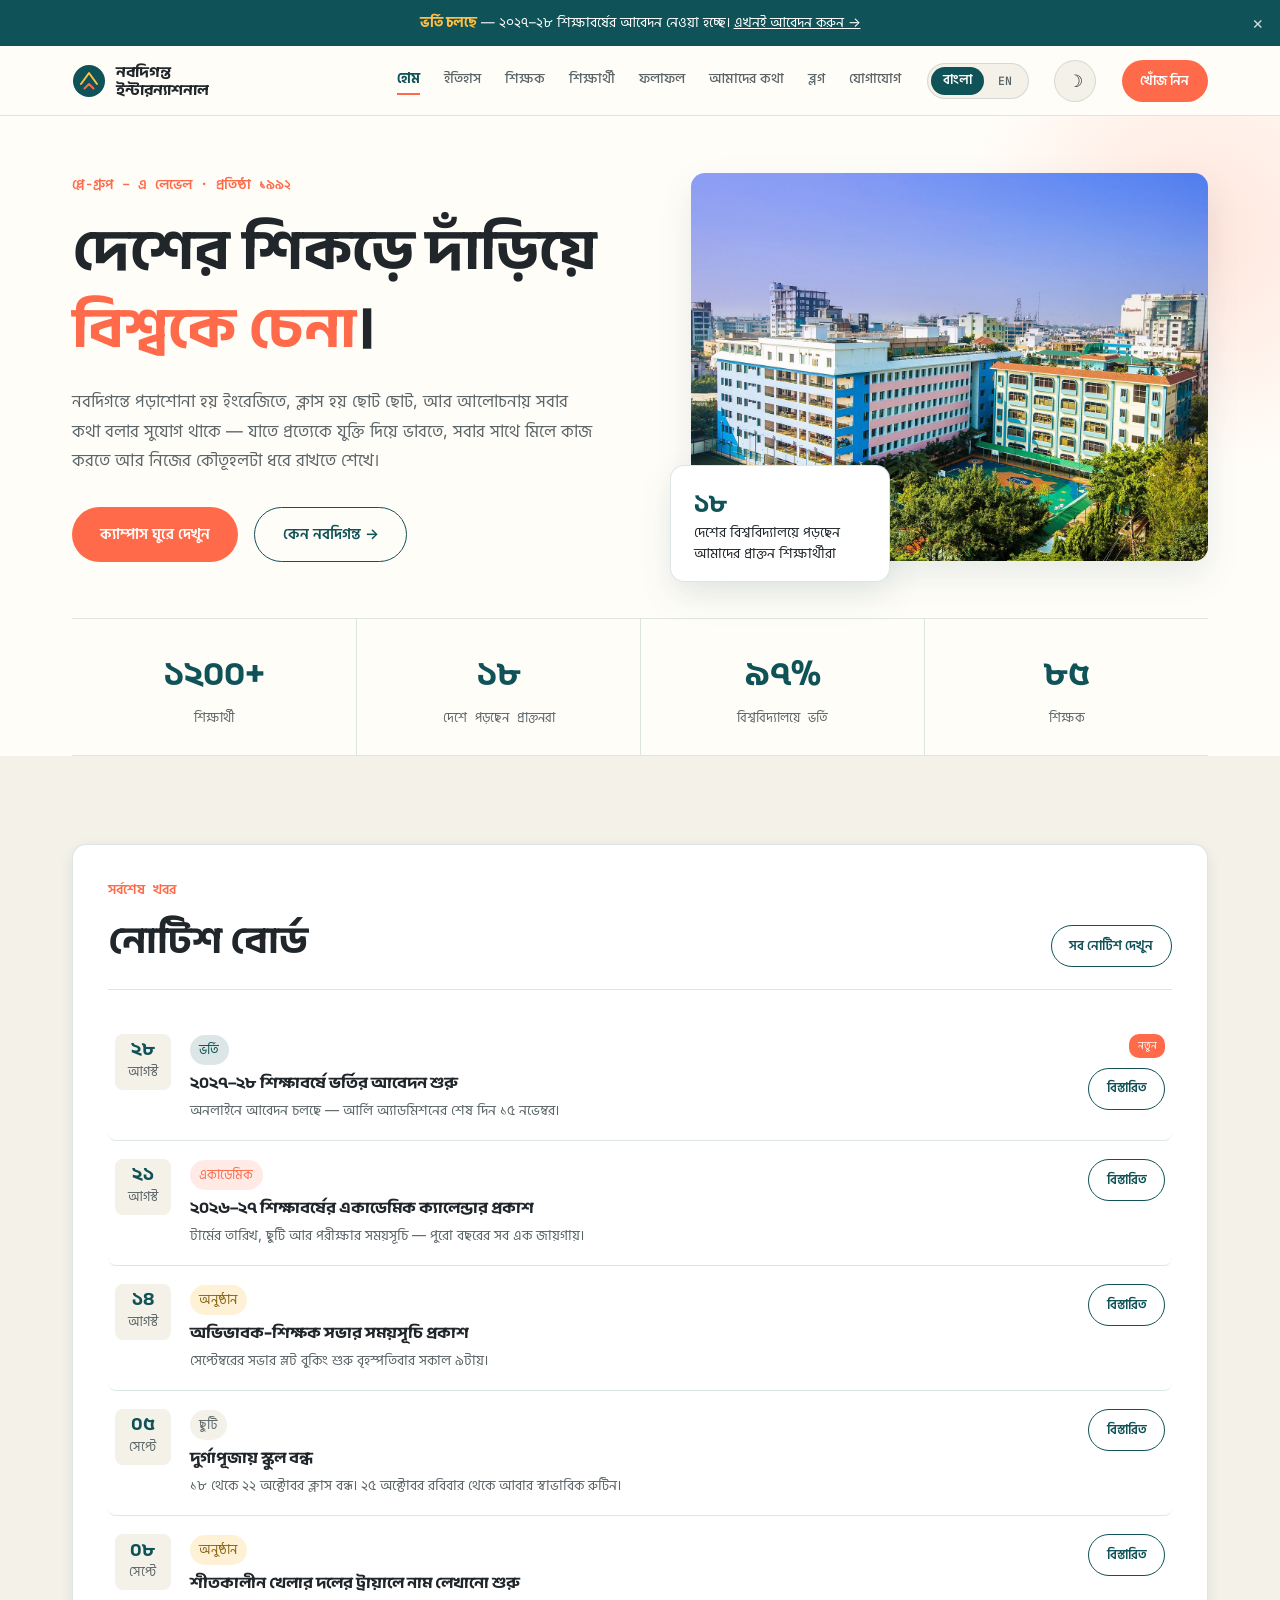
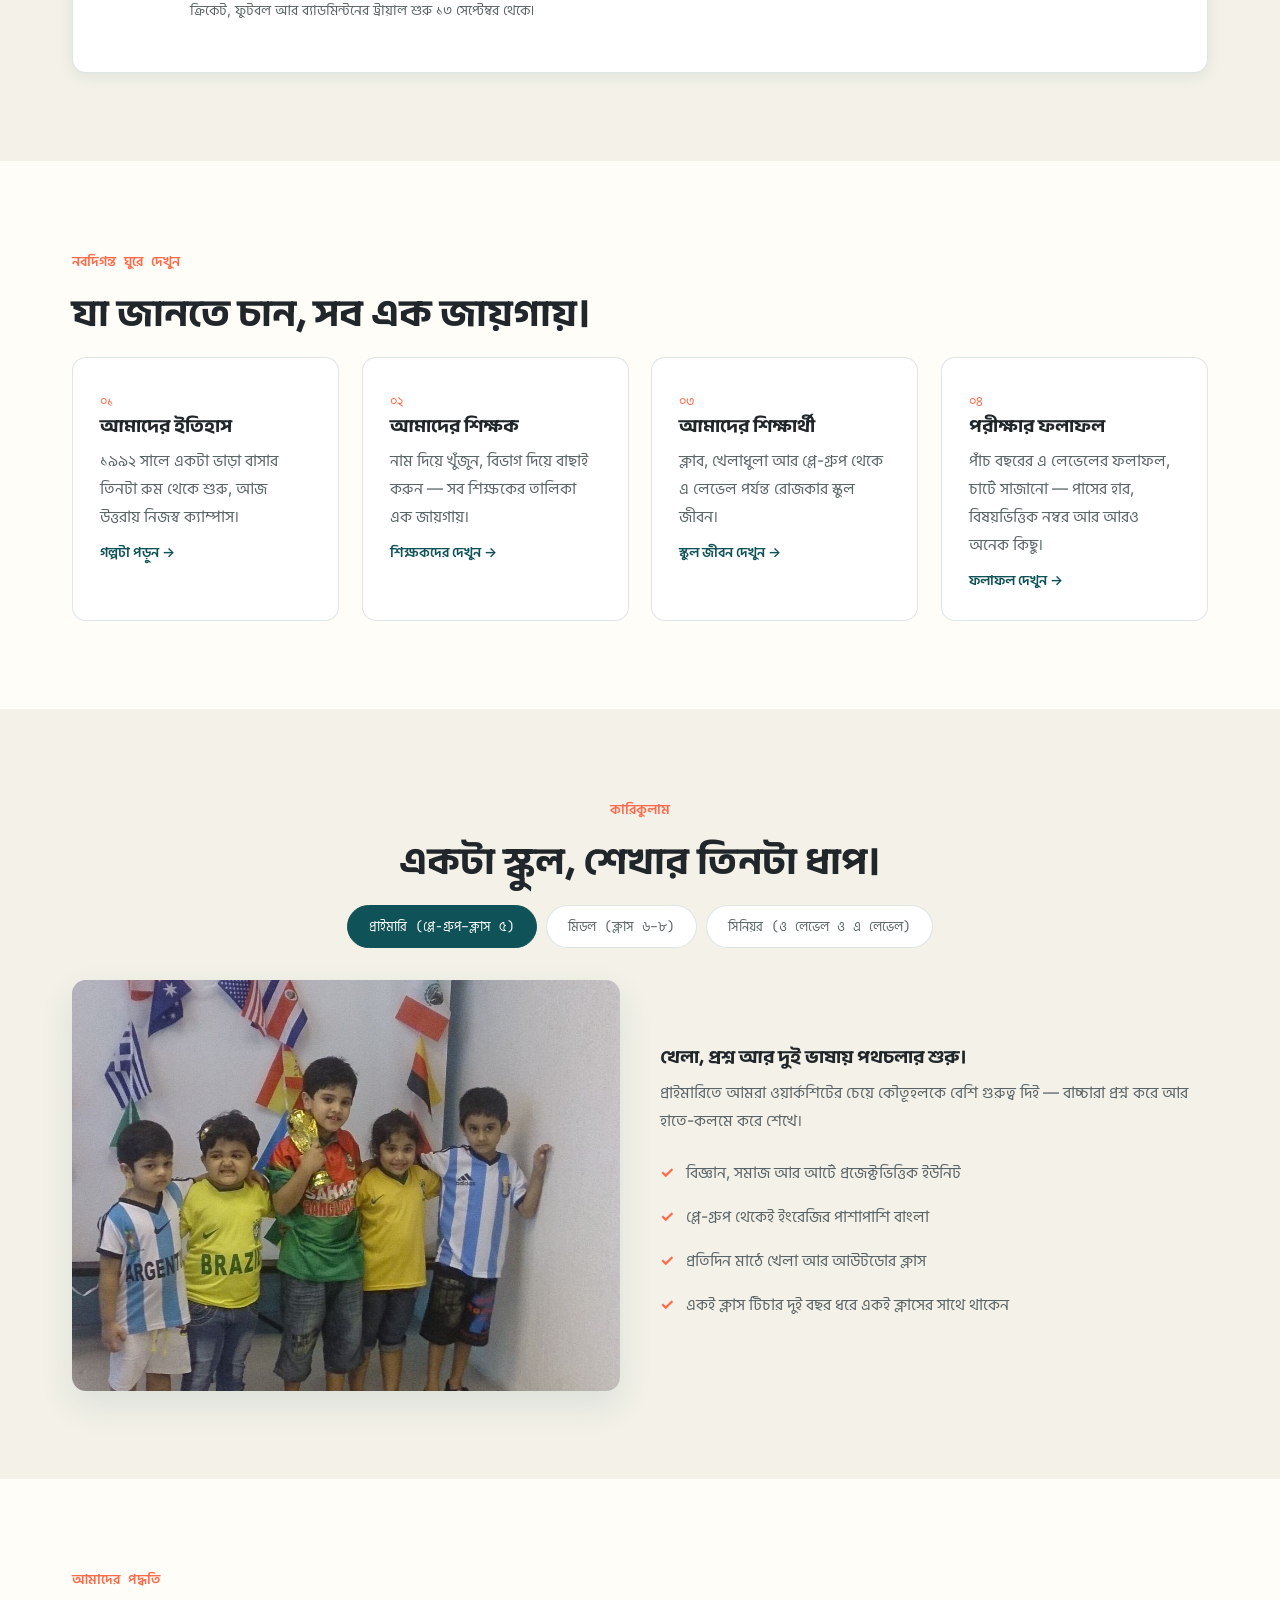
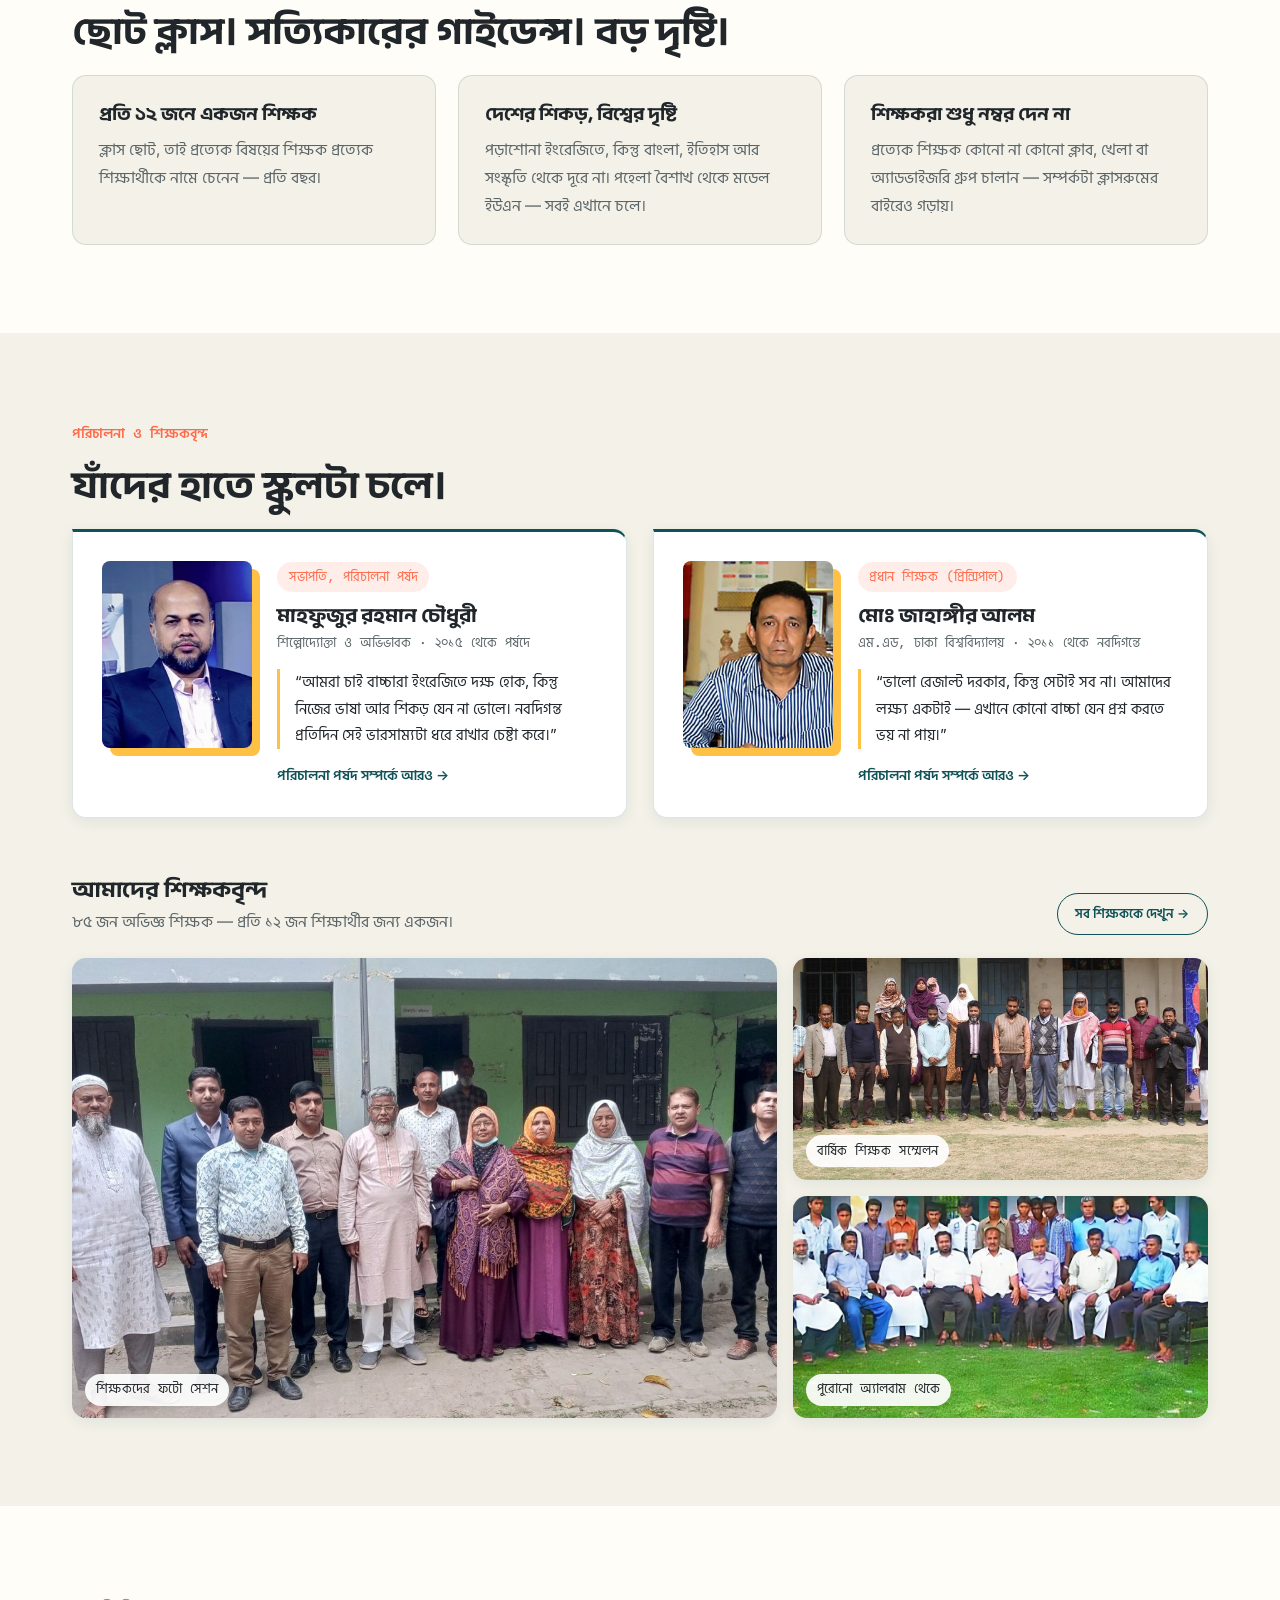
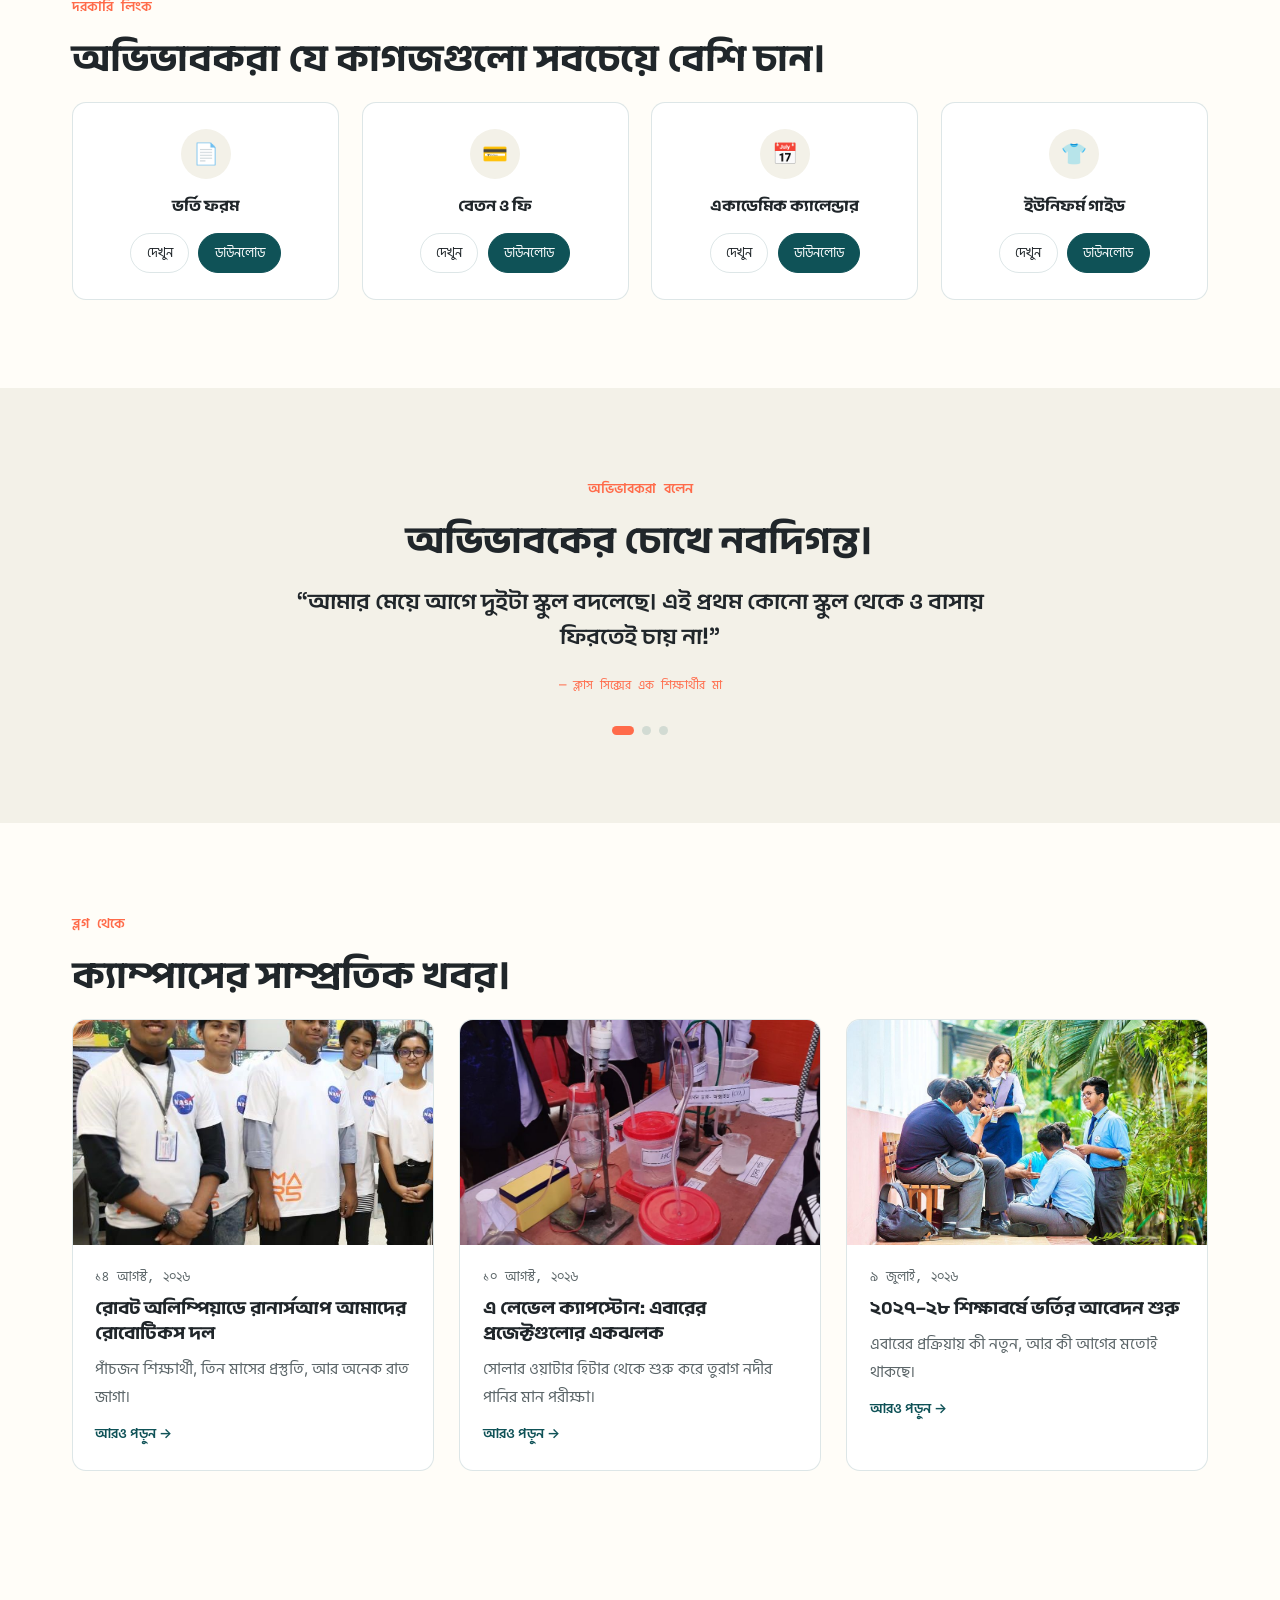
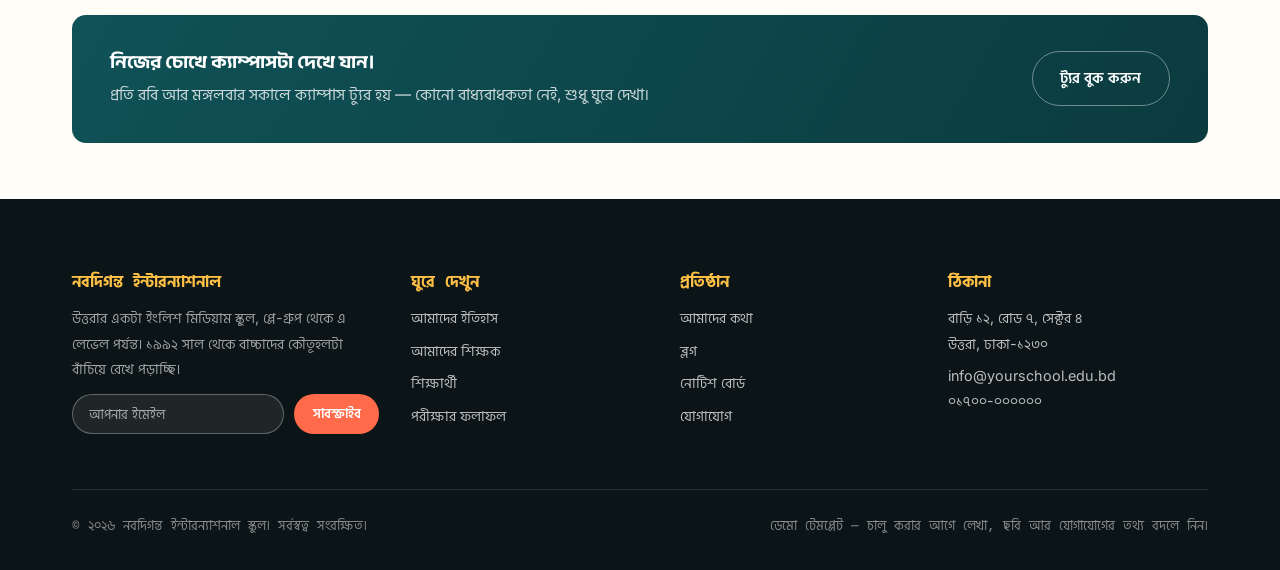
<file: index.html>
<!DOCTYPE html>
<html lang="bn">
<head>
<meta charset="UTF-8">
<meta name="viewport" content="width=device-width, initial-scale=1.0">
<script>(function(){try{var t=localStorage.getItem('nd-theme');if(t==='dark')document.documentElement.setAttribute('data-theme','dark');}catch(e){}})();</script>
<script>try{if(localStorage.getItem("site-lang")==="en"){document.documentElement.lang="en";document.documentElement.classList.add("lang-pending");}}catch(e){}</script>
<title data-en="Nobodiganta International School — Uttara, Dhaka">নবদিগন্ত ইন্টারন্যাশনাল স্কুল — উত্তরা, ঢাকা</title>
<link rel="preconnect" href="https://fonts.googleapis.com">
<link rel="preconnect" href="https://fonts.gstatic.com" crossorigin>
<link href="https://fonts.googleapis.com/css2?family=Sora:wght@600;700;800&family=Inter:wght@400;500;600&family=JetBrains+Mono:wght@500&family=Anek+Bangla:wght@600;700&family=Hind+Siliguri:wght@400;500;600&display=swap" rel="stylesheet">
<link rel="stylesheet" href="style.css">
</head>
<body>

<div class="notice-bar">
  <span data-en="&lt;strong&gt;Admissions Open&lt;/strong&gt; — applications for the 2027–28 school year are now being accepted. &lt;a href=&quot;contact.html&quot; style=&quot;text-decoration:underline;&quot;&gt;Apply Today →&lt;/a&gt;"><strong>ভর্তি চলছে</strong> — ২০২৭–২৮ শিক্ষাবর্ষের আবেদন নেওয়া হচ্ছে। <a href="contact.html" style="text-decoration:underline;">এখনই আবেদন করুন →</a></span>
  <button class="notice-close" aria-label="নোটিশ বন্ধ করুন" data-en-aria-label="Dismiss notice">&times;</button>
</div>

<header class="site-header">
  <div class="header-inner">
    <a href="index.html" class="brand">
      <svg width="34" height="34" viewBox="0 0 34 34" fill="none" xmlns="http://www.w3.org/2000/svg" aria-hidden="true">
        <circle cx="17" cy="17" r="16" fill="#0F5257"/>
        <path d="M9 20L17 9L25 20" stroke="#FFC145" stroke-width="2" stroke-linecap="round" stroke-linejoin="round"/>
        <path d="M12.5 24.5L17 20L21.5 24.5" stroke="#FF6B4A" stroke-width="2" stroke-linecap="round" stroke-linejoin="round"/>
      </svg>
      <span class="brand-name" data-en="Nobodiganta&lt;br&gt;International">নবদিগন্ত<br>ইন্টারন্যাশনাল</span>
    </a>
    <button class="nav-toggle" aria-label="মেনু খুলুন" data-en-aria-label="Toggle menu"><span></span></button>
    <nav class="main-nav">
      <a href="index.html" class="active" data-en="Home">হোম</a>
      <a href="history.html" data-en="History">ইতিহাস</a>
      <a href="teachers.html" data-en="Teachers">শিক্ষক</a>
      <a href="students.html" data-en="Students">শিক্ষার্থী</a>
      <a href="results.html" data-en="Exam Results">ফলাফল</a>
      <a href="about.html" data-en="About">আমাদের কথা</a>
      <a href="blog.html" data-en="Blog">ব্লগ</a>
      <a href="contact.html" data-en="Contact">যোগাযোগ</a>
    </nav>
    <div class="lang-switch" role="group" aria-label="ভাষা বেছে নিন / Choose language">
      <button type="button" data-lang="bn" aria-pressed="true" lang="bn">বাংলা</button>
      <button type="button" data-lang="en" aria-pressed="false" lang="en">EN</button>
    </div>
    <button class="theme-toggle" aria-label="ডার্ক মোড চালু/বন্ধ" data-en-aria-label="Toggle dark mode">
      <span class="icon-light">&#9789;</span>
      <span class="icon-dark">&#9728;</span>
    </button>
    <a href="contact.html" class="btn btn-primary btn-sm" data-en="Enquire">খোঁজ নিন</a>
  </div>
</header>

<main>

  <!-- HERO -->
  <section class="hero">
    <div class="hero-blob"></div>
    <div class="wrap hero-grid">
      <div class="reveal in-view">
        <span class="eyebrow" data-en="Playgroup – A Level &amp;middot; Est. 1992">প্লে-গ্রুপ – এ লেভেল &middot; প্রতিষ্ঠা ১৯৯২</span>
        <h1 data-en="Rooted at home, &lt;em&gt;ready for the world&lt;/em&gt;.">দেশের শিকড়ে দাঁড়িয়ে <em>বিশ্বকে চেনা</em>।</h1>
        <p class="hero-copy" data-en="At Nobodiganta, lessons are in English, classes are small, and everyone gets a say — so every student learns to reason things through, work with others, and stay curious.">নবদিগন্তে পড়াশোনা হয় ইংরেজিতে, ক্লাস হয় ছোট ছোট, আর আলোচনায় সবার কথা বলার সুযোগ থাকে — যাতে প্রত্যেকে যুক্তি দিয়ে ভাবতে, সবার সাথে মিলে কাজ করতে আর নিজের কৌতূহলটা ধরে রাখতে শেখে।</p>
        <div class="hero-actions">
          <a href="contact.html" class="btn btn-primary" data-en="Book a Campus Tour">ক্যাম্পাস ঘুরে দেখুন</a>
          <a href="about.html" class="btn btn-ghost" data-en="Why Nobodiganta →">কেন নবদিগন্ত →</a>
        </div>
      </div>
      <div class="hero-media reveal in-view">
        <img src="images/hero.jpg" alt="সবুজে ঘেরা নবদিগন্তের ক্যাম্পাস" data-en-alt="The Nobodiganta campus, surrounded by trees" width="1400" height="1050">
        <div class="hero-float-card">
          <strong data-en="18">১৮</strong>
          <span data-en="countries where our alumni are studying">দেশের বিশ্ববিদ্যালয়ে পড়ছেন আমাদের প্রাক্তন শিক্ষার্থীরা</span>
        </div>
      </div>
    </div>
    <div class="wrap">
      <div class="stats-bar">
        <div class="stat"><span class="stat-num" data-count="1200" data-suffix="+">0</span><span class="stat-label" data-en="Students Enrolled">শিক্ষার্থী</span></div>
        <div class="stat"><span class="stat-num" data-count="18">0</span><span class="stat-label" data-en="Countries Our Alumni Study In">দেশে পড়ছেন প্রাক্তনরা</span></div>
        <div class="stat"><span class="stat-num" data-count="97" data-suffix="%">0</span><span class="stat-label" data-en="University Acceptance">বিশ্ববিদ্যালয়ে ভর্তি</span></div>
        <div class="stat"><span class="stat-num" data-count="85">0</span><span class="stat-label" data-en="Faculty Members">শিক্ষক</span></div>
      </div>
    </div>
  </section>

  <!-- NOTICE BOARD -->
  <section class="section alt" id="notice-board">
    <div class="wrap">
      <div class="notice-board reveal">
        <div class="notice-board-head">
          <div>
            <span class="eyebrow" data-en="Stay Updated">সর্বশেষ খবর</span>
            <h2 data-en="Notice Board">নোটিশ বোর্ড</h2>
          </div>
          <a href="notice-details.html" class="btn btn-ghost btn-sm" data-en="View All Notices">সব নোটিশ দেখুন</a>
        </div>
        <ul class="notice-list">

          <li class="notice-item">
            <div class="notice-date"><span class="notice-day" data-en="28">২৮</span><span class="notice-month" data-en="Aug">আগস্ট</span></div>
            <div class="notice-body">
              <span class="notice-tag notice-tag-admissions" data-en="Admissions">ভর্তি</span>
              <h3 data-en="2027–28 Applications Now Open">২০২৭–২৮ শিক্ষাবর্ষে ভর্তির আবেদন শুরু</h3>
              <p data-en="The online application portal is live — early admission closes November 15.">অনলাইনে আবেদন চলছে — আর্লি অ্যাডমিশনের শেষ দিন ১৫ নভেম্বর।</p>
            </div>
            <div class="notice-actions">
              <span class="notice-new" data-en="New">নতুন</span>
              <a href="notice-details.html#admissions-open" class="btn btn-ghost btn-sm" data-en="View Details">বিস্তারিত</a>
            </div>
          </li>

          <li class="notice-item">
            <div class="notice-date"><span class="notice-day" data-en="21">২১</span><span class="notice-month" data-en="Aug">আগস্ট</span></div>
            <div class="notice-body">
              <span class="notice-tag notice-tag-academics" data-en="Academics">একাডেমিক</span>
              <h3 data-en="2026–27 Academic Calendar Published">২০২৬–২৭ শিক্ষাবর্ষের একাডেমিক ক্যালেন্ডার প্রকাশ</h3>
              <p data-en="Term dates, holidays, and exam windows for the full school year, all in one place.">টার্মের তারিখ, ছুটি আর পরীক্ষার সময়সূচি — পুরো বছরের সব এক জায়গায়।</p>
            </div>
            <div class="notice-actions">
              <a href="notice-details.html#academic-calendar" class="btn btn-ghost btn-sm" data-en="View Details">বিস্তারিত</a>
            </div>
          </li>

          <li class="notice-item">
            <div class="notice-date"><span class="notice-day" data-en="14">১৪</span><span class="notice-month" data-en="Aug">আগস্ট</span></div>
            <div class="notice-body">
              <span class="notice-tag notice-tag-events" data-en="Events">অনুষ্ঠান</span>
              <h3 data-en="Parent-Teacher Meeting Schedule Released">অভিভাবক-শিক্ষক সভার সময়সূচি প্রকাশ</h3>
              <p data-en="Booking for the September meetings opens Thursday at 9:00am.">সেপ্টেম্বরের সভার স্লট বুকিং শুরু বৃহস্পতিবার সকাল ৯টায়।</p>
            </div>
            <div class="notice-actions">
              <a href="notice-details.html#ptc-schedule" class="btn btn-ghost btn-sm" data-en="View Details">বিস্তারিত</a>
            </div>
          </li>

          <li class="notice-item">
            <div class="notice-date"><span class="notice-day" data-en="05">০৫</span><span class="notice-month" data-en="Sep">সেপ্টে</span></div>
            <div class="notice-body">
              <span class="notice-tag notice-tag-holiday" data-en="Holiday">ছুটি</span>
              <h3 data-en="School Closed for Durga Puja">দুর্গাপূজায় স্কুল বন্ধ</h3>
              <p data-en="No classes from October 18 to 22. Regular schedule resumes Sunday, October 25.">১৮ থেকে ২২ অক্টোবর ক্লাস বন্ধ। ২৫ অক্টোবর রবিবার থেকে আবার স্বাভাবিক রুটিন।</p>
            </div>
            <div class="notice-actions">
              <a href="notice-details.html#puja-holiday" class="btn btn-ghost btn-sm" data-en="View Details">বিস্তারিত</a>
            </div>
          </li>

          <li class="notice-item">
            <div class="notice-date"><span class="notice-day" data-en="08">০৮</span><span class="notice-month" data-en="Sep">সেপ্টে</span></div>
            <div class="notice-body">
              <span class="notice-tag notice-tag-events" data-en="Events">অনুষ্ঠান</span>
              <h3 data-en="Winter Sports Trial Sign-Ups Open">শীতকালীন খেলার দলের ট্রায়ালে নাম লেখানো শুরু</h3>
              <p data-en="Cricket, football, and badminton trials begin on September 13.">ক্রিকেট, ফুটবল আর ব্যাডমিন্টনের ট্রায়াল শুরু ১৩ সেপ্টেম্বর থেকে।</p>
            </div>
            <div class="notice-actions">
              <a href="notice-details.html#sports-tryouts" class="btn btn-ghost btn-sm" data-en="View Details">বিস্তারিত</a>
            </div>
          </li>

        </ul>
      </div>
    </div>
  </section>

  <!-- EXPLORE -->
  <section class="section">
    <div class="wrap">
      <span class="eyebrow" data-en="Explore Nobodiganta">নবদিগন্ত ঘুরে দেখুন</span>
      <h2 data-en="Everything you need to know, in one place.">যা জানতে চান, সব এক জায়গায়।</h2>
      <div class="card-grid reveal">
        <div class="link-card">
          <span class="card-index" data-en="01">০১</span>
          <h3 data-en="Our History">আমাদের ইতিহাস</h3>
          <p data-en="From three rented rooms in 1992 to our own campus in Uttara.">১৯৯২ সালে একটা ভাড়া বাসার তিনটা রুম থেকে শুরু, আজ উত্তরায় নিজস্ব ক্যাম্পাস।</p>
          <a class="more" href="history.html" data-en="Read the story →">গল্পটা পড়ুন →</a>
        </div>
        <div class="link-card">
          <span class="card-index" data-en="02">০২</span>
          <h3 data-en="Our Teachers">আমাদের শিক্ষক</h3>
          <p data-en="Search and filter our faculty directory across every department.">নাম দিয়ে খুঁজুন, বিভাগ দিয়ে বাছাই করুন — সব শিক্ষকের তালিকা এক জায়গায়।</p>
          <a class="more" href="teachers.html" data-en="Meet the faculty →">শিক্ষকদের দেখুন →</a>
        </div>
        <div class="link-card">
          <span class="card-index" data-en="03">০৩</span>
          <h3 data-en="Our Students">আমাদের শিক্ষার্থী</h3>
          <p data-en="Clubs, sports, and everyday school life from Playgroup to A Level.">ক্লাব, খেলাধুলা আর প্লে-গ্রুপ থেকে এ লেভেল পর্যন্ত রোজকার স্কুল জীবন।</p>
          <a class="more" href="students.html" data-en="See student life →">স্কুল জীবন দেখুন →</a>
        </div>
        <div class="link-card">
          <span class="card-index" data-en="04">০৪</span>
          <h3 data-en="Exam Results">পরীক্ষার ফলাফল</h3>
          <p data-en="Five years of A Level results, charted — pass rates, subject scores, and more.">পাঁচ বছরের এ লেভেলের ফলাফল, চার্টে সাজানো — পাসের হার, বিষয়ভিত্তিক নম্বর আর আরও অনেক কিছু।</p>
          <a class="more" href="results.html" data-en="View results →">ফলাফল দেখুন →</a>
        </div>
      </div>
    </div>
  </section>

  <!-- CURRICULUM TABS -->
  <section class="section alt">
    <div class="wrap">
      <span class="eyebrow center" data-en="Curriculum">কারিকুলাম</span>
      <h2 class="center" data-en="One school, three stages of learning.">একটা স্কুল, শেখার তিনটা ধাপ।</h2>
      <div class="tab-bar reveal">
        <button class="tab-btn active" data-tab="primary" data-en="Primary (Playgroup–Class 5)">প্রাইমারি (প্লে-গ্রুপ–ক্লাস ৫)</button>
        <button class="tab-btn" data-tab="middle" data-en="Middle (Class 6–8)">মিডল (ক্লাস ৬–৮)</button>
        <button class="tab-btn" data-tab="senior" data-en="Senior (O &amp; A Level)">সিনিয়র (ও লেভেল ও এ লেভেল)</button>
      </div>

      <div class="tab-panel active" data-tab="primary">
        <div class="tab-content reveal">
          <img src="images/primary.jpg" alt="প্রাইমারির বাচ্চারা ক্লাসরুমে, দেয়ালে নানা দেশের পতাকা" data-en-alt="Primary children in a classroom decorated with flags from around the world" width="1000" height="750" loading="lazy" style="border-radius: var(--radius); box-shadow: var(--shadow);">
          <div>
            <h3 data-en="Play, questions, and the first steps in two languages.">খেলা, প্রশ্ন আর দুই ভাষায় পথচলার শুরু।</h3>
            <p data-en="In the primary years we put curiosity ahead of worksheets — children learn by asking questions and doing things with their hands.">প্রাইমারিতে আমরা ওয়ার্কশিটের চেয়ে কৌতূহলকে বেশি গুরুত্ব দিই — বাচ্চারা প্রশ্ন করে আর হাতে-কলমে করে শেখে।</p>
            <ul>
              <li data-en="Project-based units across science, social studies, and the arts">বিজ্ঞান, সমাজ আর আর্টে প্রজেক্টভিত্তিক ইউনিট</li>
              <li data-en="Bangla alongside English from Playgroup">প্লে-গ্রুপ থেকেই ইংরেজির পাশাপাশি বাংলা</li>
              <li data-en="A daily outdoor play and learning block">প্রতিদিন মাঠে খেলা আর আউটডোর ক্লাস</li>
              <li data-en="Class teachers stay with the same class for two years">একই ক্লাস টিচার দুই বছর ধরে একই ক্লাসের সাথে থাকেন</li>
            </ul>
          </div>
        </div>
      </div>

      <div class="tab-panel" data-tab="middle">
        <div class="tab-content reveal">
          <img src="images/middle.jpg" alt="মাঠে বসে ছবি আঁকছে শিক্ষার্থীরা" data-en-alt="Students drawing together outdoors" width="1000" height="750" loading="lazy" style="border-radius: var(--radius); box-shadow: var(--shadow);">
          <div>
            <h3 data-en="Where independence starts to matter.">এখান থেকেই নিজে নিজে শেখার শুরু।</h3>
            <p data-en="Middle schoolers take on real electives, real deadlines, and their first independent research project.">মিডল স্কুলে শিক্ষার্থীরা নিজের পছন্দে ইলেকটিভ বেছে নেয়, সময়মতো কাজ জমা দিতে শেখে, আর প্রথমবার নিজের একটা রিসার্চ প্রজেক্ট করে।</p>
            <ul>
              <li data-en="Elective wheel: coding, crafts, journalism, and more each term">কোডিং, ক্রাফট, সাংবাদিকতা — প্রতি টার্মে নতুন ইলেকটিভ</li>
              <li data-en="First independent research project in Class 7">ক্লাস সেভেনে প্রথম নিজস্ব রিসার্চ প্রজেক্ট</li>
              <li data-en="Small advisory groups meet daily for goal-setting and support">প্রতিদিন অ্যাডভাইজারের সাথে ছোট গ্রুপে আলাপ</li>
              <li data-en="A study tour for every class each winter">প্রতি বছর শীতে প্রত্যেক ক্লাসের শিক্ষা সফর</li>
            </ul>
          </div>
        </div>
      </div>

      <div class="tab-panel" data-tab="senior">
        <div class="tab-content reveal">
          <img src="images/senior.jpg" alt="স্মার্ট বোর্ডের সামনে সিনিয়র শিক্ষার্থীদের ক্লাস" data-en-alt="Senior students in a class with a smart board" width="1000" height="750" loading="lazy" style="border-radius: var(--radius); box-shadow: var(--shadow);">
          <div>
            <h3 data-en="O Level, A Level — and a lot more besides.">ও লেভেল, এ লেভেল — আর তার বাইরেও অনেক কিছু।</h3>
            <p data-en="Students can sit both Cambridge and Edexcel exams, and every senior finishes with a capstone project of their own.">কেমব্রিজ আর এডেক্সেল দুই বোর্ডেই পরীক্ষা দেওয়ার সুযোগ আছে, আর প্রত্যেক সিনিয়র শেষ করে নিজের একটা ক্যাপস্টোন প্রজেক্ট দিয়ে।</p>
            <ul>
              <li data-en="Preparation for both Cambridge and Edexcel boards">কেমব্রিজ ও এডেক্সেল — দুই বোর্ডেরই প্রস্তুতি</li>
              <li data-en="Senior capstone project, presented publicly each May">মে মাসে সবার সামনে ক্যাপস্টোন প্রজেক্ট উপস্থাপন</li>
              <li data-en="University counselling for Bangladesh and abroad from Class 9">ক্লাস নাইন থেকেই দেশি-বিদেশি বিশ্ববিদ্যালয়ে ভর্তির কাউন্সেলিং</li>
              <li data-en="Dedicated SAT and IELTS preparation sessions">SAT আর IELTS প্রস্তুতির আলাদা সেশন</li>
            </ul>
          </div>
        </div>
      </div>
    </div>
  </section>

  <!-- OUR APPROACH -->
  <section class="section">
    <div class="wrap">
      <span class="eyebrow" data-en="Our Approach">আমাদের পদ্ধতি</span>
      <h2 data-en="Small classes. Real mentorship. Global outlook.">ছোট ক্লাস। সত্যিকারের গাইডেন্স। বড় দৃষ্টি।</h2>
      <div class="card-grid cols-3 reveal">
        <div class="value-card">
          <h3 data-en="12:1 student-teacher ratio">প্রতি ১২ জনে একজন শিক্ষক</h3>
          <p data-en="Small enough that every student is known by name, in every subject, every year.">ক্লাস ছোট, তাই প্রত্যেক বিষয়ের শিক্ষক প্রত্যেক শিক্ষার্থীকে নামে চেনেন — প্রতি বছর।</p>
        </div>
        <div class="value-card">
          <h3 data-en="Rooted here, looking outward">দেশের শিকড়, বিশ্বের দৃষ্টি</h3>
          <p data-en="Lessons are in English, but Bangla, history, and culture are never far away — from Pohela Boishakh to Model UN, it all happens here.">পড়াশোনা ইংরেজিতে, কিন্তু বাংলা, ইতিহাস আর সংস্কৃতি থেকে দূরে না। পহেলা বৈশাখ থেকে মডেল ইউএন — সবই এখানে চলে।</p>
        </div>
        <div class="value-card">
          <h3 data-en="Teachers who mentor, not just grade">শিক্ষকরা শুধু নম্বর দেন না</h3>
          <p data-en="Every teacher also advises, coaches, or runs a club — relationships extend past the classroom door.">প্রত্যেক শিক্ষক কোনো না কোনো ক্লাব, খেলা বা অ্যাডভাইজরি গ্রুপ চালান — সম্পর্কটা ক্লাসরুমের বাইরেও গড়ায়।</p>
        </div>
      </div>
    </div>
  </section>

  <!-- LEADERSHIP & FACULTY -->
  <section class="section alt">
    <div class="wrap">
      <span class="eyebrow" data-en="Leadership &amp; Faculty">পরিচালনা ও শিক্ষকবৃন্দ</span>
      <h2 data-en="The people who run the school.">যাঁদের হাতে স্কুলটা চলে।</h2>
      <div class="lead-grid reveal">
        <div class="lead-card">
          <img class="lead-photo" src="images/people/chairman.jpg" alt="মাহফুজুর রহমান চৌধুরী" data-en-alt="Mahfuzur Rahman Chowdhury" width="480" height="600" loading="lazy">
          <div>
            <span class="lead-role" data-en="Chairman, Board of Governors">সভাপতি, পরিচালনা পর্ষদ</span>
            <h3 data-en="Mahfuzur Rahman Chowdhury">মাহফুজুর রহমান চৌধুরী</h3>
            <span class="lead-meta" data-en="Entrepreneur and parent · on the board since 2015">শিল্পোদ্যোক্তা ও অভিভাবক · ২০১৫ থেকে পর্ষদে</span>
            <p class="lead-quote" data-en="“We want children to be fluent in English without forgetting their own language and roots. Every day, Nobodiganta works at keeping that balance.”">“আমরা চাই বাচ্চারা ইংরেজিতে দক্ষ হোক, কিন্তু নিজের ভাষা আর শিকড় যেন না ভোলে। নবদিগন্ত প্রতিদিন সেই ভারসাম্যটা ধরে রাখার চেষ্টা করে।”</p>
          <a class="more" href="about.html" data-en="More about our leadership →">পরিচালনা পর্ষদ সম্পর্কে আরও →</a>
          </div>
        </div>
        <div class="lead-card">
          <img class="lead-photo" src="images/people/principal.jpg" alt="মোঃ জাহাঙ্গীর আলম" data-en-alt="Md. Jahangir Alam" width="480" height="600" loading="lazy">
          <div>
            <span class="lead-role" data-en="Principal">প্রধান শিক্ষক (প্রিন্সিপাল)</span>
            <h3 data-en="Md. Jahangir Alam">মোঃ জাহাঙ্গীর আলম</h3>
            <span class="lead-meta" data-en="M.Ed, University of Dhaka · at Nobodiganta since 2011">এম.এড, ঢাকা বিশ্ববিদ্যালয় · ২০১১ থেকে নবদিগন্তে</span>
            <p class="lead-quote" data-en="“Good results matter, but they aren&#x27;t everything. We have one goal: no child here should ever be afraid to ask a question.”">“ভালো রেজাল্ট দরকার, কিন্তু সেটাই সব না। আমাদের লক্ষ্য একটাই — এখানে কোনো বাচ্চা যেন প্রশ্ন করতে ভয় না পায়।”</p>
          <a class="more" href="about.html" data-en="More about our leadership →">পরিচালনা পর্ষদ সম্পর্কে আরও →</a>
          </div>
        </div>
      </div>
      <div class="faculty-head">
        <div>
          <h3 data-en="Our teachers">আমাদের শিক্ষকবৃন্দ</h3>
          <p data-en="85 experienced teachers — one for every 12 students.">৮৫ জন অভিজ্ঞ শিক্ষক — প্রতি ১২ জন শিক্ষার্থীর জন্য একজন।</p>
        </div>
        <a href="teachers.html" class="btn btn-ghost btn-sm" data-en="Meet all our teachers →">সব শিক্ষককে দেখুন →</a>
      </div>
      <div class="faculty-collage reveal">
        <figure><img src="images/teachers-group.jpg" alt="শিক্ষকদের গ্রুপ ছবি" data-en-alt="Group photo of teachers" loading="lazy"><figcaption data-en="Staff photo day">শিক্ষকদের ফটো সেশন</figcaption></figure>
        <figure><img src="images/teachers-group-2.jpg" alt="মাঠে শিক্ষকরা একসাথে" data-en-alt="Teachers together on the school field" loading="lazy"><figcaption data-en="Annual staff meet">বার্ষিক শিক্ষক সম্মেলন</figcaption></figure>
        <figure><img src="images/teachers-students.jpg" alt="শিক্ষক আর শিক্ষার্থীদের পুরোনো ছবি" data-en-alt="Teachers and students, an old school photo" loading="lazy"><figcaption data-en="From our archive">পুরোনো অ্যালবাম থেকে</figcaption></figure>
      </div>
    </div>
  </section>

  <!-- QUICK DOWNLOADS -->
  <section class="section">
    <div class="wrap">
      <span class="eyebrow" data-en="Quick Links">দরকারি লিংক</span>
      <h2 data-en="Forms &amp; documents parents ask for most.">অভিভাবকরা যে কাগজগুলো সবচেয়ে বেশি চান।</h2>
      <div class="info-grid reveal">
        <div class="info-card">
          <div class="info-icon">&#128196;</div>
          <h3 data-en="Admission Form">ভর্তি ফরম</h3>
          <div class="info-actions">
            <a href="#" class="info-btn" data-en="View">দেখুন</a>
            <a href="#" class="info-btn info-btn-solid" data-en="Download">ডাউনলোড</a>
          </div>
        </div>
        <div class="info-card">
          <div class="info-icon">&#128179;</div>
          <h3 data-en="Fee Structure">বেতন ও ফি</h3>
          <div class="info-actions">
            <a href="#" class="info-btn" data-en="View">দেখুন</a>
            <a href="#" class="info-btn info-btn-solid" data-en="Download">ডাউনলোড</a>
          </div>
        </div>
        <div class="info-card">
          <div class="info-icon">&#128197;</div>
          <h3 data-en="Academic Calendar">একাডেমিক ক্যালেন্ডার</h3>
          <div class="info-actions">
            <a href="#" class="info-btn" data-en="View">দেখুন</a>
            <a href="#" class="info-btn info-btn-solid" data-en="Download">ডাউনলোড</a>
          </div>
        </div>
        <div class="info-card">
          <div class="info-icon">&#128085;</div>
          <h3 data-en="Uniform Guide">ইউনিফর্ম গাইড</h3>
          <div class="info-actions">
            <a href="#" class="info-btn" data-en="View">দেখুন</a>
            <a href="#" class="info-btn info-btn-solid" data-en="Download">ডাউনলোড</a>
          </div>
        </div>
      </div>
    </div>
  </section>

  <!-- TESTIMONIAL SLIDER -->
  <section class="section alt">
    <div class="wrap">
      <span class="eyebrow center" data-en="Families Say">অভিভাবকরা বলেন</span>
      <h2 class="center" data-en="What it's like from the other side.">অভিভাবকের চোখে নবদিগন্ত।</h2>
      <div class="testimonial-slider reveal">
        <div class="testimonial-track">
          <div class="testimonial-slides">
            <div class="testimonial-slide">
              <blockquote data-en="“My daughter switched schools twice before Nobodiganta. This is the first school she doesn't want to come home from!”">“আমার মেয়ে আগে দুইটা স্কুল বদলেছে। এই প্রথম কোনো স্কুল থেকে ও বাসায় ফিরতেই চায় না!”</blockquote>
              <cite data-en="— Mother of a Class 6 student">— ক্লাস সিক্সের এক শিক্ষার্থীর মা</cite>
            </div>
            <div class="testimonial-slide">
              <blockquote data-en="“The capstone project completely changed my son's confidence — now he stands up and talks about his own ideas.”">“ক্যাপস্টোন প্রজেক্টটা আমার ছেলের আত্মবিশ্বাস একদম বদলে দিয়েছে — এখন নিজের আইডিয়া নিয়ে ও সবার সামনে কথা বলে।”</blockquote>
              <cite data-en="— Father of an A Level student">— এ লেভেলের এক শিক্ষার্থীর বাবা</cite>
            </div>
            <div class="testimonial-slide">
              <blockquote data-en="“The kids study in English, sure — but come Boishakh, they're the most excited ones about wearing a panjabi or a sari to school.”">“বাচ্চারা ইংরেজিতে পড়ে ঠিকই, কিন্তু বৈশাখ এলে পাঞ্জাবি-শাড়ি পরে স্কুলে যাওয়ার জন্য ওরাই সবচেয়ে বেশি লাফায়।”</blockquote>
              <cite data-en="— Parent of Class 3 &amp; Class 8 students">— ক্লাস থ্রি আর এইটের দুই শিক্ষার্থীর অভিভাবক</cite>
            </div>
          </div>
        </div>
        <div class="testimonial-dots"></div>
      </div>
    </div>
  </section>

  <!-- BLOG TEASER -->
  <section class="section">
    <div class="wrap">
      <span class="eyebrow" data-en="From the Blog">ব্লগ থেকে</span>
      <h2 data-en="Recent news from campus.">ক্যাম্পাসের সাম্প্রতিক খবর।</h2>
      <div class="blog-grid reveal">
        <article class="blog-card">
          <img src="images/robotics.jpg" alt="জাতীয় রোবট অলিম্পিয়াডে আমাদের রোবোটিকস দল" data-en-alt="Our robotics team at the national Robot Olympiad" width="1000" height="800" loading="lazy">
          <div class="blog-card-body">
            <span class="blog-date" data-en="Aug 14, 2026">১৪ আগস্ট, ২০২৬</span>
            <h3 data-en="Robotics Team Finishes Runner-Up at the Robot Olympiad">রোবট অলিম্পিয়াডে রানার্সআপ আমাদের রোবোটিকস দল</h3>
            <p data-en="Five students, three months of preparation, and a lot of late nights.">পাঁচজন শিক্ষার্থী, তিন মাসের প্রস্তুতি, আর অনেক রাত জাগা।</p>
            <a class="more" href="blog.html" data-en="Read more →">আরও পড়ুন →</a>
          </div>
        </article>
        <article class="blog-card">
          <img src="images/science-fair.jpg" alt="বিজ্ঞান মেলায় শিক্ষার্থীদের তৈরি মডেল" data-en-alt="A student-built model at the science fair" width="900" height="720" loading="lazy">
          <div class="blog-card-body">
            <span class="blog-date" data-en="Aug 10, 2026">১০ আগস্ট, ২০২৬</span>
            <h3 data-en="A Level Capstones: A Preview of This Year's Projects">এ লেভেল ক্যাপস্টোন: এবারের প্রজেক্টগুলোর একঝলক</h3>
            <p data-en="From a solar water heater to testing water quality in the Turag river.">সোলার ওয়াটার হিটার থেকে শুরু করে তুরাগ নদীর পানির মান পরীক্ষা।</p>
            <a class="more" href="blog.html" data-en="Read more →">আরও পড়ুন →</a>
          </div>
        </article>
        <article class="blog-card">
          <img src="images/admissions.jpg" alt="ক্যাম্পাসে গল্পে মেতে আছে শিক্ষার্থীরা" data-en-alt="Students chatting on campus" width="1200" height="800" loading="lazy">
          <div class="blog-card-body">
            <span class="blog-date" data-en="Jul 9, 2026">৯ জুলাই, ২০২৬</span>
            <h3 data-en="Applications for 2027–28 Now Open">২০২৭–২৮ শিক্ষাবর্ষে ভর্তির আবেদন শুরু</h3>
            <p data-en="What's new in this year's process, and what stays exactly the same.">এবারের প্রক্রিয়ায় কী নতুন, আর কী আগের মতোই থাকছে।</p>
            <a class="more" href="blog.html" data-en="Read more →">আরও পড়ুন →</a>
          </div>
        </article>
      </div>
    </div>
  </section>

  <!-- CTA -->
  <section class="section tight">
    <div class="wrap">
      <div class="cta-banner reveal">
        <div>
          <h3 data-en="See the campus for yourself.">নিজের চোখে ক্যাম্পাসটা দেখে যান।</h3>
          <p data-en="Tours run every Sunday and Tuesday morning — no obligation, just a look around.">প্রতি রবি আর মঙ্গলবার সকালে ক্যাম্পাস ট্যুর হয় — কোনো বাধ্যবাধকতা নেই, শুধু ঘুরে দেখা।</p>
        </div>
        <a href="contact.html" class="btn btn-ghost-light" data-en="Book a Tour">ট্যুর বুক করুন</a>
      </div>
    </div>
  </section>

</main>

<footer class="site-footer">
  <div class="wrap">
    <div class="footer-grid">
      <div class="footer-brand">
        <h4 data-en="Nobodiganta International">নবদিগন্ত ইন্টারন্যাশনাল</h4>
        <p data-en="An English-medium school in Uttara, Dhaka, from Playgroup to A Level — keeping children curious since 1992.">উত্তরার একটা ইংলিশ মিডিয়াম স্কুল, প্লে-গ্রুপ থেকে এ লেভেল পর্যন্ত। ১৯৯২ সাল থেকে বাচ্চাদের কৌতূহলটা বাঁচিয়ে রেখে পড়াচ্ছি।</p>
        <form class="newsletter">
          <input type="email" placeholder="আপনার ইমেইল" data-en-placeholder="Your email address" required>
          <button type="submit" class="btn btn-primary btn-sm" data-en="Subscribe">সাবস্ক্রাইব</button>
        </form>
        <p class="newsletter-note form-note"></p>
      </div>
      <div>
        <h4 data-en="Explore">ঘুরে দেখুন</h4>
        <a href="history.html" data-en="Our History">আমাদের ইতিহাস</a>
        <a href="teachers.html" data-en="Our Teachers">আমাদের শিক্ষক</a>
        <a href="students.html" data-en="Our Students">শিক্ষার্থী</a>
        <a href="results.html" data-en="Exam Results">পরীক্ষার ফলাফল</a>
      </div>
      <div>
        <h4 data-en="School">প্রতিষ্ঠান</h4>
        <a href="about.html" data-en="About Us">আমাদের কথা</a>
        <a href="blog.html" data-en="Blog">ব্লগ</a>
        <a href="notice-details.html" data-en="Notice Board">নোটিশ বোর্ড</a>
        <a href="contact.html" data-en="Contact">যোগাযোগ</a>
      </div>
      <div>
        <h4 data-en="Visit">ঠিকানা</h4>
        <p data-en="House 12, Road 7, Sector 4&lt;br&gt;Uttara, Dhaka 1230">বাড়ি ১২, রোড ৭, সেক্টর ৪<br>উত্তরা, ঢাকা-১২৩০</p>
        <p data-en="info@yourschool.edu.bd&lt;br&gt;+880 1700-000000">info@yourschool.edu.bd<br>০১৭০০-০০০০০০</p>
      </div>
    </div>
    <div class="footer-bottom">
      <span data-en="© 2026 Nobodiganta International School. All rights reserved.">© ২০২৬ নবদিগন্ত ইন্টারন্যাশনাল স্কুল। সর্বস্বত্ব সংরক্ষিত।</span>
      <span data-en="Design template — replace placeholder text, photos, and contact details before publishing.">ডেমো টেমপ্লেট — চালু করার আগে লেখা, ছবি আর যোগাযোগের তথ্য বদলে নিন।</span>
    </div>
  </div>
</footer>
<button id="back-to-top" class="back-to-top" aria-label="উপরে যান" data-en-aria-label="Back to top">&#8593;</button>
<script src="script.js"></script>
</body>
</html>
</file>
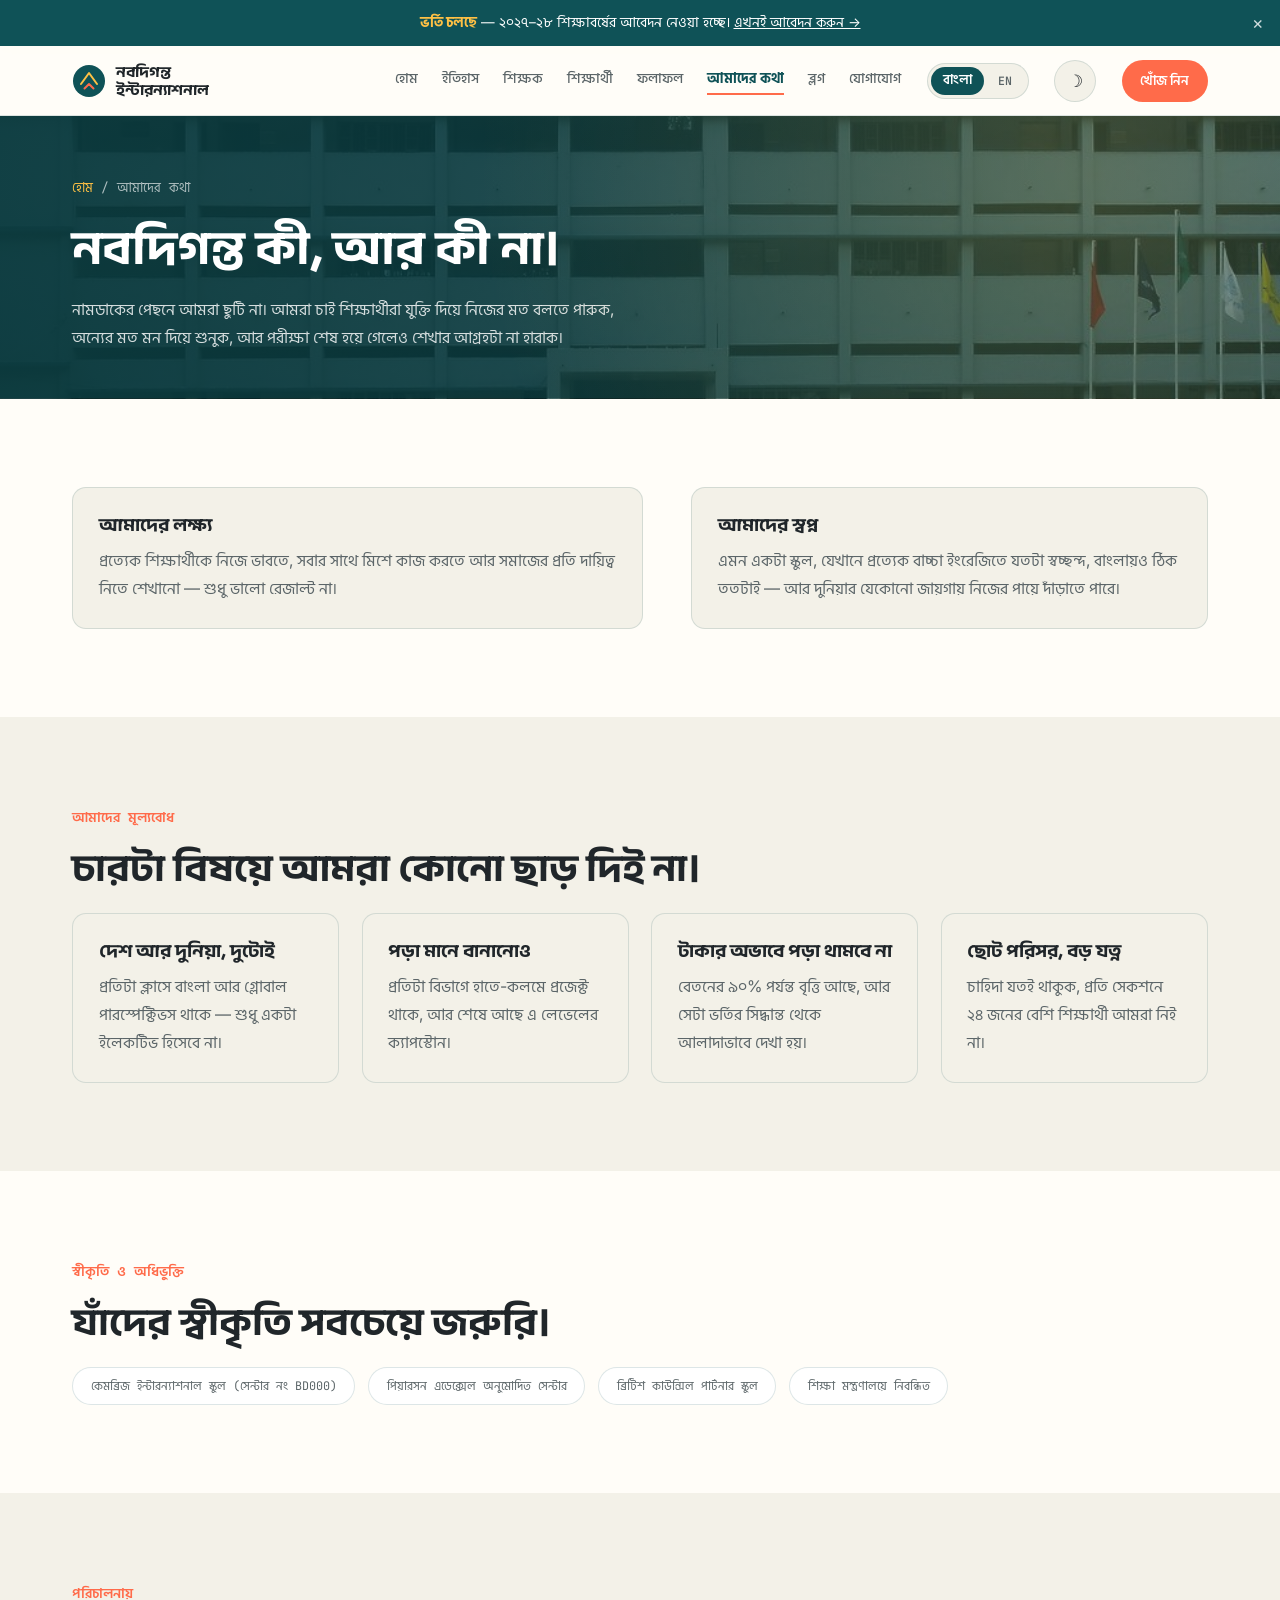
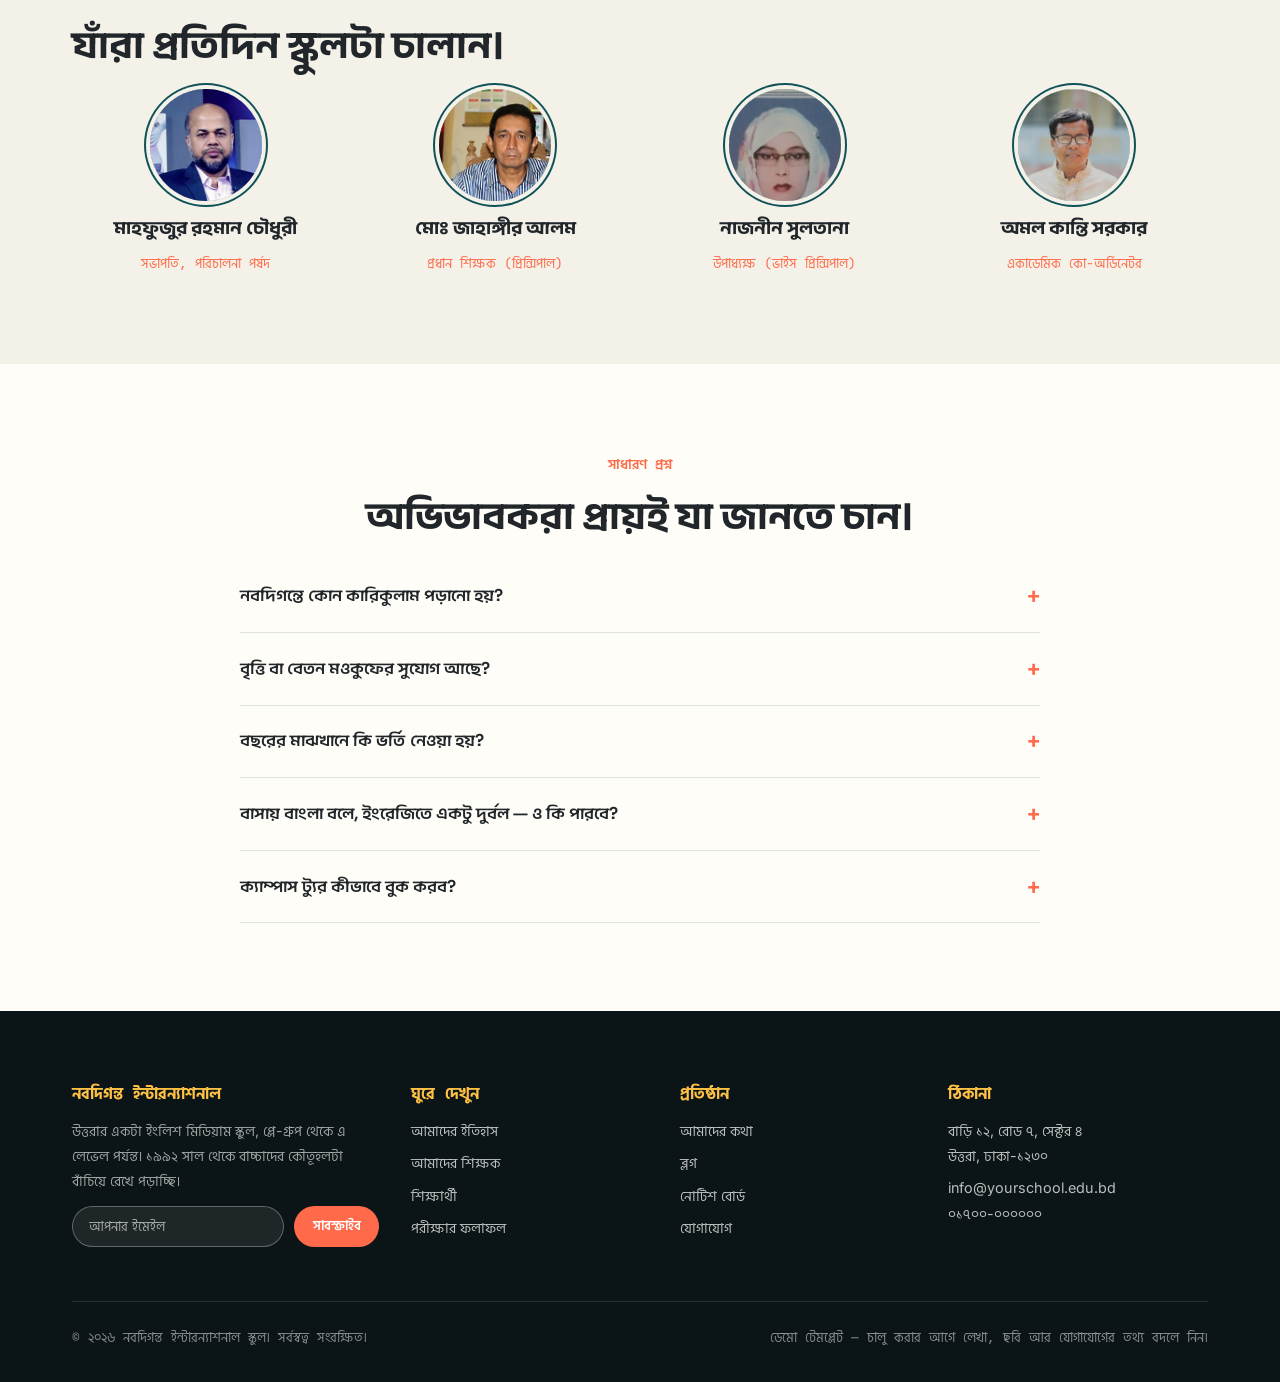
<file: about.html>
<!DOCTYPE html>
<html lang="bn">
<head>
<meta charset="UTF-8">
<meta name="viewport" content="width=device-width, initial-scale=1.0">
<script>(function(){try{var t=localStorage.getItem('nd-theme');if(t==='dark')document.documentElement.setAttribute('data-theme','dark');}catch(e){}})();</script>
<script>try{if(localStorage.getItem("site-lang")==="en"){document.documentElement.lang="en";document.documentElement.classList.add("lang-pending");}}catch(e){}</script>
<title data-en="About Us — Nobodiganta International">আমাদের কথা — নবদিগন্ত ইন্টারন্যাশনাল</title>
<link rel="preconnect" href="https://fonts.googleapis.com">
<link rel="preconnect" href="https://fonts.gstatic.com" crossorigin>
<link href="https://fonts.googleapis.com/css2?family=Sora:wght@600;700;800&family=Inter:wght@400;500;600&family=JetBrains+Mono:wght@500&family=Anek+Bangla:wght@600;700&family=Hind+Siliguri:wght@400;500;600&display=swap" rel="stylesheet">
<link rel="stylesheet" href="style.css">
</head>
<body>

<div class="notice-bar">
  <span data-en="&lt;strong&gt;Admissions Open&lt;/strong&gt; — applications for the 2027–28 school year are now being accepted. &lt;a href=&quot;contact.html&quot; style=&quot;text-decoration:underline;&quot;&gt;Apply Today →&lt;/a&gt;"><strong>ভর্তি চলছে</strong> — ২০২৭–২৮ শিক্ষাবর্ষের আবেদন নেওয়া হচ্ছে। <a href="contact.html" style="text-decoration:underline;">এখনই আবেদন করুন →</a></span>
  <button class="notice-close" aria-label="নোটিশ বন্ধ করুন" data-en-aria-label="Dismiss notice">&times;</button>
</div>

<header class="site-header">
  <div class="header-inner">
    <a href="index.html" class="brand">
      <svg width="34" height="34" viewBox="0 0 34 34" fill="none" xmlns="http://www.w3.org/2000/svg" aria-hidden="true">
        <circle cx="17" cy="17" r="16" fill="#0F5257"/>
        <path d="M9 20L17 9L25 20" stroke="#FFC145" stroke-width="2" stroke-linecap="round" stroke-linejoin="round"/>
        <path d="M12.5 24.5L17 20L21.5 24.5" stroke="#FF6B4A" stroke-width="2" stroke-linecap="round" stroke-linejoin="round"/>
      </svg>
      <span class="brand-name" data-en="Nobodiganta&lt;br&gt;International">নবদিগন্ত<br>ইন্টারন্যাশনাল</span>
    </a>
    <button class="nav-toggle" aria-label="মেনু খুলুন" data-en-aria-label="Toggle menu"><span></span></button>
    <nav class="main-nav">
      <a href="index.html" data-en="Home">হোম</a>
      <a href="history.html" data-en="History">ইতিহাস</a>
      <a href="teachers.html" data-en="Teachers">শিক্ষক</a>
      <a href="students.html" data-en="Students">শিক্ষার্থী</a>
      <a href="results.html" data-en="Exam Results">ফলাফল</a>
      <a href="about.html" class="active" data-en="About">আমাদের কথা</a>
      <a href="blog.html" data-en="Blog">ব্লগ</a>
      <a href="contact.html" data-en="Contact">যোগাযোগ</a>
    </nav>
    <div class="lang-switch" role="group" aria-label="ভাষা বেছে নিন / Choose language">
      <button type="button" data-lang="bn" aria-pressed="true" lang="bn">বাংলা</button>
      <button type="button" data-lang="en" aria-pressed="false" lang="en">EN</button>
    </div>
    <button class="theme-toggle" aria-label="ডার্ক মোড চালু/বন্ধ" data-en-aria-label="Toggle dark mode">
      <span class="icon-light">&#9789;</span>
      <span class="icon-dark">&#9728;</span>
    </button>
    <a href="contact.html" class="btn btn-primary btn-sm" data-en="Enquire">খোঁজ নিন</a>
  </div>
</header>

<main>

  <section class="page-hero has-bg" style="--hero-bg: url('images/g-campus.jpg')">
    <div class="wrap">
      <div class="breadcrumb"><a href="index.html" data-en="Home">হোম</a> / <span data-en="About">আমাদের কথা</span></div>
      <h1 data-en="What Nobodiganta is, and isn't.">নবদিগন্ত কী, আর কী না।</h1>
      <p data-en="We're not chasing a big name for its own sake. We want students who can make a case for their own view, listen to someone else's, and stay curious long after the exam is over.">নামডাকের পেছনে আমরা ছুটি না। আমরা চাই শিক্ষার্থীরা যুক্তি দিয়ে নিজের মত বলতে পারুক, অন্যের মত মন দিয়ে শুনুক, আর পরীক্ষা শেষ হয়ে গেলেও শেখার আগ্রহটা না হারাক।</p>
    </div>
  </section>

  <section class="section">
    <div class="wrap hero-grid">
      <div class="value-card reveal">
        <h3 data-en="Mission">আমাদের লক্ষ্য</h3>
        <p data-en="To teach every student to think independently, work well with others, and take responsibility for their community — not just to collect a good transcript.">প্রত্যেক শিক্ষার্থীকে নিজে ভাবতে, সবার সাথে মিশে কাজ করতে আর সমাজের প্রতি দায়িত্ব নিতে শেখানো — শুধু ভালো রেজাল্ট না।</p>
      </div>
      <div class="value-card reveal">
        <h3 data-en="Vision">আমাদের স্বপ্ন</h3>
        <p data-en="A school where every child is as at home in Bangla as in English — and can stand on their own feet anywhere in the world.">এমন একটা স্কুল, যেখানে প্রত্যেক বাচ্চা ইংরেজিতে যতটা স্বচ্ছন্দ, বাংলায়ও ঠিক ততটাই — আর দুনিয়ার যেকোনো জায়গায় নিজের পায়ে দাঁড়াতে পারে।</p>
      </div>
    </div>
  </section>

  <section class="section alt">
    <div class="wrap">
      <span class="eyebrow" data-en="Our Values">আমাদের মূল্যবোধ</span>
      <h2 data-en="Four things we won't compromise on.">চারটা বিষয়ে আমরা কোনো ছাড় দিই না।</h2>
      <div class="card-grid reveal">
        <div class="value-card">
          <h3 data-en="Home and the world, both">দেশ আর দুনিয়া, দুটোই</h3>
          <p data-en="Bangla and Global Perspectives run through every class — not as a single elective.">প্রতিটা ক্লাসে বাংলা আর গ্লোবাল পারস্পেক্টিভস থাকে — শুধু একটা ইলেকটিভ হিসেবে না।</p>
        </div>
        <div class="value-card">
          <h3 data-en="Made, not just studied">পড়া মানে বানানোও</h3>
          <p data-en="Every department includes hands-on project work, capped by a real A Level capstone.">প্রতিটা বিভাগে হাতে-কলমে প্রজেক্ট থাকে, আর শেষে আছে এ লেভেলের ক্যাপস্টোন।</p>
        </div>
        <div class="value-card">
          <h3 data-en="Money won't stop anyone">টাকার অভাবে পড়া থামবে না</h3>
          <p data-en="Scholarships can cover up to 90% of tuition, decided separately from admissions.">বেতনের ৯০% পর্যন্ত বৃত্তি আছে, আর সেটা ভর্তির সিদ্ধান্ত থেকে আলাদাভাবে দেখা হয়।</p>
        </div>
        <div class="value-card">
          <h3 data-en="Small on purpose">ছোট পরিসর, বড় যত্ন</h3>
          <p data-en="We never take more than 24 students per section, however high the demand.">চাহিদা যতই থাকুক, প্রতি সেকশনে ২৪ জনের বেশি শিক্ষার্থী আমরা নিই না।</p>
        </div>
      </div>
    </div>
  </section>

  <section class="section">
    <div class="wrap">
      <span class="eyebrow" data-en="Accreditation &amp; Affiliations">স্বীকৃতি ও অধিভুক্তি</span>
      <h2 data-en="Recognized by the organizations that matter.">যাঁদের স্বীকৃতি সবচেয়ে জরুরি।</h2>
      <div class="badge-row reveal">
        <span class="badge" data-en="Cambridge International School (Centre No. BD000)">কেমব্রিজ ইন্টারন্যাশনাল স্কুল (সেন্টার নং BD000)</span>
        <span class="badge" data-en="Pearson Edexcel Approved Centre">পিয়ারসন এডেক্সেল অনুমোদিত সেন্টার</span>
        <span class="badge" data-en="British Council Partner School">ব্রিটিশ কাউন্সিল পার্টনার স্কুল</span>
        <span class="badge" data-en="Registered with the Ministry of Education">শিক্ষা মন্ত্রণালয়ে নিবন্ধিত</span>
      </div>
    </div>
  </section>

  <section class="section alt">
    <div class="wrap">
      <span class="eyebrow" data-en="Leadership">পরিচালনায়</span>
      <h2 data-en="The people running the school day to day.">যাঁরা প্রতিদিন স্কুলটা চালান।</h2>
      <div class="leader-grid reveal">
        <div class="leader-card">
          <img class="avatar-photo" src="images/people/chairman.jpg" alt="মাহফুজুর রহমান চৌধুরী" data-en-alt="Mahfuzur Rahman Chowdhury" width="480" height="600" loading="lazy">
          <h3 data-en="Mahfuzur Rahman Chowdhury">মাহফুজুর রহমান চৌধুরী</h3>
          <span class="leader-role" data-en="Chairman, Board of Governors">সভাপতি, পরিচালনা পর্ষদ</span>
        </div>
        <div class="leader-card">
          <img class="avatar-photo" src="images/people/principal.jpg" alt="মোঃ জাহাঙ্গীর আলম" data-en-alt="Md. Jahangir Alam" width="480" height="600" loading="lazy">
          <h3 data-en="Md. Jahangir Alam">মোঃ জাহাঙ্গীর আলম</h3>
          <span class="leader-role" data-en="Principal">প্রধান শিক্ষক (প্রিন্সিপাল)</span>
        </div>
        <div class="leader-card">
          <img class="avatar-photo" src="images/people/vice-principal.jpg" alt="নাজনীন সুলতানা" data-en-alt="Nazneen Sultana" width="480" height="600" loading="lazy">
          <h3 data-en="Nazneen Sultana">নাজনীন সুলতানা</h3>
          <span class="leader-role" data-en="Vice Principal">উপাধ্যক্ষ (ভাইস প্রিন্সিপাল)</span>
        </div>
        <div class="leader-card">
          <img class="avatar-photo" src="images/people/coordinator.jpg" alt="অমল কান্তি সরকার" data-en-alt="Amal Kanti Sarkar" width="480" height="600" loading="lazy">
          <h3 data-en="Amal Kanti Sarkar">অমল কান্তি সরকার</h3>
          <span class="leader-role" data-en="Academic Coordinator">একাডেমিক কো-অর্ডিনেটর</span>
        </div>
      </div>
    </div>
  </section>

  <section class="section">
    <div class="wrap">
      <span class="eyebrow center" data-en="Common Questions">সাধারণ প্রশ্ন</span>
      <h2 class="center" data-en="Frequently asked questions.">অভিভাবকরা প্রায়ই যা জানতে চান।</h2>
      <div class="faq-list reveal">

        <div class="faq-item">
          <button class="faq-question">
            <span data-en="What curriculum does Nobodiganta follow?">নবদিগন্তে কোন কারিকুলাম পড়ানো হয়?</span>
            <span class="plus">+</span>
          </button>
          <div class="faq-answer">
            <p data-en="We follow the Cambridge Primary and Lower Secondary curriculum up to Class 8. For O Level and A Level, students can sit either Cambridge or Edexcel exams. Bangla and Bangladesh Studies are compulsory in every class.">ক্লাস এইট পর্যন্ত কেমব্রিজ প্রাইমারি ও লোয়ার সেকেন্ডারি কারিকুলাম। এরপর ও লেভেল আর এ লেভেলে কেমব্রিজ বা এডেক্সেল — যেকোনো বোর্ডে পরীক্ষা দেওয়া যায়। পাশাপাশি সব ক্লাসে বাংলা আর বাংলাদেশ স্টাডিজ বাধ্যতামূলক।</p>
          </div>
        </div>

        <div class="faq-item">
          <button class="faq-question">
            <span data-en="Are scholarships or fee waivers available?">বৃত্তি বা বেতন মওকুফের সুযোগ আছে?</span>
            <span class="plus">+</span>
          </button>
          <div class="faq-answer">
            <p data-en="Yes. Depending on a family's need, up to 90% of tuition can be waived. Admission decisions come first and scholarship applications are reviewed separately, so asking for help never affects your child's chances.">আছে। পরিবারের প্রয়োজন বুঝে বেতনের ৯০% পর্যন্ত মওকুফ হতে পারে। ভর্তির সিদ্ধান্ত হয় আগে, বৃত্তির আবেদন দেখা হয় আলাদাভাবে — তাই বৃত্তি চাইলে ভর্তির সুযোগ একটুও কমে না।</p>
          </div>
        </div>

        <div class="faq-item">
          <button class="faq-question">
            <span data-en="Do you accept students mid-year?">বছরের মাঝখানে কি ভর্তি নেওয়া হয়?</span>
            <span class="plus">+</span>
          </button>
          <div class="faq-answer">
            <p data-en="When seats are free, yes — especially from Playgroup to Class 5. Contact the admissions office directly to check whether there's a seat in your child's class.">সিট খালি থাকলে নেওয়া হয়, বিশেষ করে প্লে-গ্রুপ থেকে ক্লাস ফাইভ পর্যন্ত। আপনার বাচ্চার ক্লাসে সিট আছে কিনা জানতে সরাসরি ভর্তি অফিসে যোগাযোগ করুন।</p>
          </div>
        </div>

        <div class="faq-item">
          <button class="faq-question">
            <span data-en="My child speaks Bangla at home and is weak in English — will they cope?">বাসায় বাংলা বলে, ইংরেজিতে একটু দুর্বল — ও কি পারবে?</span>
            <span class="plus">+</span>
          </button>
          <div class="faq-answer">
            <p data-en="Absolutely. Children who need extra help with English get it inside their regular classes rather than being pulled out. Most are comfortable within a few months.">অবশ্যই পারবে। যাদের ইংরেজিতে বাড়তি সাহায্য লাগে, তাদের নিয়মিত ক্লাসের ভেতরেই সাপোর্ট দেওয়া হয় — আলাদা করে সরিয়ে নেওয়া হয় না। কয়েক মাসের মধ্যেই বেশিরভাগ বাচ্চা স্বচ্ছন্দ হয়ে যায়।</p>
          </div>
        </div>

        <div class="faq-item">
          <button class="faq-question">
            <span data-en="How do I book a campus tour?">ক্যাম্পাস ট্যুর কীভাবে বুক করব?</span>
            <span class="plus">+</span>
          </button>
          <div class="faq-answer">
            <p data-en="Tours run every Sunday and Tuesday morning during the school year. Fill in the form on our Contact page, or call the admissions office to book a time.">শিক্ষাবর্ষ চলাকালীন প্রতি রবি আর মঙ্গলবার সকালে ট্যুর হয়। যোগাযোগ পাতার ফর্মটা পূরণ করুন, বা ভর্তি অফিসে ফোন দিয়ে সময় ঠিক করে নিন।</p>
          </div>
        </div>

      </div>
    </div>
  </section>

</main>

<footer class="site-footer">
  <div class="wrap">
    <div class="footer-grid">
      <div class="footer-brand">
        <h4 data-en="Nobodiganta International">নবদিগন্ত ইন্টারন্যাশনাল</h4>
        <p data-en="An English-medium school in Uttara, Dhaka, from Playgroup to A Level — keeping children curious since 1992.">উত্তরার একটা ইংলিশ মিডিয়াম স্কুল, প্লে-গ্রুপ থেকে এ লেভেল পর্যন্ত। ১৯৯২ সাল থেকে বাচ্চাদের কৌতূহলটা বাঁচিয়ে রেখে পড়াচ্ছি।</p>
        <form class="newsletter">
          <input type="email" placeholder="আপনার ইমেইল" data-en-placeholder="Your email address" required>
          <button type="submit" class="btn btn-primary btn-sm" data-en="Subscribe">সাবস্ক্রাইব</button>
        </form>
        <p class="newsletter-note form-note"></p>
      </div>
      <div>
        <h4 data-en="Explore">ঘুরে দেখুন</h4>
        <a href="history.html" data-en="Our History">আমাদের ইতিহাস</a>
        <a href="teachers.html" data-en="Our Teachers">আমাদের শিক্ষক</a>
        <a href="students.html" data-en="Our Students">শিক্ষার্থী</a>
        <a href="results.html" data-en="Exam Results">পরীক্ষার ফলাফল</a>
      </div>
      <div>
        <h4 data-en="School">প্রতিষ্ঠান</h4>
        <a href="about.html" data-en="About Us">আমাদের কথা</a>
        <a href="blog.html" data-en="Blog">ব্লগ</a>
        <a href="notice-details.html" data-en="Notice Board">নোটিশ বোর্ড</a>
        <a href="contact.html" data-en="Contact">যোগাযোগ</a>
      </div>
      <div>
        <h4 data-en="Visit">ঠিকানা</h4>
        <p data-en="House 12, Road 7, Sector 4&lt;br&gt;Uttara, Dhaka 1230">বাড়ি ১২, রোড ৭, সেক্টর ৪<br>উত্তরা, ঢাকা-১২৩০</p>
        <p data-en="info@yourschool.edu.bd&lt;br&gt;+880 1700-000000">info@yourschool.edu.bd<br>০১৭০০-০০০০০০</p>
      </div>
    </div>
    <div class="footer-bottom">
      <span data-en="© 2026 Nobodiganta International School. All rights reserved.">© ২০২৬ নবদিগন্ত ইন্টারন্যাশনাল স্কুল। সর্বস্বত্ব সংরক্ষিত।</span>
      <span data-en="Design template — replace placeholder text, photos, and contact details before publishing.">ডেমো টেমপ্লেট — চালু করার আগে লেখা, ছবি আর যোগাযোগের তথ্য বদলে নিন।</span>
    </div>
  </div>
</footer>
<button id="back-to-top" class="back-to-top" aria-label="উপরে যান" data-en-aria-label="Back to top">&#8593;</button>
<script src="script.js"></script>
</body>
</html>
</file>
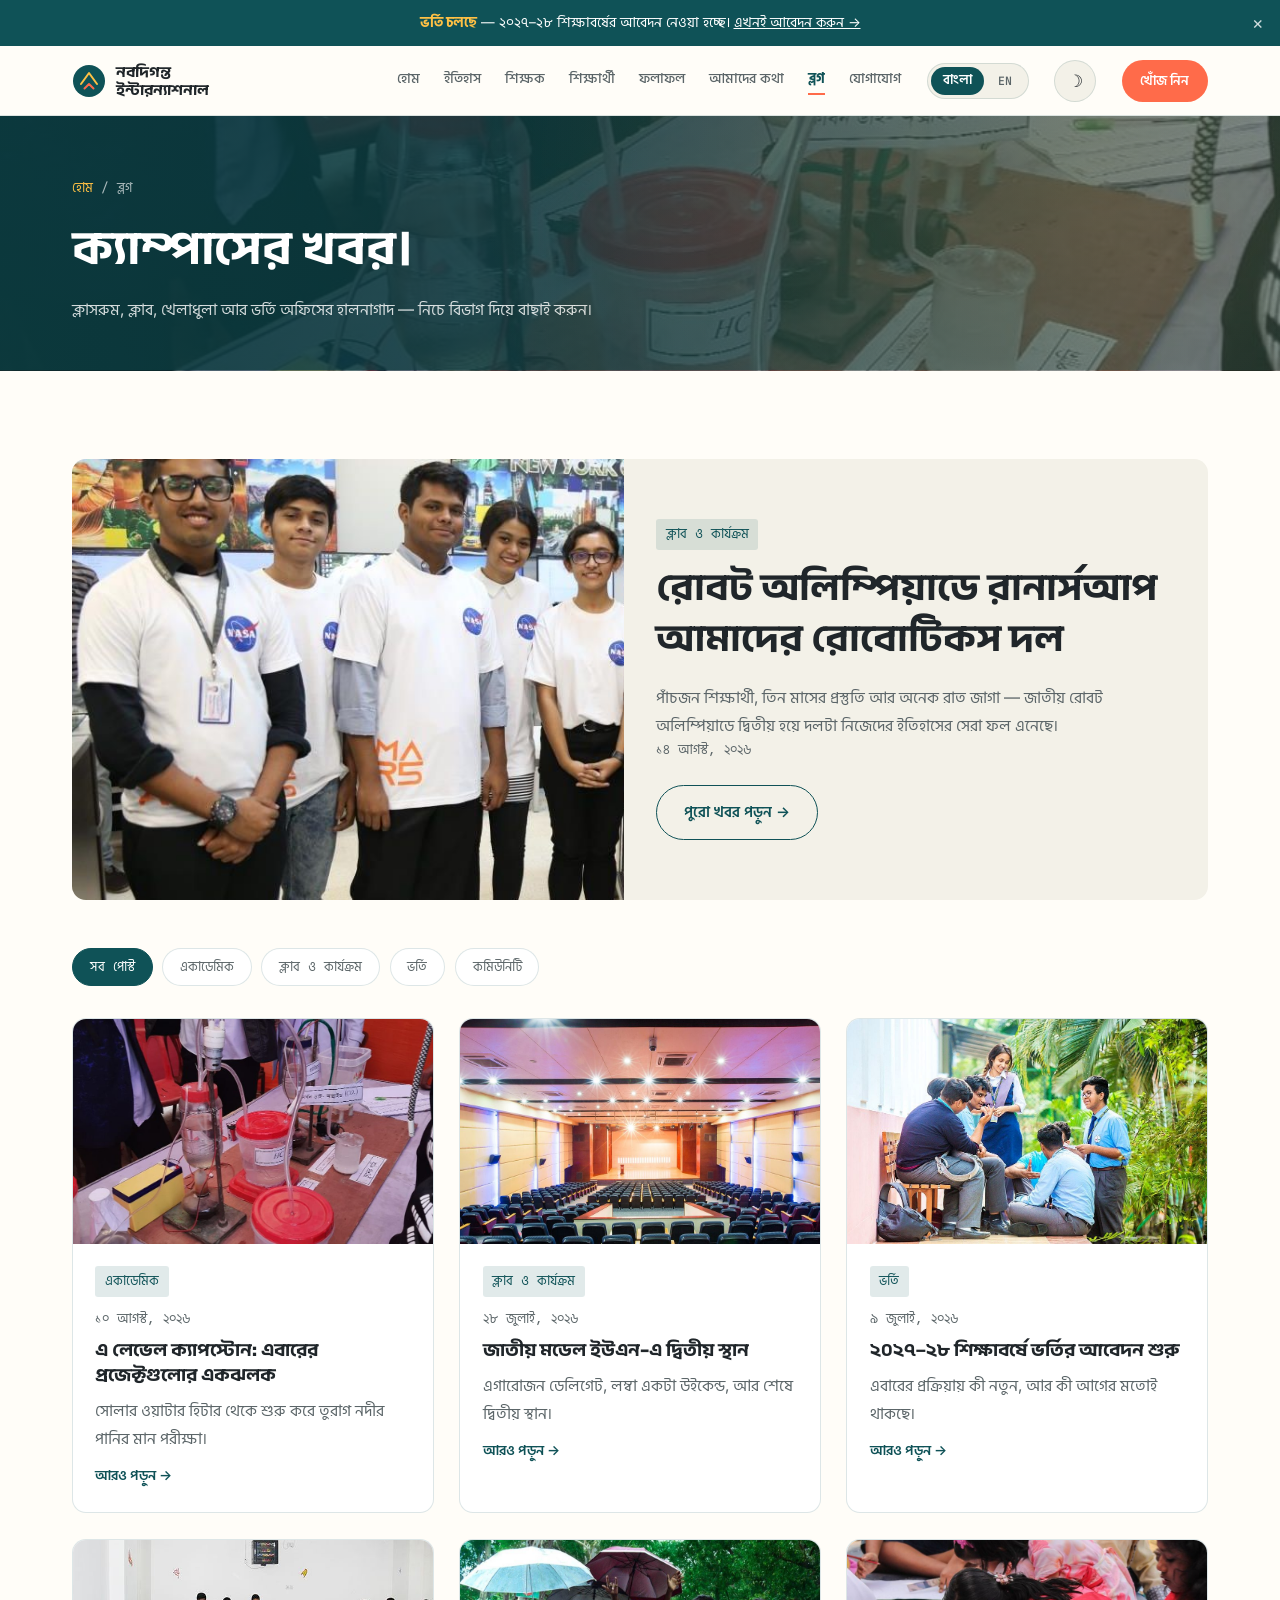
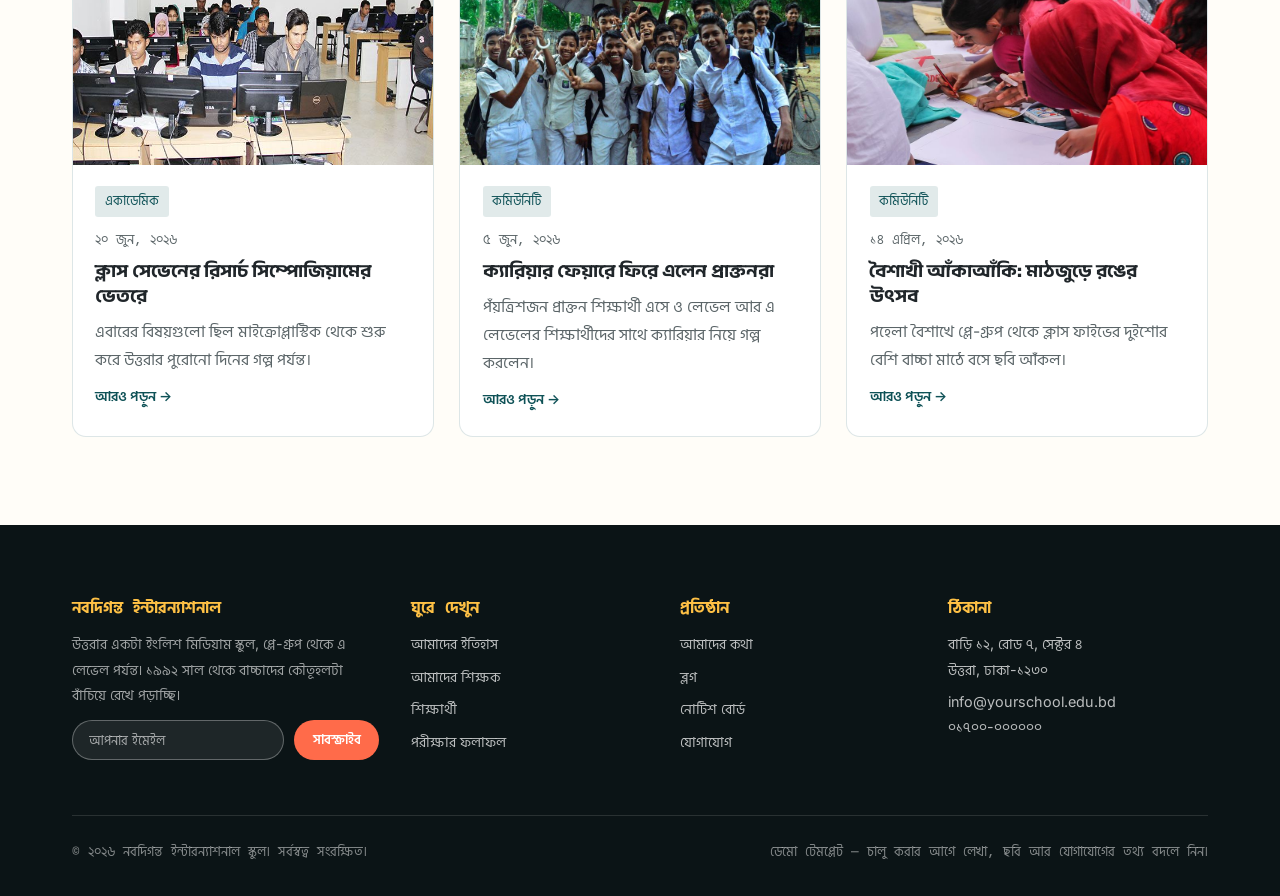
<file: blog.html>
<!DOCTYPE html>
<html lang="bn">
<head>
<meta charset="UTF-8">
<meta name="viewport" content="width=device-width, initial-scale=1.0">
<script>(function(){try{var t=localStorage.getItem('nd-theme');if(t==='dark')document.documentElement.setAttribute('data-theme','dark');}catch(e){}})();</script>
<script>try{if(localStorage.getItem("site-lang")==="en"){document.documentElement.lang="en";document.documentElement.classList.add("lang-pending");}}catch(e){}</script>
<title data-en="Blog — Nobodiganta International">ব্লগ — নবদিগন্ত ইন্টারন্যাশনাল</title>
<link rel="preconnect" href="https://fonts.googleapis.com">
<link rel="preconnect" href="https://fonts.gstatic.com" crossorigin>
<link href="https://fonts.googleapis.com/css2?family=Sora:wght@600;700;800&family=Inter:wght@400;500;600&family=JetBrains+Mono:wght@500&family=Anek+Bangla:wght@600;700&family=Hind+Siliguri:wght@400;500;600&display=swap" rel="stylesheet">
<link rel="stylesheet" href="style.css">
</head>
<body>

<div class="notice-bar">
  <span data-en="&lt;strong&gt;Admissions Open&lt;/strong&gt; — applications for the 2027–28 school year are now being accepted. &lt;a href=&quot;contact.html&quot; style=&quot;text-decoration:underline;&quot;&gt;Apply Today →&lt;/a&gt;"><strong>ভর্তি চলছে</strong> — ২০২৭–২৮ শিক্ষাবর্ষের আবেদন নেওয়া হচ্ছে। <a href="contact.html" style="text-decoration:underline;">এখনই আবেদন করুন →</a></span>
  <button class="notice-close" aria-label="নোটিশ বন্ধ করুন" data-en-aria-label="Dismiss notice">&times;</button>
</div>

<header class="site-header">
  <div class="header-inner">
    <a href="index.html" class="brand">
      <svg width="34" height="34" viewBox="0 0 34 34" fill="none" xmlns="http://www.w3.org/2000/svg" aria-hidden="true">
        <circle cx="17" cy="17" r="16" fill="#0F5257"/>
        <path d="M9 20L17 9L25 20" stroke="#FFC145" stroke-width="2" stroke-linecap="round" stroke-linejoin="round"/>
        <path d="M12.5 24.5L17 20L21.5 24.5" stroke="#FF6B4A" stroke-width="2" stroke-linecap="round" stroke-linejoin="round"/>
      </svg>
      <span class="brand-name" data-en="Nobodiganta&lt;br&gt;International">নবদিগন্ত<br>ইন্টারন্যাশনাল</span>
    </a>
    <button class="nav-toggle" aria-label="মেনু খুলুন" data-en-aria-label="Toggle menu"><span></span></button>
    <nav class="main-nav">
      <a href="index.html" data-en="Home">হোম</a>
      <a href="history.html" data-en="History">ইতিহাস</a>
      <a href="teachers.html" data-en="Teachers">শিক্ষক</a>
      <a href="students.html" data-en="Students">শিক্ষার্থী</a>
      <a href="results.html" data-en="Exam Results">ফলাফল</a>
      <a href="about.html" data-en="About">আমাদের কথা</a>
      <a href="blog.html" class="active" data-en="Blog">ব্লগ</a>
      <a href="contact.html" data-en="Contact">যোগাযোগ</a>
    </nav>
    <div class="lang-switch" role="group" aria-label="ভাষা বেছে নিন / Choose language">
      <button type="button" data-lang="bn" aria-pressed="true" lang="bn">বাংলা</button>
      <button type="button" data-lang="en" aria-pressed="false" lang="en">EN</button>
    </div>
    <button class="theme-toggle" aria-label="ডার্ক মোড চালু/বন্ধ" data-en-aria-label="Toggle dark mode">
      <span class="icon-light">&#9789;</span>
      <span class="icon-dark">&#9728;</span>
    </button>
    <a href="contact.html" class="btn btn-primary btn-sm" data-en="Enquire">খোঁজ নিন</a>
  </div>
</header>

<main>

  <section class="page-hero has-bg" style="--hero-bg: url('images/science-fair.jpg')">
    <div class="wrap">
      <div class="breadcrumb"><a href="index.html" data-en="Home">হোম</a> / <span data-en="Blog">ব্লগ</span></div>
      <h1 data-en="News from campus.">ক্যাম্পাসের খবর।</h1>
      <p data-en="Updates from classrooms, clubs, sports, and the admissions office — filter by category below.">ক্লাসরুম, ক্লাব, খেলাধুলা আর ভর্তি অফিসের হালনাগাদ — নিচে বিভাগ দিয়ে বাছাই করুন।</p>
    </div>
  </section>

  <section class="section">
    <div class="wrap">

      <div class="blog-featured reveal">
        <img src="images/robotics.jpg" alt="জাতীয় রোবট অলিম্পিয়াডে আমাদের রোবোটিকস দল" data-en-alt="Our robotics team at the national Robot Olympiad" width="1000" height="800">
        <div class="blog-body">
          <span class="blog-tag" data-en="Clubs &amp; Activities">ক্লাব ও কার্যক্রম</span>
          <h2 data-en="Robotics Team Finishes Runner-Up at the Robot Olympiad">রোবট অলিম্পিয়াডে রানার্সআপ আমাদের রোবোটিকস দল</h2>
          <p data-en="Five students, three months of preparation, and a lot of late nights — a second-place finish at the national Robot Olympiad, the team's best result ever.">পাঁচজন শিক্ষার্থী, তিন মাসের প্রস্তুতি আর অনেক রাত জাগা — জাতীয় রোবট অলিম্পিয়াডে দ্বিতীয় হয়ে দলটা নিজেদের ইতিহাসের সেরা ফল এনেছে।</p>
          <span class="blog-date" data-en="August 14, 2026">১৪ আগস্ট, ২০২৬</span>
          <a class="btn btn-ghost" href="#" style="margin-top:1rem;" data-en="Read Full Story →">পুরো খবর পড়ুন →</a>
        </div>
      </div>

      <div class="filter-bar reveal" style="margin-bottom: 2rem;">
        <button class="filter-btn active" data-blog-filter="all" data-en="All Posts">সব পোস্ট</button>
        <button class="filter-btn" data-blog-filter="academics" data-en="Academics">একাডেমিক</button>
        <button class="filter-btn" data-blog-filter="clubs" data-en="Clubs &amp; Activities">ক্লাব ও কার্যক্রম</button>
        <button class="filter-btn" data-blog-filter="admissions" data-en="Admissions">ভর্তি</button>
        <button class="filter-btn" data-blog-filter="community" data-en="Community">কমিউনিটি</button>
      </div>

      <div class="blog-grid reveal">

        <article class="blog-card" data-category="academics">
          <img src="images/science-fair.jpg" alt="বিজ্ঞান মেলায় শিক্ষার্থীদের তৈরি মডেল" data-en-alt="A student-built model at the science fair" width="900" height="720" loading="lazy">
          <div class="blog-card-body">
            <span class="blog-tag" data-en="Academics">একাডেমিক</span>
            <span class="blog-date" data-en="Aug 10, 2026">১০ আগস্ট, ২০২৬</span>
            <h3 data-en="A Level Capstones: A Preview of This Year's Projects">এ লেভেল ক্যাপস্টোন: এবারের প্রজেক্টগুলোর একঝলক</h3>
            <p data-en="From a solar water heater to testing water quality in the Turag river.">সোলার ওয়াটার হিটার থেকে শুরু করে তুরাগ নদীর পানির মান পরীক্ষা।</p>
            <a class="more" href="#" data-en="Read more →">আরও পড়ুন →</a>
          </div>
        </article>

        <article class="blog-card" data-category="clubs">
          <img src="images/auditorium.jpg" alt="স্কুলের অডিটোরিয়াম" data-en-alt="The school auditorium" width="1000" height="800" loading="lazy">
          <div class="blog-card-body">
            <span class="blog-tag" data-en="Clubs &amp; Activities">ক্লাব ও কার্যক্রম</span>
            <span class="blog-date" data-en="Jul 28, 2026">২৮ জুলাই, ২০২৬</span>
            <h3 data-en="Model UN Team Places Second at Nationals">জাতীয় মডেল ইউএন-এ দ্বিতীয় স্থান</h3>
            <p data-en="Eleven delegates, one very long weekend, and a second-place finish.">এগারোজন ডেলিগেট, লম্বা একটা উইকেন্ড, আর শেষে দ্বিতীয় স্থান।</p>
            <a class="more" href="#" data-en="Read more →">আরও পড়ুন →</a>
          </div>
        </article>

        <article class="blog-card" data-category="admissions">
          <img src="images/admissions.jpg" alt="ক্যাম্পাসে গল্পে মেতে আছে শিক্ষার্থীরা" data-en-alt="Students chatting on campus" width="1200" height="800" loading="lazy">
          <div class="blog-card-body">
            <span class="blog-tag" data-en="Admissions">ভর্তি</span>
            <span class="blog-date" data-en="Jul 9, 2026">৯ জুলাই, ২০২৬</span>
            <h3 data-en="Applications for 2027–28 Now Open">২০২৭–২৮ শিক্ষাবর্ষে ভর্তির আবেদন শুরু</h3>
            <p data-en="What's new in this year's process, and what stays exactly the same.">এবারের প্রক্রিয়ায় কী নতুন, আর কী আগের মতোই থাকছে।</p>
            <a class="more" href="#" data-en="Read more →">আরও পড়ুন →</a>
          </div>
        </article>

        <article class="blog-card" data-category="academics">
          <img src="images/ict-lab.jpg" alt="কম্পিউটার ল্যাবে শিক্ষার্থীরা" data-en-alt="Students in the computer lab" width="1200" height="800" loading="lazy">
          <div class="blog-card-body">
            <span class="blog-tag" data-en="Academics">একাডেমিক</span>
            <span class="blog-date" data-en="Jun 20, 2026">২০ জুন, ২০২৬</span>
            <h3 data-en="Inside the Class 7 Research Symposium">ক্লাস সেভেনের রিসার্চ সিম্পোজিয়ামের ভেতরে</h3>
            <p data-en="This year's topics ranged from microplastics to old stories of Uttara.">এবারের বিষয়গুলো ছিল মাইক্রোপ্লাস্টিক থেকে শুরু করে উত্তরার পুরোনো দিনের গল্প পর্যন্ত।</p>
            <a class="more" href="#" data-en="Read more →">আরও পড়ুন →</a>
          </div>
        </article>

        <article class="blog-card" data-category="community">
          <img src="images/alumni.jpg" alt="ছাতা হাতে হাসিমুখে একদল শিক্ষার্থী" data-en-alt="A smiling group of students holding umbrellas" width="1200" height="800" loading="lazy">
          <div class="blog-card-body">
            <span class="blog-tag" data-en="Community">কমিউনিটি</span>
            <span class="blog-date" data-en="Jun 5, 2026">৫ জুন, ২০২৬</span>
            <h3 data-en="Alumni Return for the Careers Fair">ক্যারিয়ার ফেয়ারে ফিরে এলেন প্রাক্তনরা</h3>
            <p data-en="Thirty-five graduates came back to talk careers with current O and A Level students.">পঁয়ত্রিশজন প্রাক্তন শিক্ষার্থী এসে ও লেভেল আর এ লেভেলের শিক্ষার্থীদের সাথে ক্যারিয়ার নিয়ে গল্প করলেন।</p>
            <a class="more" href="#" data-en="Read more →">আরও পড়ুন →</a>
          </div>
        </article>

        <article class="blog-card" data-category="community">
          <img src="images/boishakh-art.jpg" alt="পহেলা বৈশাখে মাঠে বসে ছবি আঁকছে বাচ্চারা" data-en-alt="Children drawing on the field on Pohela Boishakh" width="900" height="720" loading="lazy">
          <div class="blog-card-body">
            <span class="blog-tag" data-en="Community">কমিউনিটি</span>
            <span class="blog-date" data-en="Apr 14, 2026">১৪ এপ্রিল, ২০২৬</span>
            <h3 data-en="Boishakh Drawing Day: A Field Full of Colour">বৈশাখী আঁকাআঁকি: মাঠজুড়ে রঙের উৎসব</h3>
            <p data-en="On Pohela Boishakh, more than two hundred children from Playgroup to Class 5 sat on the field and painted.">পহেলা বৈশাখে প্লে-গ্রুপ থেকে ক্লাস ফাইভের দুইশোর বেশি বাচ্চা মাঠে বসে ছবি আঁকল।</p>
            <a class="more" href="#" data-en="Read more →">আরও পড়ুন →</a>
          </div>
        </article>

      </div>

    </div>
  </section>

</main>

<footer class="site-footer">
  <div class="wrap">
    <div class="footer-grid">
      <div class="footer-brand">
        <h4 data-en="Nobodiganta International">নবদিগন্ত ইন্টারন্যাশনাল</h4>
        <p data-en="An English-medium school in Uttara, Dhaka, from Playgroup to A Level — keeping children curious since 1992.">উত্তরার একটা ইংলিশ মিডিয়াম স্কুল, প্লে-গ্রুপ থেকে এ লেভেল পর্যন্ত। ১৯৯২ সাল থেকে বাচ্চাদের কৌতূহলটা বাঁচিয়ে রেখে পড়াচ্ছি।</p>
        <form class="newsletter">
          <input type="email" placeholder="আপনার ইমেইল" data-en-placeholder="Your email address" required>
          <button type="submit" class="btn btn-primary btn-sm" data-en="Subscribe">সাবস্ক্রাইব</button>
        </form>
        <p class="newsletter-note form-note"></p>
      </div>
      <div>
        <h4 data-en="Explore">ঘুরে দেখুন</h4>
        <a href="history.html" data-en="Our History">আমাদের ইতিহাস</a>
        <a href="teachers.html" data-en="Our Teachers">আমাদের শিক্ষক</a>
        <a href="students.html" data-en="Our Students">শিক্ষার্থী</a>
        <a href="results.html" data-en="Exam Results">পরীক্ষার ফলাফল</a>
      </div>
      <div>
        <h4 data-en="School">প্রতিষ্ঠান</h4>
        <a href="about.html" data-en="About Us">আমাদের কথা</a>
        <a href="blog.html" data-en="Blog">ব্লগ</a>
        <a href="notice-details.html" data-en="Notice Board">নোটিশ বোর্ড</a>
        <a href="contact.html" data-en="Contact">যোগাযোগ</a>
      </div>
      <div>
        <h4 data-en="Visit">ঠিকানা</h4>
        <p data-en="House 12, Road 7, Sector 4&lt;br&gt;Uttara, Dhaka 1230">বাড়ি ১২, রোড ৭, সেক্টর ৪<br>উত্তরা, ঢাকা-১২৩০</p>
        <p data-en="info@yourschool.edu.bd&lt;br&gt;+880 1700-000000">info@yourschool.edu.bd<br>০১৭০০-০০০০০০</p>
      </div>
    </div>
    <div class="footer-bottom">
      <span data-en="© 2026 Nobodiganta International School. All rights reserved.">© ২০২৬ নবদিগন্ত ইন্টারন্যাশনাল স্কুল। সর্বস্বত্ব সংরক্ষিত।</span>
      <span data-en="Design template — replace placeholder text, photos, and contact details before publishing.">ডেমো টেমপ্লেট — চালু করার আগে লেখা, ছবি আর যোগাযোগের তথ্য বদলে নিন।</span>
    </div>
  </div>
</footer>
<button id="back-to-top" class="back-to-top" aria-label="উপরে যান" data-en-aria-label="Back to top">&#8593;</button>
<script src="script.js"></script>
</body>
</html>
</file>
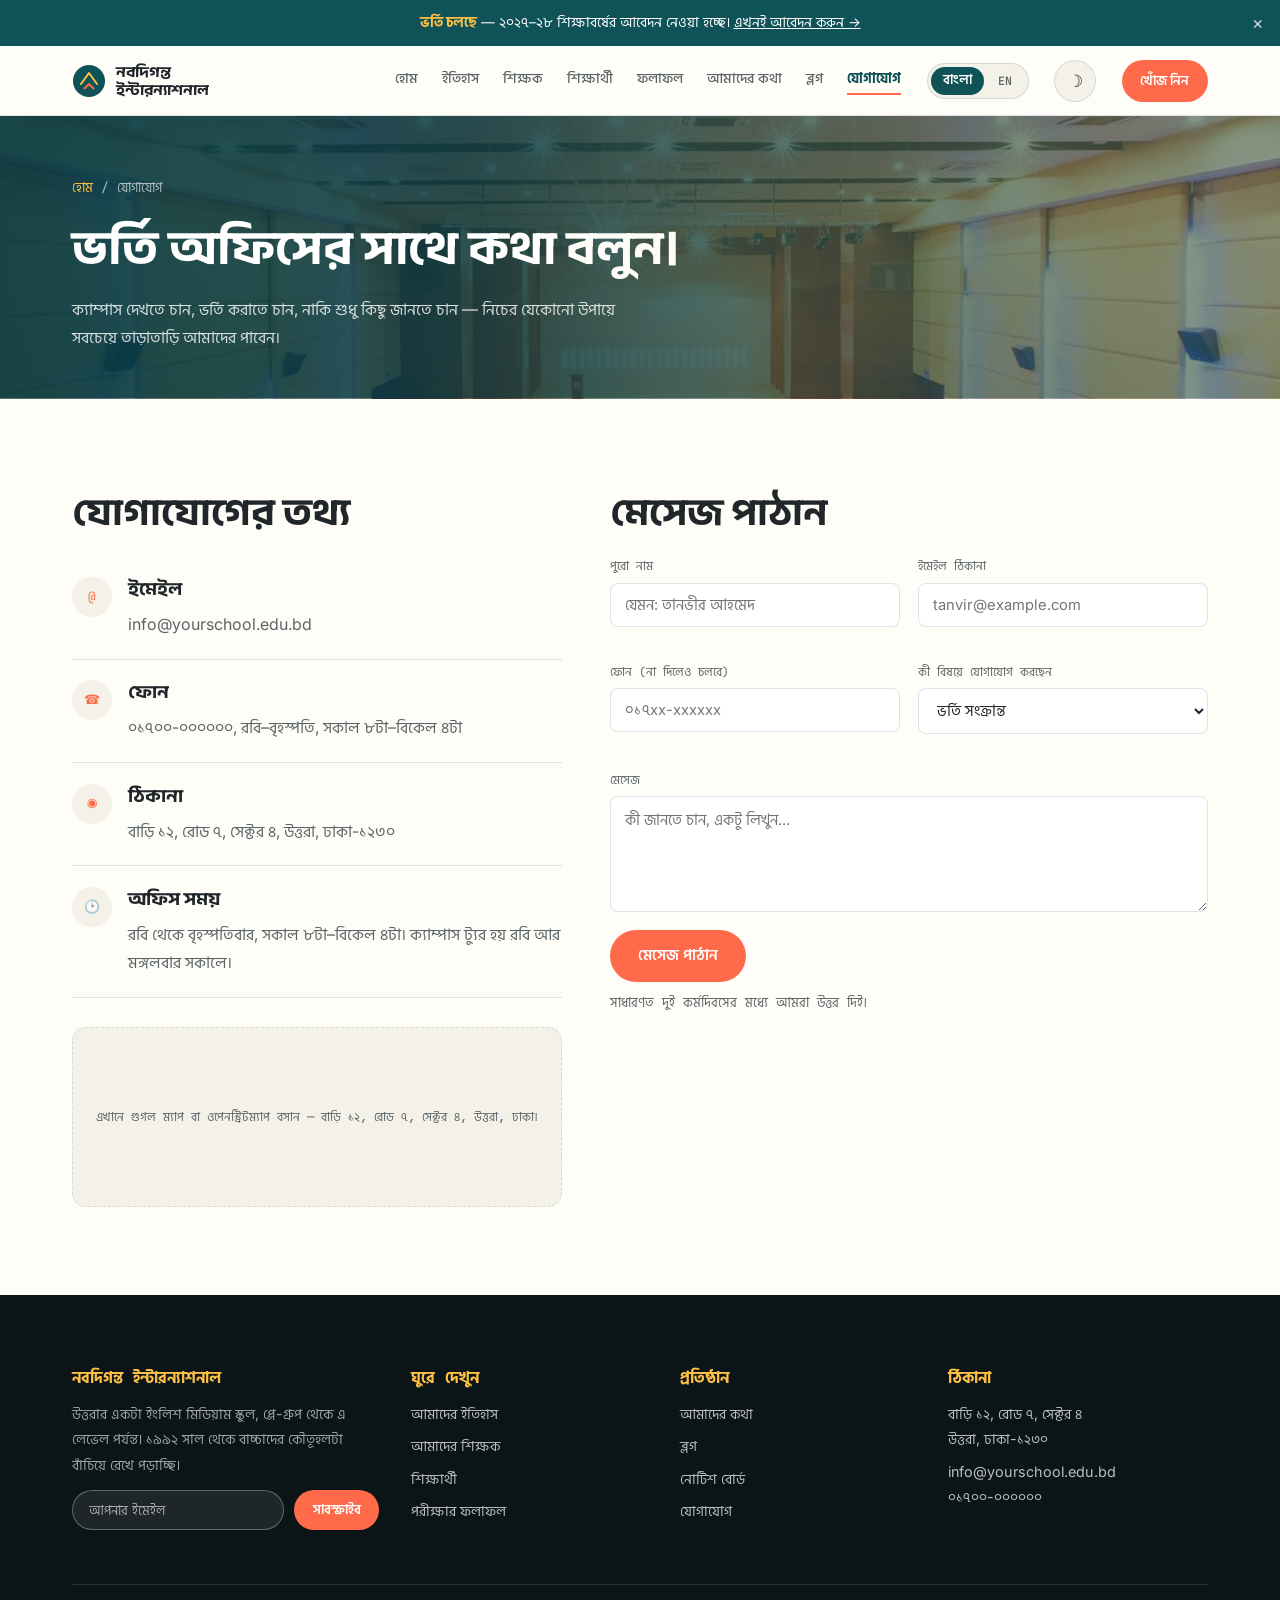
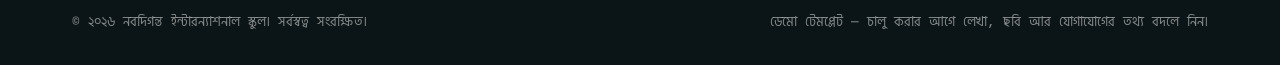
<file: contact.html>
<!DOCTYPE html>
<html lang="bn">
<head>
<meta charset="UTF-8">
<meta name="viewport" content="width=device-width, initial-scale=1.0">
<script>(function(){try{var t=localStorage.getItem('nd-theme');if(t==='dark')document.documentElement.setAttribute('data-theme','dark');}catch(e){}})();</script>
<script>try{if(localStorage.getItem("site-lang")==="en"){document.documentElement.lang="en";document.documentElement.classList.add("lang-pending");}}catch(e){}</script>
<title data-en="Contact — Nobodiganta International">যোগাযোগ — নবদিগন্ত ইন্টারন্যাশনাল</title>
<link rel="preconnect" href="https://fonts.googleapis.com">
<link rel="preconnect" href="https://fonts.gstatic.com" crossorigin>
<link href="https://fonts.googleapis.com/css2?family=Sora:wght@600;700;800&family=Inter:wght@400;500;600&family=JetBrains+Mono:wght@500&family=Anek+Bangla:wght@600;700&family=Hind+Siliguri:wght@400;500;600&display=swap" rel="stylesheet">
<link rel="stylesheet" href="style.css">
</head>
<body>

<div class="notice-bar">
  <span data-en="&lt;strong&gt;Admissions Open&lt;/strong&gt; — applications for the 2027–28 school year are now being accepted. &lt;a href=&quot;contact.html&quot; style=&quot;text-decoration:underline;&quot;&gt;Apply Today →&lt;/a&gt;"><strong>ভর্তি চলছে</strong> — ২০২৭–২৮ শিক্ষাবর্ষের আবেদন নেওয়া হচ্ছে। <a href="contact.html" style="text-decoration:underline;">এখনই আবেদন করুন →</a></span>
  <button class="notice-close" aria-label="নোটিশ বন্ধ করুন" data-en-aria-label="Dismiss notice">&times;</button>
</div>

<header class="site-header">
  <div class="header-inner">
    <a href="index.html" class="brand">
      <svg width="34" height="34" viewBox="0 0 34 34" fill="none" xmlns="http://www.w3.org/2000/svg" aria-hidden="true">
        <circle cx="17" cy="17" r="16" fill="#0F5257"/>
        <path d="M9 20L17 9L25 20" stroke="#FFC145" stroke-width="2" stroke-linecap="round" stroke-linejoin="round"/>
        <path d="M12.5 24.5L17 20L21.5 24.5" stroke="#FF6B4A" stroke-width="2" stroke-linecap="round" stroke-linejoin="round"/>
      </svg>
      <span class="brand-name" data-en="Nobodiganta&lt;br&gt;International">নবদিগন্ত<br>ইন্টারন্যাশনাল</span>
    </a>
    <button class="nav-toggle" aria-label="মেনু খুলুন" data-en-aria-label="Toggle menu"><span></span></button>
    <nav class="main-nav">
      <a href="index.html" data-en="Home">হোম</a>
      <a href="history.html" data-en="History">ইতিহাস</a>
      <a href="teachers.html" data-en="Teachers">শিক্ষক</a>
      <a href="students.html" data-en="Students">শিক্ষার্থী</a>
      <a href="results.html" data-en="Exam Results">ফলাফল</a>
      <a href="about.html" data-en="About">আমাদের কথা</a>
      <a href="blog.html" data-en="Blog">ব্লগ</a>
      <a href="contact.html" class="active" data-en="Contact">যোগাযোগ</a>
    </nav>
    <div class="lang-switch" role="group" aria-label="ভাষা বেছে নিন / Choose language">
      <button type="button" data-lang="bn" aria-pressed="true" lang="bn">বাংলা</button>
      <button type="button" data-lang="en" aria-pressed="false" lang="en">EN</button>
    </div>
    <button class="theme-toggle" aria-label="ডার্ক মোড চালু/বন্ধ" data-en-aria-label="Toggle dark mode">
      <span class="icon-light">&#9789;</span>
      <span class="icon-dark">&#9728;</span>
    </button>
    <a href="contact.html" class="btn btn-primary btn-sm" data-en="Enquire">খোঁজ নিন</a>
  </div>
</header>

<main>

  <section class="page-hero has-bg" style="--hero-bg: url('images/auditorium.jpg')">
    <div class="wrap">
      <div class="breadcrumb"><a href="index.html" data-en="Home">হোম</a> / <span data-en="Contact">যোগাযোগ</span></div>
      <h1 data-en="Talk to the admissions office.">ভর্তি অফিসের সাথে কথা বলুন।</h1>
      <p data-en="Whether you're touring, applying, or just curious — the fastest ways to reach us are below.">ক্যাম্পাস দেখতে চান, ভর্তি করাতে চান, নাকি শুধু কিছু জানতে চান — নিচের যেকোনো উপায়ে সবচেয়ে তাড়াতাড়ি আমাদের পাবেন।</p>
    </div>
  </section>

  <section class="section">
    <div class="wrap contact-grid">

      <div>
        <h2 data-en="Get in Touch">যোগাযোগের তথ্য</h2>
        <div class="contact-info-card">
          <span class="icon">@</span>
          <div>
            <h3 data-en="Email">ইমেইল</h3>
            <p>info@yourschool.edu.bd</p>
          </div>
        </div>
        <div class="contact-info-card">
          <span class="icon">&#9742;</span>
          <div>
            <h3 data-en="Phone">ফোন</h3>
            <p data-en="+880 1700-000000, Sun–Thu, 8:00am–4:00pm">০১৭০০-০০০০০০, রবি–বৃহস্পতি, সকাল ৮টা–বিকেল ৪টা</p>
          </div>
        </div>
        <div class="contact-info-card">
          <span class="icon">&#9673;</span>
          <div>
            <h3 data-en="Address">ঠিকানা</h3>
            <p data-en="House 12, Road 7, Sector 4, Uttara, Dhaka 1230">বাড়ি ১২, রোড ৭, সেক্টর ৪, উত্তরা, ঢাকা-১২৩০</p>
          </div>
        </div>
        <div class="contact-info-card">
          <span class="icon">&#128337;</span>
          <div>
            <h3 data-en="Office Hours">অফিস সময়</h3>
            <p data-en="Sunday–Thursday, 8:00am–4:00pm. Campus tours run Sunday and Tuesday mornings.">রবি থেকে বৃহস্পতিবার, সকাল ৮টা–বিকেল ৪টা। ক্যাম্পাস ট্যুর হয় রবি আর মঙ্গলবার সকালে।</p>
          </div>
        </div>

        <div class="map-box" data-en="Map embed placeholder — replace with a Google Maps or OpenStreetMap embed of House 12, Road 7, Sector 4, Uttara, Dhaka.">
          এখানে গুগল ম্যাপ বা ওপেনস্ট্রিটম্যাপ বসান — বাড়ি ১২, রোড ৭, সেক্টর ৪, উত্তরা, ঢাকা।
        </div>
      </div>

      <div>
        <h2 data-en="Send a Message">মেসেজ পাঠান</h2>
        <form class="contact-form" novalidate>
          <div class="form-grid">
            <div class="form-field">
              <label for="name" data-en="Full Name">পুরো নাম</label>
              <input type="text" id="name" name="name" placeholder="যেমন: তানভীর আহমেদ" data-en-placeholder="e.g. Tanvir Ahmed" required>
              <span class="field-error" data-en="Please enter your name.">আপনার নামটা লিখুন।</span>
            </div>
            <div class="form-field">
              <label for="email" data-en="Email Address">ইমেইল ঠিকানা</label>
              <input type="email" id="email" name="email" placeholder="tanvir@example.com" required>
              <span class="field-error" data-en="Please enter a valid email address.">সঠিক ইমেইল ঠিকানা দিন।</span>
            </div>
            <div class="form-field">
              <label for="phone" data-en="Phone (optional)">ফোন (না দিলেও চলবে)</label>
              <input type="tel" id="phone" name="phone" placeholder="০১৭xx-xxxxxx" data-en-placeholder="017xx-xxxxxx">
            </div>
            <div class="form-field">
              <label for="reason" data-en="I'm reaching out about">কী বিষয়ে যোগাযোগ করছেন</label>
              <select id="reason" name="reason">
                <option data-en="Admissions &amp; Enrollment">ভর্তি সংক্রান্ত</option>
                <option data-en="Campus Tour Request">ক্যাম্পাস ট্যুর</option>
                <option data-en="Exam Results / Registrar">পরীক্ষার ফলাফল / রেজিস্ট্রার</option>
                <option data-en="General Question">অন্য কোনো প্রশ্ন</option>
              </select>
            </div>
            <div class="form-field full">
              <label for="message" data-en="Message">মেসেজ</label>
              <textarea id="message" name="message" rows="5" placeholder="কী জানতে চান, একটু লিখুন..." data-en-placeholder="Tell us a bit about what you're looking for..." required></textarea>
              <span class="field-error" data-en="Please write a short message.">ছোট করে একটা মেসেজ লিখুন।</span>
            </div>
          </div>
          <button type="submit" class="btn btn-primary" data-en="Send Message">মেসেজ পাঠান</button>
          <p class="form-note form-status" data-en="We usually reply within two working days.">সাধারণত দুই কর্মদিবসের মধ্যে আমরা উত্তর দিই।</p>
        </form>
      </div>

    </div>
  </section>

</main>

<footer class="site-footer">
  <div class="wrap">
    <div class="footer-grid">
      <div class="footer-brand">
        <h4 data-en="Nobodiganta International">নবদিগন্ত ইন্টারন্যাশনাল</h4>
        <p data-en="An English-medium school in Uttara, Dhaka, from Playgroup to A Level — keeping children curious since 1992.">উত্তরার একটা ইংলিশ মিডিয়াম স্কুল, প্লে-গ্রুপ থেকে এ লেভেল পর্যন্ত। ১৯৯২ সাল থেকে বাচ্চাদের কৌতূহলটা বাঁচিয়ে রেখে পড়াচ্ছি।</p>
        <form class="newsletter">
          <input type="email" placeholder="আপনার ইমেইল" data-en-placeholder="Your email address" required>
          <button type="submit" class="btn btn-primary btn-sm" data-en="Subscribe">সাবস্ক্রাইব</button>
        </form>
        <p class="newsletter-note form-note"></p>
      </div>
      <div>
        <h4 data-en="Explore">ঘুরে দেখুন</h4>
        <a href="history.html" data-en="Our History">আমাদের ইতিহাস</a>
        <a href="teachers.html" data-en="Our Teachers">আমাদের শিক্ষক</a>
        <a href="students.html" data-en="Our Students">শিক্ষার্থী</a>
        <a href="results.html" data-en="Exam Results">পরীক্ষার ফলাফল</a>
      </div>
      <div>
        <h4 data-en="School">প্রতিষ্ঠান</h4>
        <a href="about.html" data-en="About Us">আমাদের কথা</a>
        <a href="blog.html" data-en="Blog">ব্লগ</a>
        <a href="notice-details.html" data-en="Notice Board">নোটিশ বোর্ড</a>
        <a href="contact.html" data-en="Contact">যোগাযোগ</a>
      </div>
      <div>
        <h4 data-en="Visit">ঠিকানা</h4>
        <p data-en="House 12, Road 7, Sector 4&lt;br&gt;Uttara, Dhaka 1230">বাড়ি ১২, রোড ৭, সেক্টর ৪<br>উত্তরা, ঢাকা-১২৩০</p>
        <p data-en="info@yourschool.edu.bd&lt;br&gt;+880 1700-000000">info@yourschool.edu.bd<br>০১৭০০-০০০০০০</p>
      </div>
    </div>
    <div class="footer-bottom">
      <span data-en="© 2026 Nobodiganta International School. All rights reserved.">© ২০২৬ নবদিগন্ত ইন্টারন্যাশনাল স্কুল। সর্বস্বত্ব সংরক্ষিত।</span>
      <span data-en="Design template — replace placeholder text, photos, and contact details before publishing.">ডেমো টেমপ্লেট — চালু করার আগে লেখা, ছবি আর যোগাযোগের তথ্য বদলে নিন।</span>
    </div>
  </div>
</footer>
<button id="back-to-top" class="back-to-top" aria-label="উপরে যান" data-en-aria-label="Back to top">&#8593;</button>
<script src="script.js"></script>
</body>
</html>
</file>
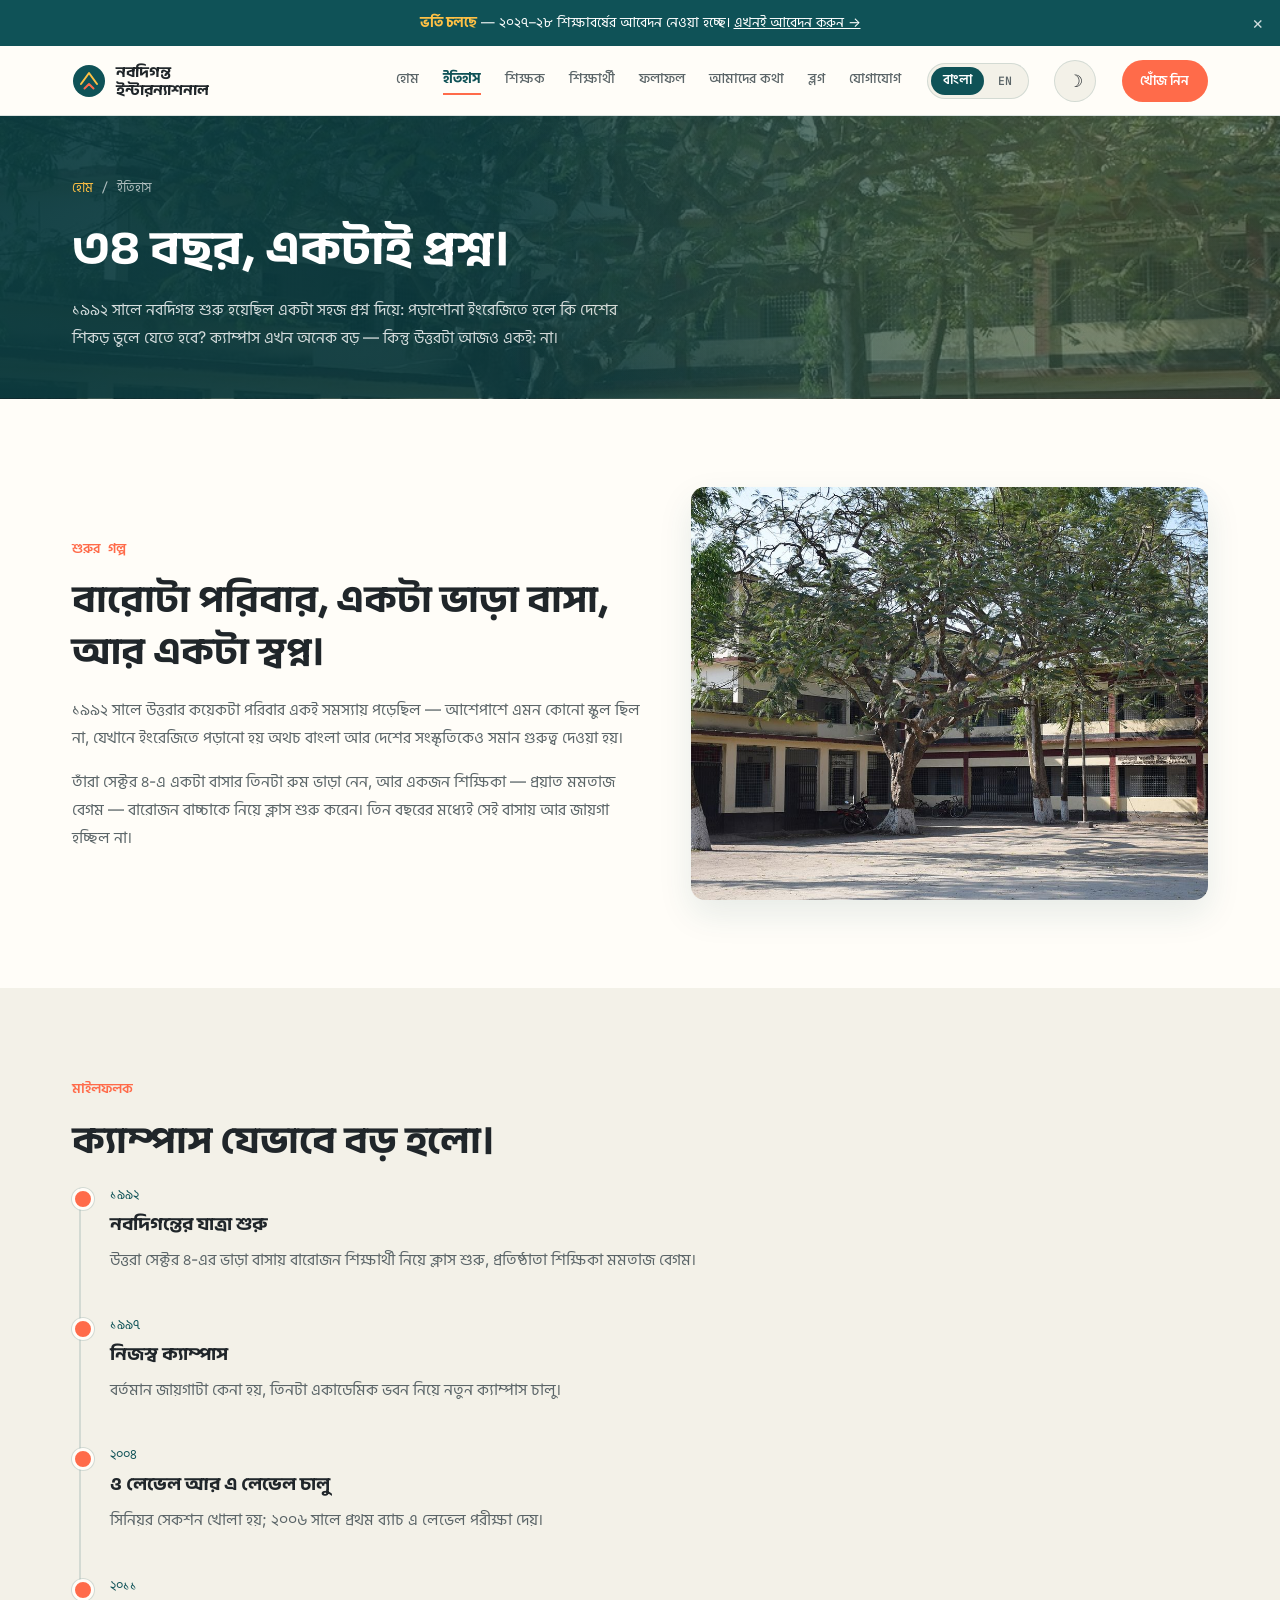
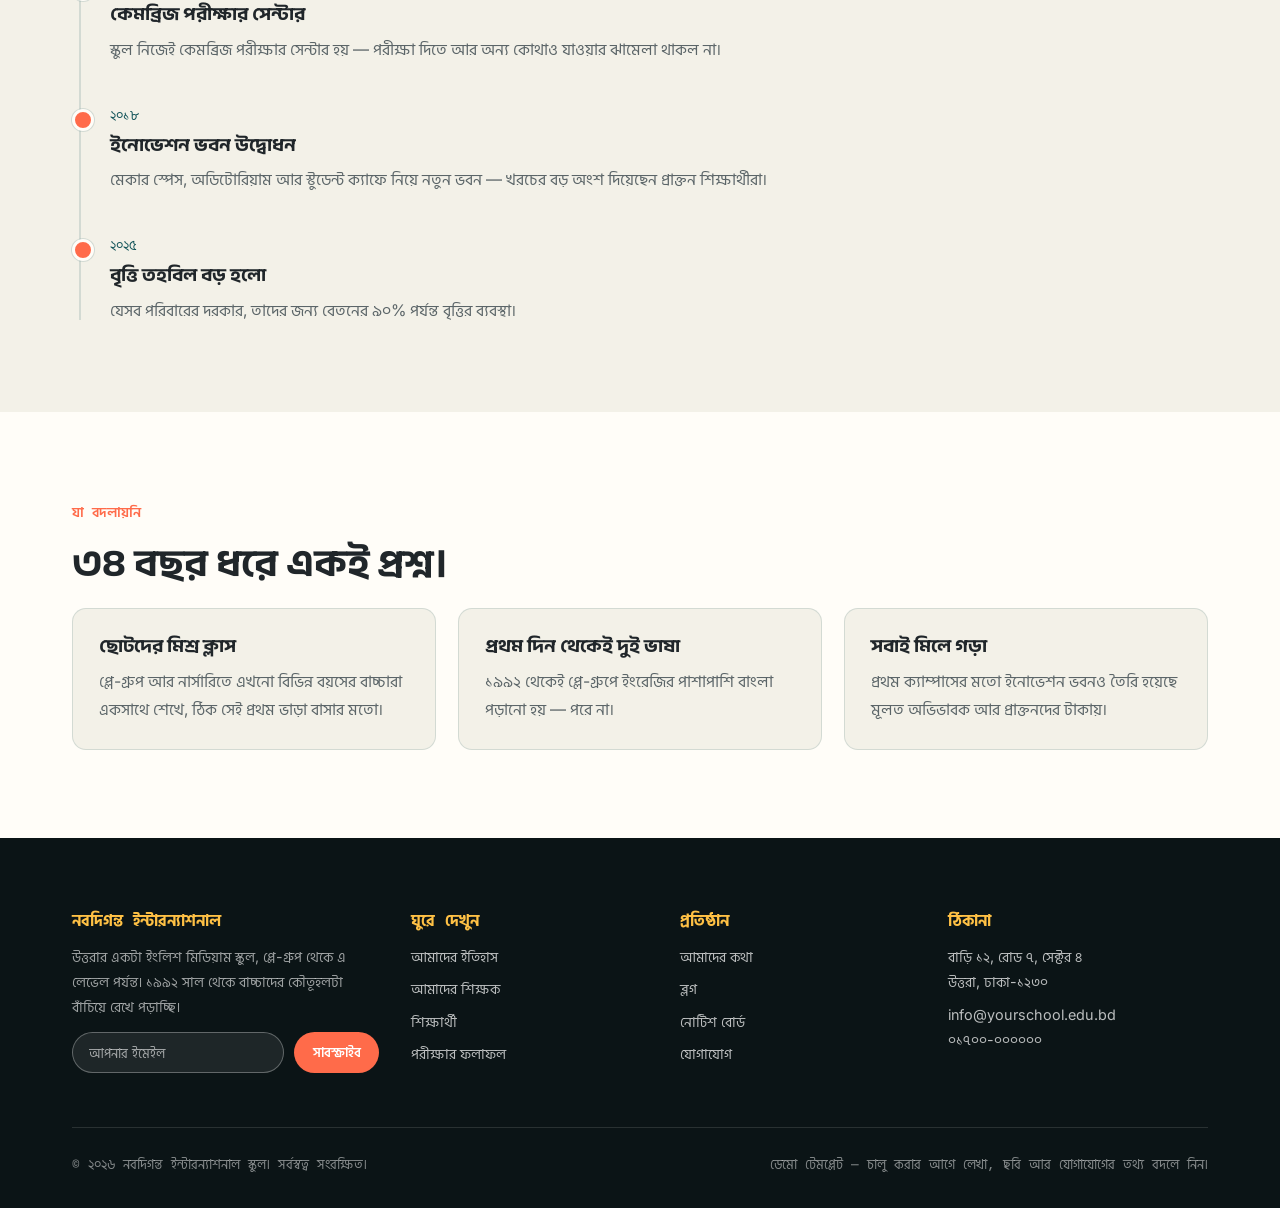
<file: history.html>
<!DOCTYPE html>
<html lang="bn">
<head>
<meta charset="UTF-8">
<meta name="viewport" content="width=device-width, initial-scale=1.0">
<script>(function(){try{var t=localStorage.getItem('nd-theme');if(t==='dark')document.documentElement.setAttribute('data-theme','dark');}catch(e){}})();</script>
<script>try{if(localStorage.getItem("site-lang")==="en"){document.documentElement.lang="en";document.documentElement.classList.add("lang-pending");}}catch(e){}</script>
<title data-en="History of the School — Nobodiganta International">আমাদের ইতিহাস — নবদিগন্ত ইন্টারন্যাশনাল</title>
<link rel="preconnect" href="https://fonts.googleapis.com">
<link rel="preconnect" href="https://fonts.gstatic.com" crossorigin>
<link href="https://fonts.googleapis.com/css2?family=Sora:wght@600;700;800&family=Inter:wght@400;500;600&family=JetBrains+Mono:wght@500&family=Anek+Bangla:wght@600;700&family=Hind+Siliguri:wght@400;500;600&display=swap" rel="stylesheet">
<link rel="stylesheet" href="style.css">
</head>
<body>

<div class="notice-bar">
  <span data-en="&lt;strong&gt;Admissions Open&lt;/strong&gt; — applications for the 2027–28 school year are now being accepted. &lt;a href=&quot;contact.html&quot; style=&quot;text-decoration:underline;&quot;&gt;Apply Today →&lt;/a&gt;"><strong>ভর্তি চলছে</strong> — ২০২৭–২৮ শিক্ষাবর্ষের আবেদন নেওয়া হচ্ছে। <a href="contact.html" style="text-decoration:underline;">এখনই আবেদন করুন →</a></span>
  <button class="notice-close" aria-label="নোটিশ বন্ধ করুন" data-en-aria-label="Dismiss notice">&times;</button>
</div>

<header class="site-header">
  <div class="header-inner">
    <a href="index.html" class="brand">
      <svg width="34" height="34" viewBox="0 0 34 34" fill="none" xmlns="http://www.w3.org/2000/svg" aria-hidden="true">
        <circle cx="17" cy="17" r="16" fill="#0F5257"/>
        <path d="M9 20L17 9L25 20" stroke="#FFC145" stroke-width="2" stroke-linecap="round" stroke-linejoin="round"/>
        <path d="M12.5 24.5L17 20L21.5 24.5" stroke="#FF6B4A" stroke-width="2" stroke-linecap="round" stroke-linejoin="round"/>
      </svg>
      <span class="brand-name" data-en="Nobodiganta&lt;br&gt;International">নবদিগন্ত<br>ইন্টারন্যাশনাল</span>
    </a>
    <button class="nav-toggle" aria-label="মেনু খুলুন" data-en-aria-label="Toggle menu"><span></span></button>
    <nav class="main-nav">
      <a href="index.html" data-en="Home">হোম</a>
      <a href="history.html" class="active" data-en="History">ইতিহাস</a>
      <a href="teachers.html" data-en="Teachers">শিক্ষক</a>
      <a href="students.html" data-en="Students">শিক্ষার্থী</a>
      <a href="results.html" data-en="Exam Results">ফলাফল</a>
      <a href="about.html" data-en="About">আমাদের কথা</a>
      <a href="blog.html" data-en="Blog">ব্লগ</a>
      <a href="contact.html" data-en="Contact">যোগাযোগ</a>
    </nav>
    <div class="lang-switch" role="group" aria-label="ভাষা বেছে নিন / Choose language">
      <button type="button" data-lang="bn" aria-pressed="true" lang="bn">বাংলা</button>
      <button type="button" data-lang="en" aria-pressed="false" lang="en">EN</button>
    </div>
    <button class="theme-toggle" aria-label="ডার্ক মোড চালু/বন্ধ" data-en-aria-label="Toggle dark mode">
      <span class="icon-light">&#9789;</span>
      <span class="icon-dark">&#9728;</span>
    </button>
    <a href="contact.html" class="btn btn-primary btn-sm" data-en="Enquire">খোঁজ নিন</a>
  </div>
</header>

<main>

  <section class="page-hero has-bg" style="--hero-bg: url('images/history.jpg')">
    <div class="wrap">
      <div class="breadcrumb"><a href="index.html" data-en="Home">হোম</a> / <span data-en="History">ইতিহাস</span></div>
      <h1 data-en="Thirty-four years, one guiding question.">৩৪ বছর, একটাই প্রশ্ন।</h1>
      <p data-en="Nobodiganta opened in 1992 with a simple question: if children study in English, do they have to lose their roots? The campus has grown a great deal since — the answer is still no.">১৯৯২ সালে নবদিগন্ত শুরু হয়েছিল একটা সহজ প্রশ্ন দিয়ে: পড়াশোনা ইংরেজিতে হলে কি দেশের শিকড় ভুলে যেতে হবে? ক্যাম্পাস এখন অনেক বড় — কিন্তু উত্তরটা আজও একই: না।</p>
    </div>
  </section>

  <section class="section">
    <div class="wrap hero-grid">
      <div class="reveal">
        <span class="eyebrow" data-en="The Founding">শুরুর গল্প</span>
        <h2 data-en="Twelve families, a rented flat, and one idea.">বারোটা পরিবার, একটা ভাড়া বাসা, আর একটা স্বপ্ন।</h2>
        <p data-en="In 1992, a handful of families in Uttara had the same problem: there was no school nearby that taught in English while giving Bangla and our own culture equal weight.">১৯৯২ সালে উত্তরার কয়েকটা পরিবার একই সমস্যায় পড়েছিল — আশেপাশে এমন কোনো স্কুল ছিল না, যেখানে ইংরেজিতে পড়ানো হয় অথচ বাংলা আর দেশের সংস্কৃতিকেও সমান গুরুত্ব দেওয়া হয়।</p>
        <p style="margin-top:1rem;" data-en="They rented three rooms of a house in Sector 4, and one teacher, the late Momtaz Begum, started classes with twelve children. Within three years, the house had run out of space.">তাঁরা সেক্টর ৪-এ একটা বাসার তিনটা রুম ভাড়া নেন, আর একজন শিক্ষিকা — প্রয়াত মমতাজ বেগম — বারোজন বাচ্চাকে নিয়ে ক্লাস শুরু করেন। তিন বছরের মধ্যেই সেই বাসায় আর জায়গা হচ্ছিল না।</p>
      </div>
      <img class="reveal" src="images/history.jpg" alt="বড় একটা গাছের নিচে পুরোনো একতলা স্কুল ভবন" data-en-alt="An old single-storey school building under a large tree" width="1000" height="800" loading="lazy" style="border-radius: var(--radius); box-shadow: var(--shadow);">
    </div>
  </section>

  <section class="section alt">
    <div class="wrap">
      <span class="eyebrow" data-en="Milestones">মাইলফলক</span>
      <h2 data-en="How the campus grew.">ক্যাম্পাস যেভাবে বড় হলো।</h2>
      <div class="timeline reveal">
        <div class="timeline-item">
          <div class="timeline-year" data-en="1992">১৯৯২</div>
          <h3 data-en="Nobodiganta opens">নবদিগন্তের যাত্রা শুরু</h3>
          <p data-en="Twelve students begin classes in a rented house in Uttara Sector 4, under founding teacher Momtaz Begum.">উত্তরা সেক্টর ৪-এর ভাড়া বাসায় বারোজন শিক্ষার্থী নিয়ে ক্লাস শুরু, প্রতিষ্ঠাতা শিক্ষিকা মমতাজ বেগম।</p>
        </div>
        <div class="timeline-item">
          <div class="timeline-year" data-en="1997">১৯৯৭</div>
          <h3 data-en="Our own campus">নিজস্ব ক্যাম্পাস</h3>
          <p data-en="The school buys its current site and opens with three academic buildings.">বর্তমান জায়গাটা কেনা হয়, তিনটা একাডেমিক ভবন নিয়ে নতুন ক্যাম্পাস চালু।</p>
        </div>
        <div class="timeline-item">
          <div class="timeline-year" data-en="2004">২০০৪</div>
          <h3 data-en="O Level and A Level added">ও লেভেল আর এ লেভেল চালু</h3>
          <p data-en="The senior section opens; the first batch sits A Level in 2006.">সিনিয়র সেকশন খোলা হয়; ২০০৬ সালে প্রথম ব্যাচ এ লেভেল পরীক্ষা দেয়।</p>
        </div>
        <div class="timeline-item">
          <div class="timeline-year" data-en="2011">২০১১</div>
          <h3 data-en="Cambridge exam centre">কেমব্রিজ পরীক্ষার সেন্টার</h3>
          <p data-en="The school becomes a Cambridge exam centre in its own right — no more travelling elsewhere to sit exams.">স্কুল নিজেই কেমব্রিজ পরীক্ষার সেন্টার হয় — পরীক্ষা দিতে আর অন্য কোথাও যাওয়ার ঝামেলা থাকল না।</p>
        </div>
        <div class="timeline-item">
          <div class="timeline-year" data-en="2018">২০১৮</div>
          <h3 data-en="Innovation building opens">ইনোভেশন ভবন উদ্বোধন</h3>
          <p data-en="A maker space, auditorium, and student café open in one new building, funded largely by alumni.">মেকার স্পেস, অডিটোরিয়াম আর স্টুডেন্ট ক্যাফে নিয়ে নতুন ভবন — খরচের বড় অংশ দিয়েছেন প্রাক্তন শিক্ষার্থীরা।</p>
        </div>
        <div class="timeline-item">
          <div class="timeline-year" data-en="2025">২০২৫</div>
          <h3 data-en="Scholarship fund expanded">বৃত্তি তহবিল বড় হলো</h3>
          <p data-en="Nobodiganta commits new funds to covering up to 90% of tuition for families who need it.">যেসব পরিবারের দরকার, তাদের জন্য বেতনের ৯০% পর্যন্ত বৃত্তির ব্যবস্থা।</p>
        </div>
      </div>
    </div>
  </section>

  <section class="section">
    <div class="wrap">
      <span class="eyebrow" data-en="What Hasn't Changed">যা বদলায়নি</span>
      <h2 data-en="The same question, asked for 34 years.">৩৪ বছর ধরে একই প্রশ্ন।</h2>
      <div class="card-grid cols-3 reveal">
        <div class="value-card">
          <h3 data-en="Mixed-age early years">ছোটদের মিশ্র ক্লাস</h3>
          <p data-en="Our Playgroup and Nursery classes still mix ages, just as they did in that first rented house.">প্লে-গ্রুপ আর নার্সারিতে এখনো বিভিন্ন বয়সের বাচ্চারা একসাথে শেখে, ঠিক সেই প্রথম ভাড়া বাসার মতো।</p>
        </div>
        <div class="value-card">
          <h3 data-en="Two languages from day one">প্রথম দিন থেকেই দুই ভাষা</h3>
          <p data-en="Bangla has been taught alongside English from Playgroup since 1992 — not introduced later.">১৯৯২ থেকেই প্লে-গ্রুপে ইংরেজির পাশাপাশি বাংলা পড়ানো হয় — পরে না।</p>
        </div>
        <div class="value-card">
          <h3 data-en="Built by the community">সবাই মিলে গড়া</h3>
          <p data-en="Like the first campus, the innovation building was paid for mostly by parents and alumni.">প্রথম ক্যাম্পাসের মতো ইনোভেশন ভবনও তৈরি হয়েছে মূলত অভিভাবক আর প্রাক্তনদের টাকায়।</p>
        </div>
      </div>
    </div>
  </section>

</main>

<footer class="site-footer">
  <div class="wrap">
    <div class="footer-grid">
      <div class="footer-brand">
        <h4 data-en="Nobodiganta International">নবদিগন্ত ইন্টারন্যাশনাল</h4>
        <p data-en="An English-medium school in Uttara, Dhaka, from Playgroup to A Level — keeping children curious since 1992.">উত্তরার একটা ইংলিশ মিডিয়াম স্কুল, প্লে-গ্রুপ থেকে এ লেভেল পর্যন্ত। ১৯৯২ সাল থেকে বাচ্চাদের কৌতূহলটা বাঁচিয়ে রেখে পড়াচ্ছি।</p>
        <form class="newsletter">
          <input type="email" placeholder="আপনার ইমেইল" data-en-placeholder="Your email address" required>
          <button type="submit" class="btn btn-primary btn-sm" data-en="Subscribe">সাবস্ক্রাইব</button>
        </form>
        <p class="newsletter-note form-note"></p>
      </div>
      <div>
        <h4 data-en="Explore">ঘুরে দেখুন</h4>
        <a href="history.html" data-en="Our History">আমাদের ইতিহাস</a>
        <a href="teachers.html" data-en="Our Teachers">আমাদের শিক্ষক</a>
        <a href="students.html" data-en="Our Students">শিক্ষার্থী</a>
        <a href="results.html" data-en="Exam Results">পরীক্ষার ফলাফল</a>
      </div>
      <div>
        <h4 data-en="School">প্রতিষ্ঠান</h4>
        <a href="about.html" data-en="About Us">আমাদের কথা</a>
        <a href="blog.html" data-en="Blog">ব্লগ</a>
        <a href="notice-details.html" data-en="Notice Board">নোটিশ বোর্ড</a>
        <a href="contact.html" data-en="Contact">যোগাযোগ</a>
      </div>
      <div>
        <h4 data-en="Visit">ঠিকানা</h4>
        <p data-en="House 12, Road 7, Sector 4&lt;br&gt;Uttara, Dhaka 1230">বাড়ি ১২, রোড ৭, সেক্টর ৪<br>উত্তরা, ঢাকা-১২৩০</p>
        <p data-en="info@yourschool.edu.bd&lt;br&gt;+880 1700-000000">info@yourschool.edu.bd<br>০১৭০০-০০০০০০</p>
      </div>
    </div>
    <div class="footer-bottom">
      <span data-en="© 2026 Nobodiganta International School. All rights reserved.">© ২০২৬ নবদিগন্ত ইন্টারন্যাশনাল স্কুল। সর্বস্বত্ব সংরক্ষিত।</span>
      <span data-en="Design template — replace placeholder text, photos, and contact details before publishing.">ডেমো টেমপ্লেট — চালু করার আগে লেখা, ছবি আর যোগাযোগের তথ্য বদলে নিন।</span>
    </div>
  </div>
</footer>
<button id="back-to-top" class="back-to-top" aria-label="উপরে যান" data-en-aria-label="Back to top">&#8593;</button>
<script src="script.js"></script>
</body>
</html>
</file>
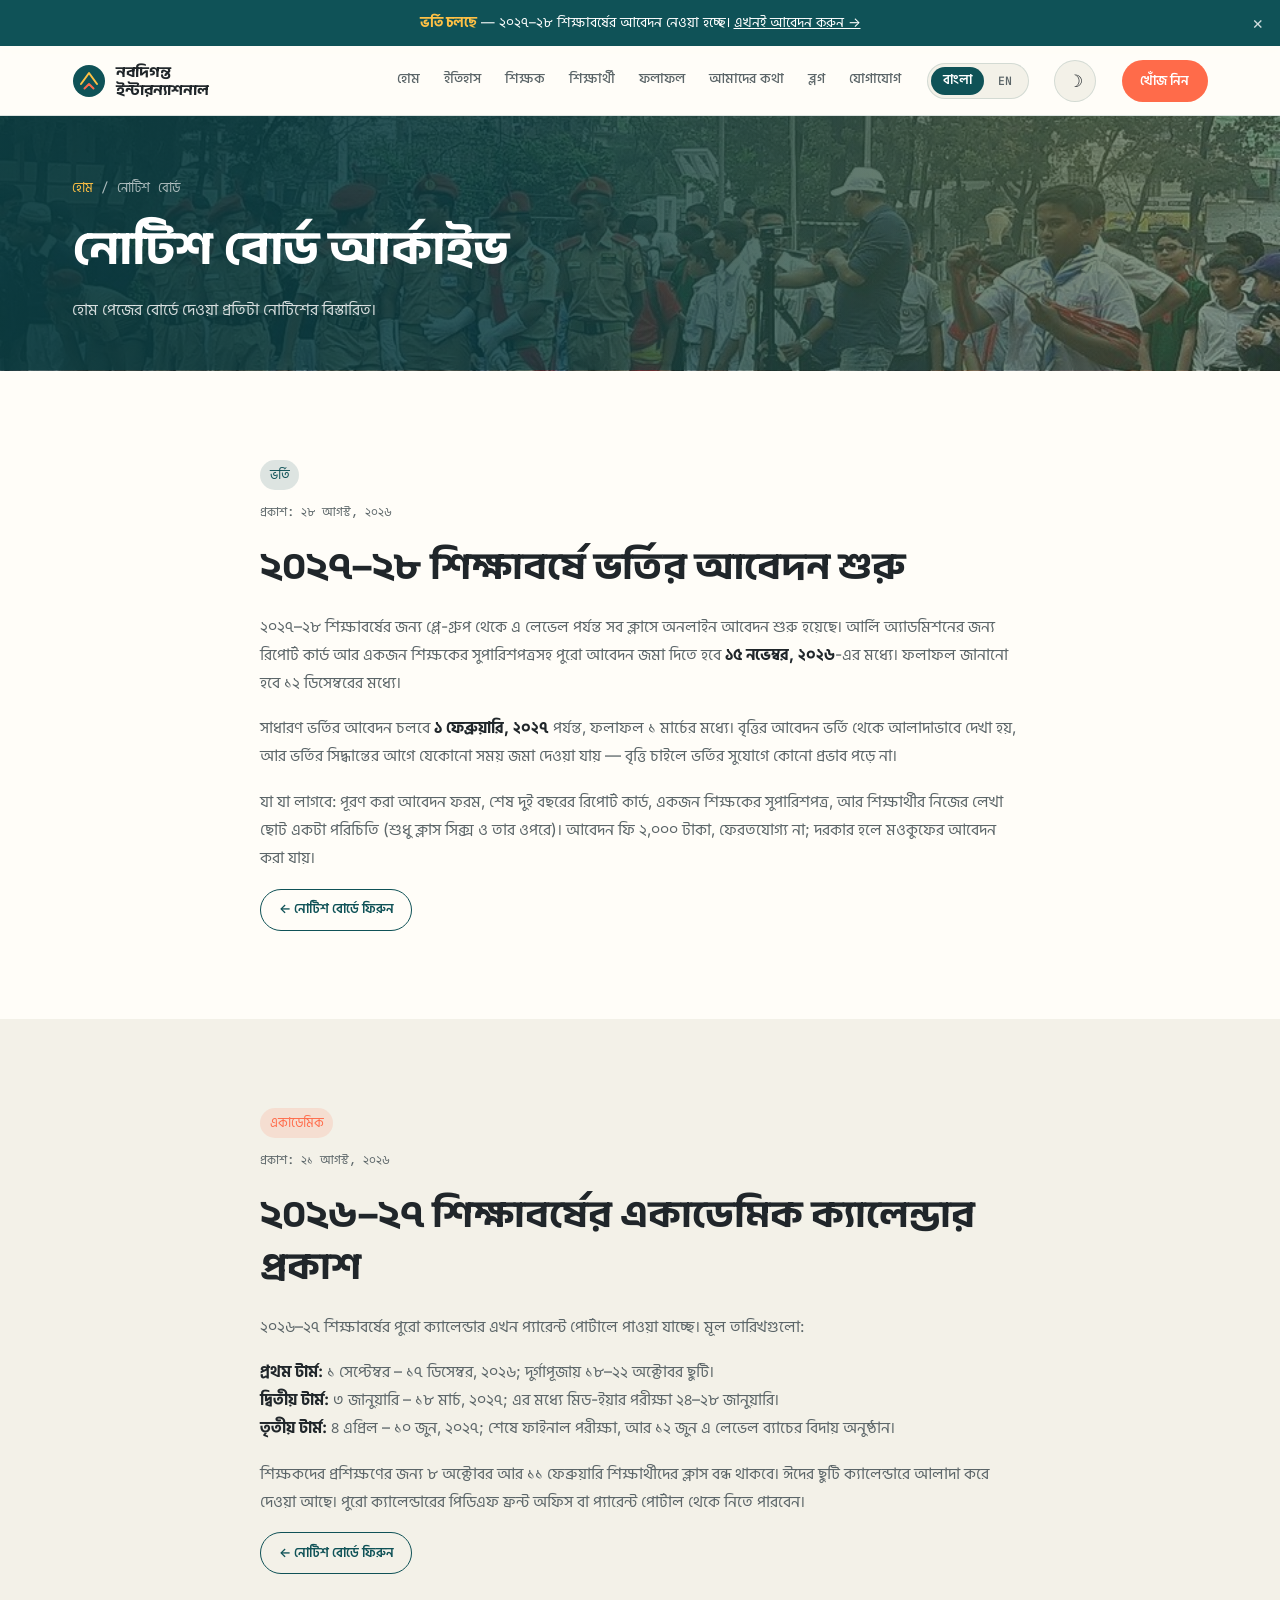
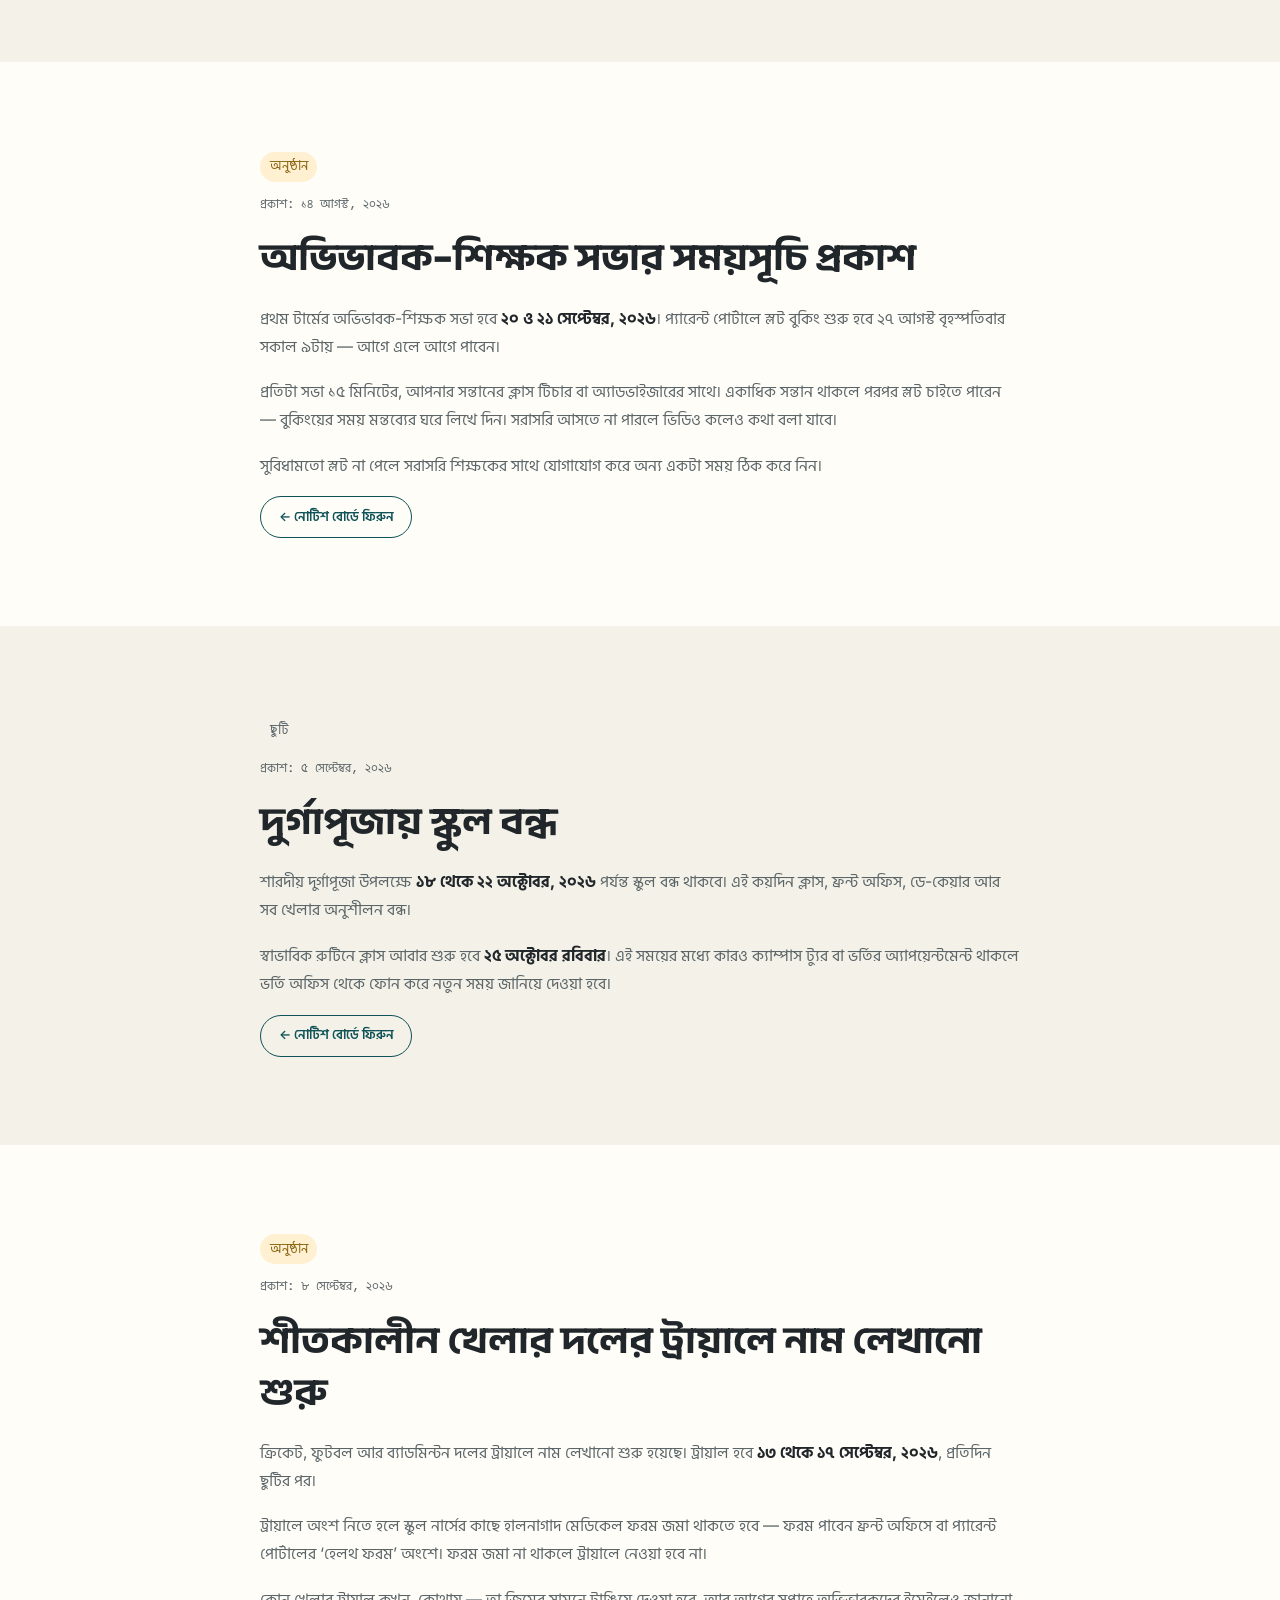
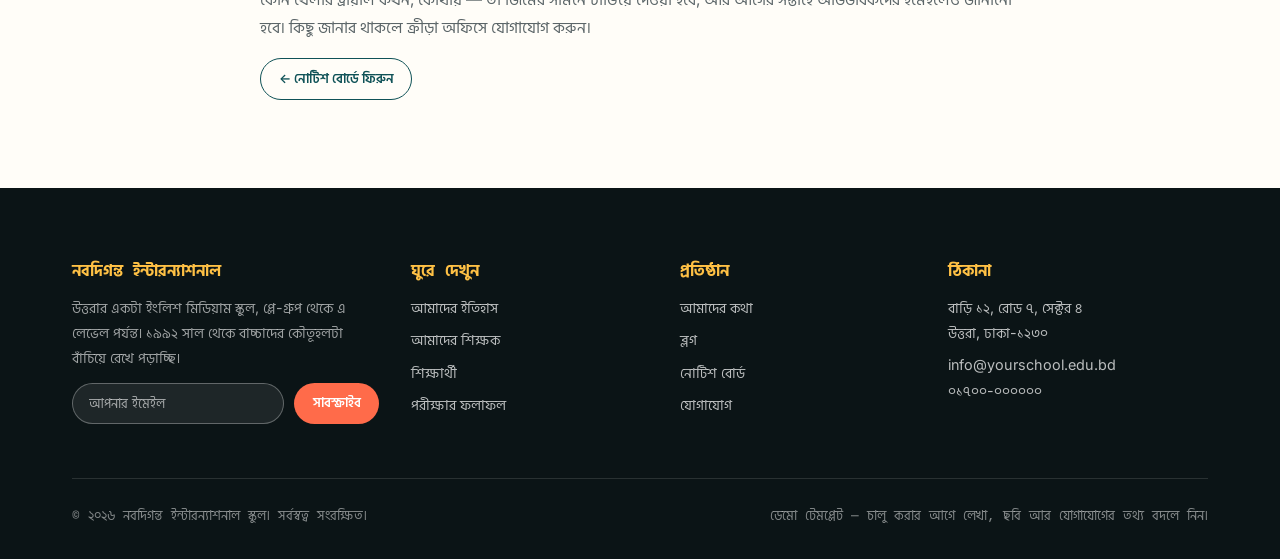
<file: notice-details.html>
<!DOCTYPE html>
<html lang="bn">
<head>
<meta charset="UTF-8">
<meta name="viewport" content="width=device-width, initial-scale=1.0">
<script>(function(){try{var t=localStorage.getItem('nd-theme');if(t==='dark')document.documentElement.setAttribute('data-theme','dark');}catch(e){}})();</script>
<script>try{if(localStorage.getItem("site-lang")==="en"){document.documentElement.lang="en";document.documentElement.classList.add("lang-pending");}}catch(e){}</script>
<title data-en="Notice Board — Nobodiganta International">নোটিশ বোর্ড — নবদিগন্ত ইন্টারন্যাশনাল</title>
<link rel="preconnect" href="https://fonts.googleapis.com">
<link rel="preconnect" href="https://fonts.gstatic.com" crossorigin>
<link href="https://fonts.googleapis.com/css2?family=Sora:wght@600;700;800&family=Inter:wght@400;500;600&family=JetBrains+Mono:wght@500&family=Anek+Bangla:wght@600;700&family=Hind+Siliguri:wght@400;500;600&display=swap" rel="stylesheet">
<link rel="stylesheet" href="style.css">
</head>
<body>

<div class="notice-bar">
  <span data-en="&lt;strong&gt;Admissions Open&lt;/strong&gt; — applications for the 2027–28 school year are now being accepted. &lt;a href=&quot;contact.html&quot; style=&quot;text-decoration:underline;&quot;&gt;Apply Today →&lt;/a&gt;"><strong>ভর্তি চলছে</strong> — ২০২৭–২৮ শিক্ষাবর্ষের আবেদন নেওয়া হচ্ছে। <a href="contact.html" style="text-decoration:underline;">এখনই আবেদন করুন →</a></span>
  <button class="notice-close" aria-label="নোটিশ বন্ধ করুন" data-en-aria-label="Dismiss notice">&times;</button>
</div>

<header class="site-header">
  <div class="header-inner">
    <a href="index.html" class="brand">
      <svg width="34" height="34" viewBox="0 0 34 34" fill="none" xmlns="http://www.w3.org/2000/svg" aria-hidden="true">
        <circle cx="17" cy="17" r="16" fill="#0F5257"/>
        <path d="M9 20L17 9L25 20" stroke="#FFC145" stroke-width="2" stroke-linecap="round" stroke-linejoin="round"/>
        <path d="M12.5 24.5L17 20L21.5 24.5" stroke="#FF6B4A" stroke-width="2" stroke-linecap="round" stroke-linejoin="round"/>
      </svg>
      <span class="brand-name" data-en="Nobodiganta&lt;br&gt;International">নবদিগন্ত<br>ইন্টারন্যাশনাল</span>
    </a>
    <button class="nav-toggle" aria-label="মেনু খুলুন" data-en-aria-label="Toggle menu"><span></span></button>
    <nav class="main-nav">
      <a href="index.html" data-en="Home">হোম</a>
      <a href="history.html" data-en="History">ইতিহাস</a>
      <a href="teachers.html" data-en="Teachers">শিক্ষক</a>
      <a href="students.html" data-en="Students">শিক্ষার্থী</a>
      <a href="results.html" data-en="Exam Results">ফলাফল</a>
      <a href="about.html" data-en="About">আমাদের কথা</a>
      <a href="blog.html" data-en="Blog">ব্লগ</a>
      <a href="contact.html" data-en="Contact">যোগাযোগ</a>
    </nav>
    <div class="lang-switch" role="group" aria-label="ভাষা বেছে নিন / Choose language">
      <button type="button" data-lang="bn" aria-pressed="true" lang="bn">বাংলা</button>
      <button type="button" data-lang="en" aria-pressed="false" lang="en">EN</button>
    </div>
    <button class="theme-toggle" aria-label="ডার্ক মোড চালু/বন্ধ" data-en-aria-label="Toggle dark mode">
      <span class="icon-light">&#9789;</span>
      <span class="icon-dark">&#9728;</span>
    </button>
    <a href="contact.html" class="btn btn-primary btn-sm" data-en="Enquire">খোঁজ নিন</a>
  </div>
</header>

<main>

  <section class="page-hero has-bg" style="--hero-bg: url('images/g-scouts.jpg')">
    <div class="wrap">
      <div class="breadcrumb"><a href="index.html" data-en="Home">হোম</a> / <span data-en="Notice Board">নোটিশ বোর্ড</span></div>
      <h1 data-en="Notice Board Archive">নোটিশ বোর্ড আর্কাইভ</h1>
      <p data-en="Full details for every notice posted to the Home page board.">হোম পেজের বোর্ডে দেওয়া প্রতিটা নোটিশের বিস্তারিত।</p>
    </div>
  </section>

  <section class="section">
    <div class="wrap">
      <div class="notice-detail reveal" id="admissions-open">
        <span class="notice-tag notice-tag-admissions" data-en="Admissions">ভর্তি</span>
        <span class="notice-detail-date" data-en="Published August 28, 2026">প্রকাশ: ২৮ আগস্ট, ২০২৬</span>
        <h2 data-en="2027–28 Applications Now Open">২০২৭–২৮ শিক্ষাবর্ষে ভর্তির আবেদন শুরু</h2>
        <p data-en="Online applications for the 2027–28 school year are now open for every class from Playgroup to A Level. Families applying for early admission must submit a complete application, including report cards and one teacher's recommendation, by &lt;strong&gt;November 15, 2026&lt;/strong&gt;. Early admission decisions will be shared by December 12.">২০২৭–২৮ শিক্ষাবর্ষের জন্য প্লে-গ্রুপ থেকে এ লেভেল পর্যন্ত সব ক্লাসে অনলাইন আবেদন শুরু হয়েছে। আর্লি অ্যাডমিশনের জন্য রিপোর্ট কার্ড আর একজন শিক্ষকের সুপারিশপত্রসহ পুরো আবেদন জমা দিতে হবে <strong>১৫ নভেম্বর, ২০২৬</strong>-এর মধ্যে। ফলাফল জানানো হবে ১২ ডিসেম্বরের মধ্যে।</p>
        <p data-en="Regular applications stay open until &lt;strong&gt;February 1, 2027&lt;/strong&gt;, with decisions by March 1. Scholarship applications are reviewed separately from admissions and can be sent in any time before your admission decision — asking for a scholarship never affects your child's chances.">সাধারণ ভর্তির আবেদন চলবে <strong>১ ফেব্রুয়ারি, ২০২৭</strong> পর্যন্ত, ফলাফল ১ মার্চের মধ্যে। বৃত্তির আবেদন ভর্তি থেকে আলাদাভাবে দেখা হয়, আর ভর্তির সিদ্ধান্তের আগে যেকোনো সময় জমা দেওয়া যায় — বৃত্তি চাইলে ভর্তির সুযোগে কোনো প্রভাব পড়ে না।</p>
        <p data-en="You'll need: the completed application form, report cards from the last two years, one teacher's recommendation, and a short self-introduction written by the student (Class 6 and up only). The non-refundable application fee is Tk 2,000; waivers are available on request.">যা যা লাগবে: পূরণ করা আবেদন ফরম, শেষ দুই বছরের রিপোর্ট কার্ড, একজন শিক্ষকের সুপারিশপত্র, আর শিক্ষার্থীর নিজের লেখা ছোট একটা পরিচিতি (শুধু ক্লাস সিক্স ও তার ওপরে)। আবেদন ফি ২,০০০ টাকা, ফেরতযোগ্য না; দরকার হলে মওকুফের আবেদন করা যায়।</p>
        <a href="index.html#notice-board" class="btn btn-ghost btn-sm" data-en="← Back to Notice Board">← নোটিশ বোর্ডে ফিরুন</a>
      </div>
    </div>
  </section>

  <section class="section alt">
    <div class="wrap">
      <div class="notice-detail reveal" id="academic-calendar">
        <span class="notice-tag notice-tag-academics" data-en="Academics">একাডেমিক</span>
        <span class="notice-detail-date" data-en="Published August 21, 2026">প্রকাশ: ২১ আগস্ট, ২০২৬</span>
        <h2 data-en="2026–27 Academic Calendar Published">২০২৬–২৭ শিক্ষাবর্ষের একাডেমিক ক্যালেন্ডার প্রকাশ</h2>
        <p data-en="The full calendar for the 2026–27 school year is now in the parent portal. Highlights:">২০২৬–২৭ শিক্ষাবর্ষের পুরো ক্যালেন্ডার এখন প্যারেন্ট পোর্টালে পাওয়া যাচ্ছে। মূল তারিখগুলো:</p>
        <p data-en="&lt;strong&gt;Term 1:&lt;/strong&gt; September 1 – December 17, 2026, with a Durga Puja break from October 18 to 22.&lt;br&gt;&lt;strong&gt;Term 2:&lt;/strong&gt; January 3 – March 18, 2027, including mid-year exams (January 24–28).&lt;br&gt;&lt;strong&gt;Term 3:&lt;/strong&gt; April 4 – June 10, 2027, ending with final exams and the A Level farewell on June 12.">
          <strong>প্রথম টার্ম:</strong> ১ সেপ্টেম্বর – ১৭ ডিসেম্বর, ২০২৬; দুর্গাপূজায় ১৮–২২ অক্টোবর ছুটি।<br>
          <strong>দ্বিতীয় টার্ম:</strong> ৩ জানুয়ারি – ১৮ মার্চ, ২০২৭; এর মধ্যে মিড-ইয়ার পরীক্ষা ২৪–২৮ জানুয়ারি।<br>
          <strong>তৃতীয় টার্ম:</strong> ৪ এপ্রিল – ১০ জুন, ২০২৭; শেষে ফাইনাল পরীক্ষা, আর ১২ জুন এ লেভেল ব্যাচের বিদায় অনুষ্ঠান।</p>
        <p data-en="Two teacher training days (no classes for students) fall on October 8 and February 11. Eid holidays are marked separately in the calendar. A PDF of the full calendar is available from the front office or the parent portal.">শিক্ষকদের প্রশিক্ষণের জন্য ৮ অক্টোবর আর ১১ ফেব্রুয়ারি শিক্ষার্থীদের ক্লাস বন্ধ থাকবে। ঈদের ছুটি ক্যালেন্ডারে আলাদা করে দেওয়া আছে। পুরো ক্যালেন্ডারের পিডিএফ ফ্রন্ট অফিস বা প্যারেন্ট পোর্টাল থেকে নিতে পারবেন।</p>
        <a href="index.html#notice-board" class="btn btn-ghost btn-sm" data-en="← Back to Notice Board">← নোটিশ বোর্ডে ফিরুন</a>
      </div>
    </div>
  </section>

  <section class="section">
    <div class="wrap">
      <div class="notice-detail reveal" id="ptc-schedule">
        <span class="notice-tag notice-tag-events" data-en="Events">অনুষ্ঠান</span>
        <span class="notice-detail-date" data-en="Published August 14, 2026">প্রকাশ: ১৪ আগস্ট, ২০২৬</span>
        <h2 data-en="Parent-Teacher Meeting Schedule Released">অভিভাবক-শিক্ষক সভার সময়সূচি প্রকাশ</h2>
        <p data-en="Term 1 parent-teacher meetings will be held on &lt;strong&gt;September 20 and 21, 2026&lt;/strong&gt;. Slot booking opens in the parent portal on Thursday, August 27 at 9:00am, first come, first served.">প্রথম টার্মের অভিভাবক-শিক্ষক সভা হবে <strong>২০ ও ২১ সেপ্টেম্বর, ২০২৬</strong>। প্যারেন্ট পোর্টালে স্লট বুকিং শুরু হবে ২৭ আগস্ট বৃহস্পতিবার সকাল ৯টায় — আগে এলে আগে পাবেন।</p>
        <p data-en="Each meeting is a 15-minute slot with your child's class teacher or advisor. Families with more than one child can ask for back-to-back slots — mention it in the comments box when booking. A video-call option is available if you can't come in person.">প্রতিটা সভা ১৫ মিনিটের, আপনার সন্তানের ক্লাস টিচার বা অ্যাডভাইজারের সাথে। একাধিক সন্তান থাকলে পরপর স্লট চাইতে পারেন — বুকিংয়ের সময় মন্তব্যের ঘরে লিখে দিন। সরাসরি আসতে না পারলে ভিডিও কলেও কথা বলা যাবে।</p>
        <p data-en="If none of the slots work for you, contact your child's teacher directly to arrange another time.">সুবিধামতো স্লট না পেলে সরাসরি শিক্ষকের সাথে যোগাযোগ করে অন্য একটা সময় ঠিক করে নিন।</p>
        <a href="index.html#notice-board" class="btn btn-ghost btn-sm" data-en="← Back to Notice Board">← নোটিশ বোর্ডে ফিরুন</a>
      </div>
    </div>
  </section>

  <section class="section alt">
    <div class="wrap">
      <div class="notice-detail reveal" id="puja-holiday">
        <span class="notice-tag notice-tag-holiday" data-en="Holiday">ছুটি</span>
        <span class="notice-detail-date" data-en="Published September 5, 2026">প্রকাশ: ৫ সেপ্টেম্বর, ২০২৬</span>
        <h2 data-en="School Closed for Durga Puja">দুর্গাপূজায় স্কুল বন্ধ</h2>
        <p data-en="The school will be closed from &lt;strong&gt;October 18 to 22, 2026&lt;/strong&gt; for Durga Puja. This includes all classes, the front office, day care, and all sports practice.">শারদীয় দুর্গাপূজা উপলক্ষে <strong>১৮ থেকে ২২ অক্টোবর, ২০২৬</strong> পর্যন্ত স্কুল বন্ধ থাকবে। এই কয়দিন ক্লাস, ফ্রন্ট অফিস, ডে-কেয়ার আর সব খেলার অনুশীলন বন্ধ।</p>
        <p data-en="Regular classes resume on &lt;strong&gt;Sunday, October 25&lt;/strong&gt;. If your family had a campus tour or admissions appointment during the break, the admissions office will call you to reschedule.">স্বাভাবিক রুটিনে ক্লাস আবার শুরু হবে <strong>২৫ অক্টোবর রবিবার</strong>। এই সময়ের মধ্যে কারও ক্যাম্পাস ট্যুর বা ভর্তির অ্যাপয়েন্টমেন্ট থাকলে ভর্তি অফিস থেকে ফোন করে নতুন সময় জানিয়ে দেওয়া হবে।</p>
        <a href="index.html#notice-board" class="btn btn-ghost btn-sm" data-en="← Back to Notice Board">← নোটিশ বোর্ডে ফিরুন</a>
      </div>
    </div>
  </section>

  <section class="section">
    <div class="wrap">
      <div class="notice-detail reveal" id="sports-tryouts">
        <span class="notice-tag notice-tag-events" data-en="Events">অনুষ্ঠান</span>
        <span class="notice-detail-date" data-en="Published September 8, 2026">প্রকাশ: ৮ সেপ্টেম্বর, ২০২৬</span>
        <h2 data-en="Winter Sports Trial Sign-Ups Open">শীতকালীন খেলার দলের ট্রায়ালে নাম লেখানো শুরু</h2>
        <p data-en="Sign-ups are open for the cricket, football, and badminton team trials. Trials run from &lt;strong&gt;September 13 to 17, 2026&lt;/strong&gt;, every day after school.">ক্রিকেট, ফুটবল আর ব্যাডমিন্টন দলের ট্রায়ালে নাম লেখানো শুরু হয়েছে। ট্রায়াল হবে <strong>১৩ থেকে ১৭ সেপ্টেম্বর, ২০২৬</strong>, প্রতিদিন ছুটির পর।</p>
        <p data-en="Students trying out must have an up-to-date medical form on file with the school nurse — forms are at the front office or under &quot;Health Forms&quot; in the parent portal. Students without a form on file can't take part in trials.">ট্রায়ালে অংশ নিতে হলে স্কুল নার্সের কাছে হালনাগাদ মেডিকেল ফরম জমা থাকতে হবে — ফরম পাবেন ফ্রন্ট অফিসে বা প্যারেন্ট পোর্টালের ‘হেলথ ফরম’ অংশে। ফরম জমা না থাকলে ট্রায়ালে নেওয়া হবে না।</p>
        <p data-en="Times and places for each sport will be posted outside the gym and emailed to families the week before. Questions can go to the sports office.">কোন খেলার ট্রায়াল কখন, কোথায় — তা জিমের সামনে টাঙিয়ে দেওয়া হবে, আর আগের সপ্তাহে অভিভাবকদের ইমেইলেও জানানো হবে। কিছু জানার থাকলে ক্রীড়া অফিসে যোগাযোগ করুন।</p>
        <a href="index.html#notice-board" class="btn btn-ghost btn-sm" data-en="← Back to Notice Board">← নোটিশ বোর্ডে ফিরুন</a>
      </div>
    </div>
  </section>

</main>

<footer class="site-footer">
  <div class="wrap">
    <div class="footer-grid">
      <div class="footer-brand">
        <h4 data-en="Nobodiganta International">নবদিগন্ত ইন্টারন্যাশনাল</h4>
        <p data-en="An English-medium school in Uttara, Dhaka, from Playgroup to A Level — keeping children curious since 1992.">উত্তরার একটা ইংলিশ মিডিয়াম স্কুল, প্লে-গ্রুপ থেকে এ লেভেল পর্যন্ত। ১৯৯২ সাল থেকে বাচ্চাদের কৌতূহলটা বাঁচিয়ে রেখে পড়াচ্ছি।</p>
        <form class="newsletter">
          <input type="email" placeholder="আপনার ইমেইল" data-en-placeholder="Your email address" required>
          <button type="submit" class="btn btn-primary btn-sm" data-en="Subscribe">সাবস্ক্রাইব</button>
        </form>
        <p class="newsletter-note form-note"></p>
      </div>
      <div>
        <h4 data-en="Explore">ঘুরে দেখুন</h4>
        <a href="history.html" data-en="Our History">আমাদের ইতিহাস</a>
        <a href="teachers.html" data-en="Our Teachers">আমাদের শিক্ষক</a>
        <a href="students.html" data-en="Our Students">শিক্ষার্থী</a>
        <a href="results.html" data-en="Exam Results">পরীক্ষার ফলাফল</a>
      </div>
      <div>
        <h4 data-en="School">প্রতিষ্ঠান</h4>
        <a href="about.html" data-en="About Us">আমাদের কথা</a>
        <a href="blog.html" data-en="Blog">ব্লগ</a>
        <a href="notice-details.html" data-en="Notice Board">নোটিশ বোর্ড</a>
        <a href="contact.html" data-en="Contact">যোগাযোগ</a>
      </div>
      <div>
        <h4 data-en="Visit">ঠিকানা</h4>
        <p data-en="House 12, Road 7, Sector 4&lt;br&gt;Uttara, Dhaka 1230">বাড়ি ১২, রোড ৭, সেক্টর ৪<br>উত্তরা, ঢাকা-১২৩০</p>
        <p data-en="info@yourschool.edu.bd&lt;br&gt;+880 1700-000000">info@yourschool.edu.bd<br>০১৭০০-০০০০০০</p>
      </div>
    </div>
    <div class="footer-bottom">
      <span data-en="© 2026 Nobodiganta International School. All rights reserved.">© ২০২৬ নবদিগন্ত ইন্টারন্যাশনাল স্কুল। সর্বস্বত্ব সংরক্ষিত।</span>
      <span data-en="Design template — replace placeholder text, photos, and contact details before publishing.">ডেমো টেমপ্লেট — চালু করার আগে লেখা, ছবি আর যোগাযোগের তথ্য বদলে নিন।</span>
    </div>
  </div>
</footer>
<button id="back-to-top" class="back-to-top" aria-label="উপরে যান" data-en-aria-label="Back to top">&#8593;</button>
<script src="script.js"></script>
</body>
</html>
</file>
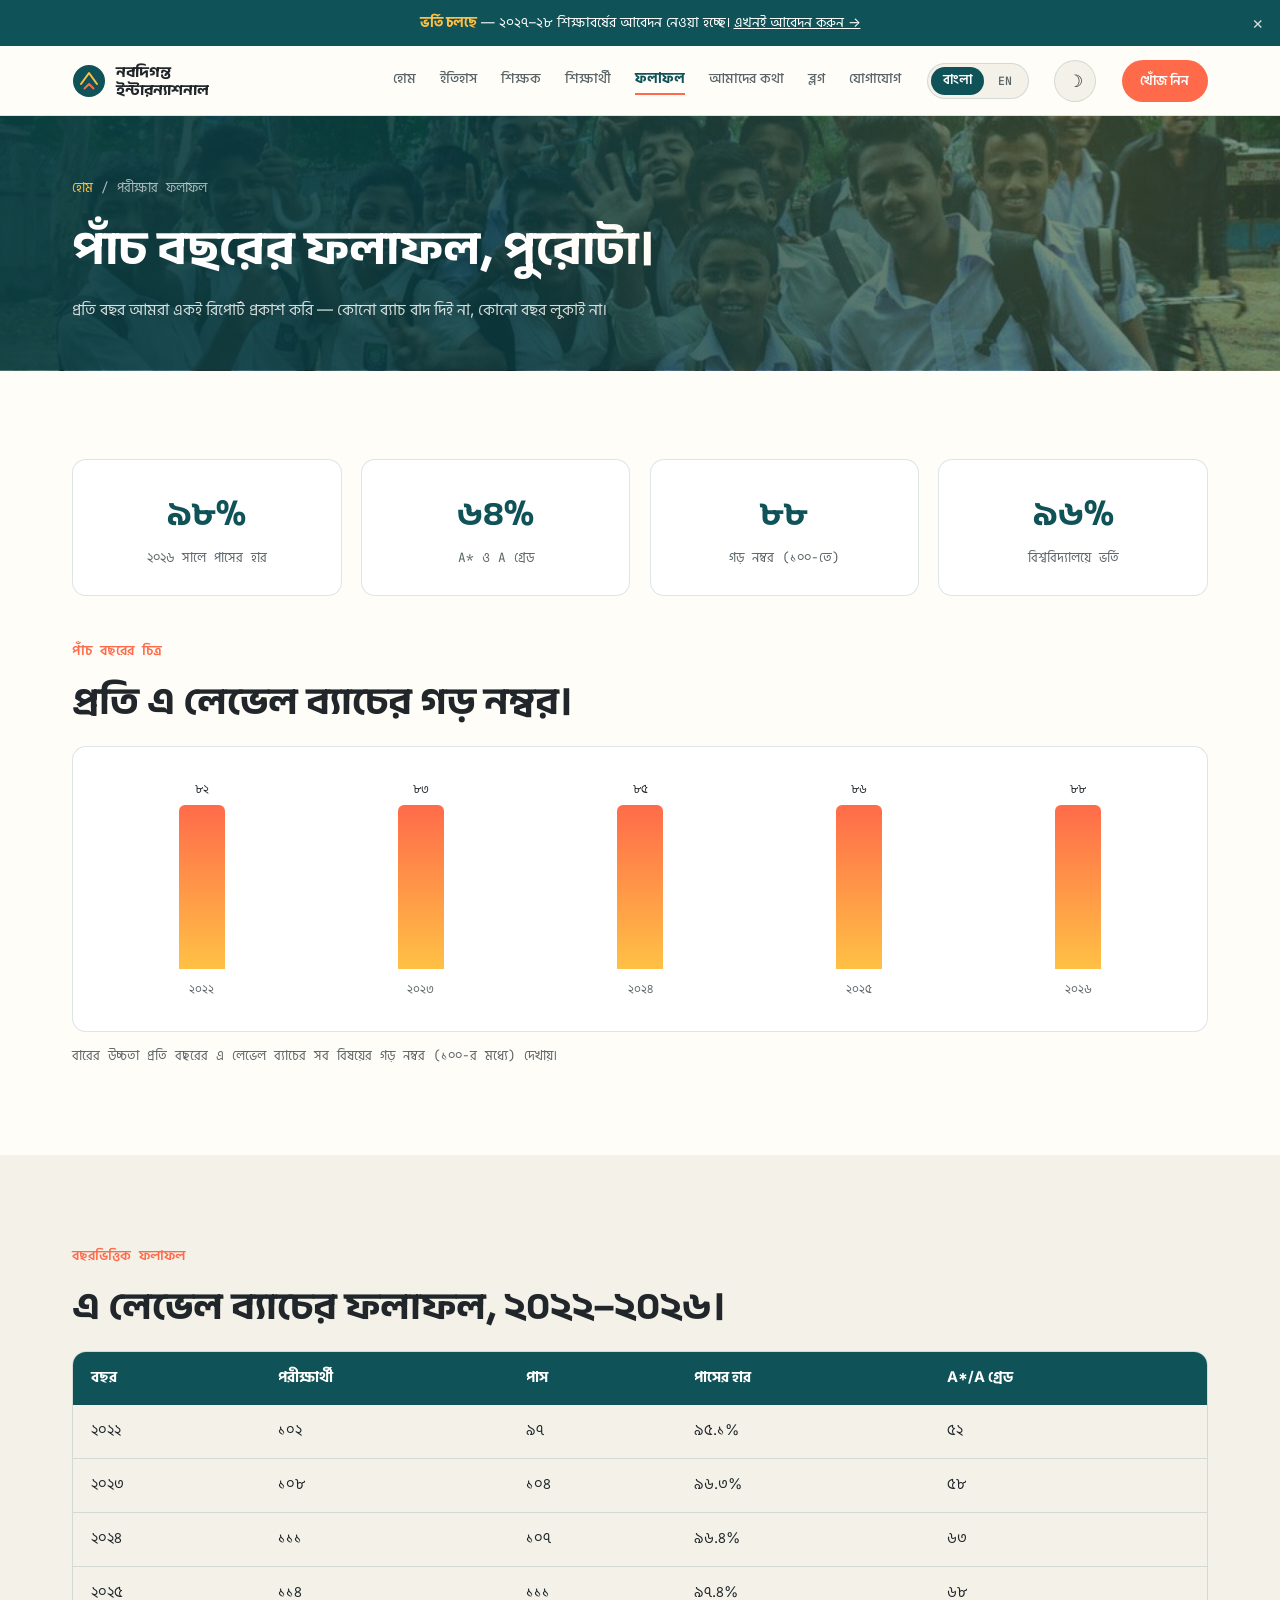
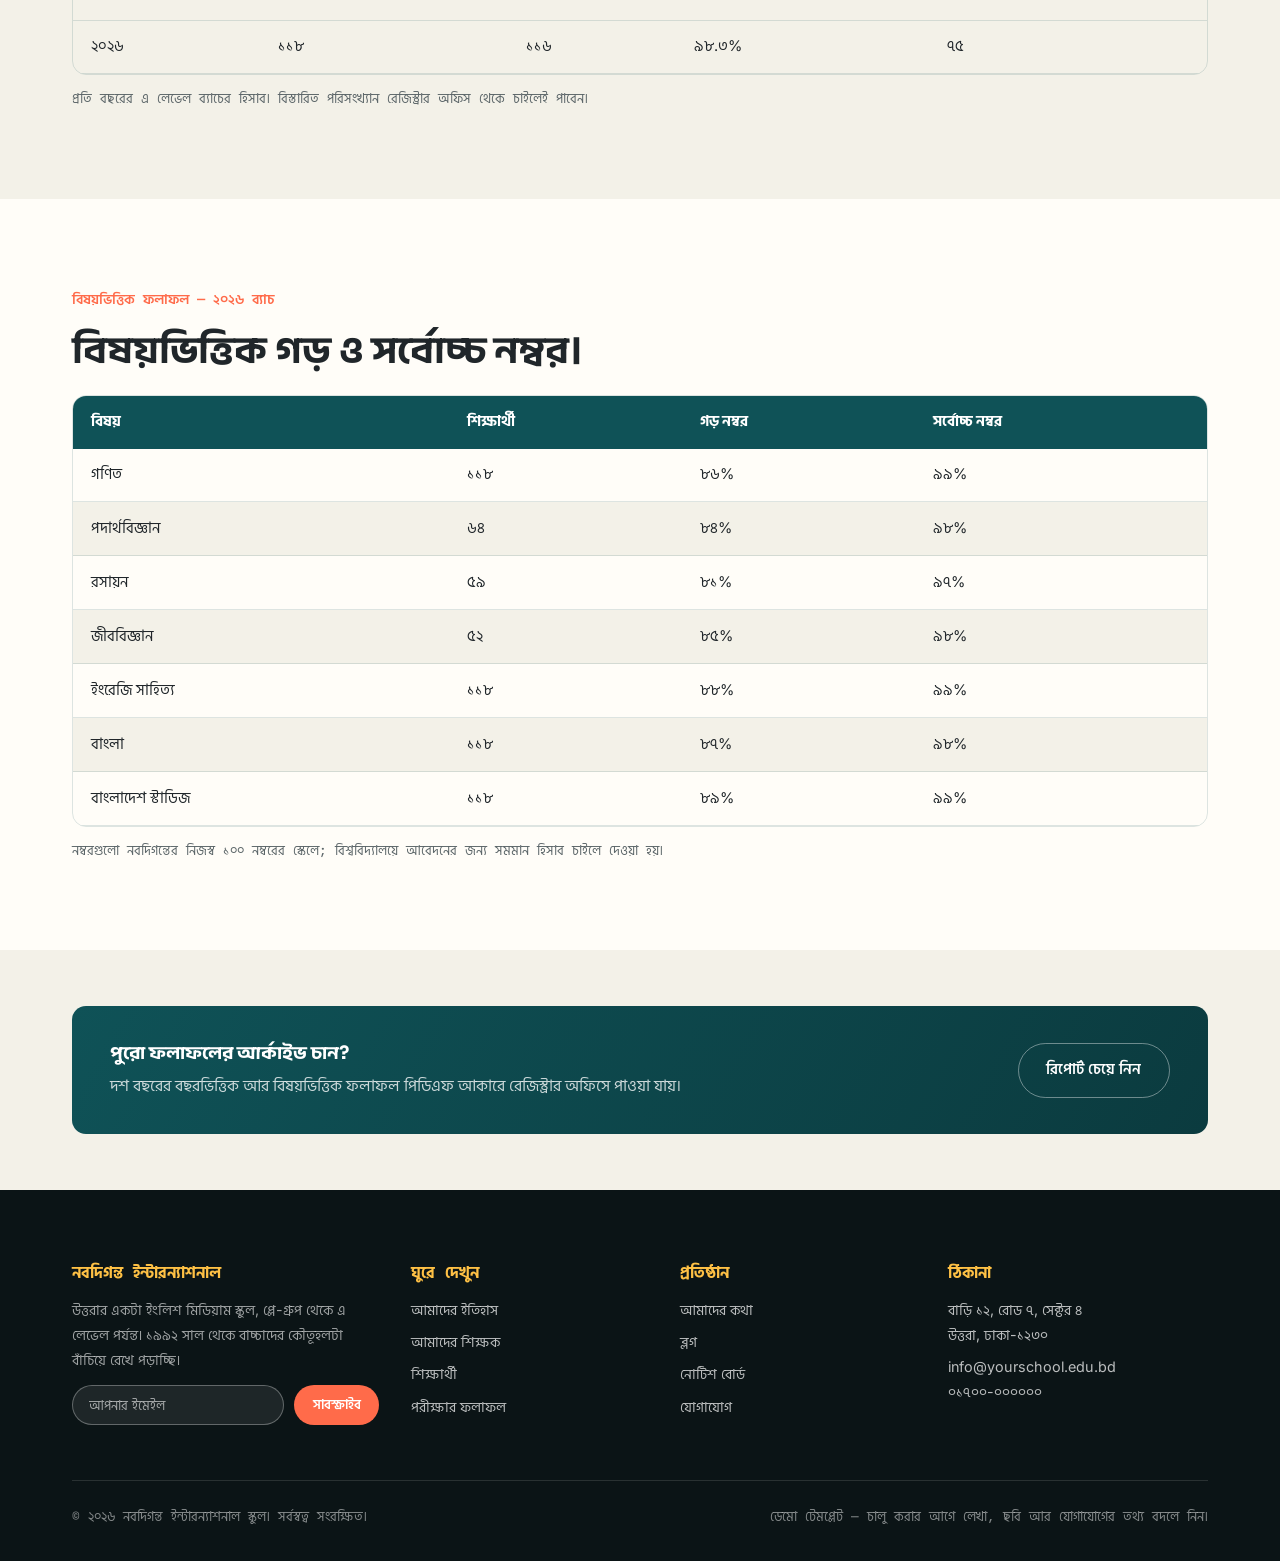
<file: results.html>
<!DOCTYPE html>
<html lang="bn">
<head>
<meta charset="UTF-8">
<meta name="viewport" content="width=device-width, initial-scale=1.0">
<script>(function(){try{var t=localStorage.getItem('nd-theme');if(t==='dark')document.documentElement.setAttribute('data-theme','dark');}catch(e){}})();</script>
<script>try{if(localStorage.getItem("site-lang")==="en"){document.documentElement.lang="en";document.documentElement.classList.add("lang-pending");}}catch(e){}</script>
<title data-en="Exam Results — Nobodiganta International">পরীক্ষার ফলাফল — নবদিগন্ত ইন্টারন্যাশনাল</title>
<link rel="preconnect" href="https://fonts.googleapis.com">
<link rel="preconnect" href="https://fonts.gstatic.com" crossorigin>
<link href="https://fonts.googleapis.com/css2?family=Sora:wght@600;700;800&family=Inter:wght@400;500;600&family=JetBrains+Mono:wght@500&family=Anek+Bangla:wght@600;700&family=Hind+Siliguri:wght@400;500;600&display=swap" rel="stylesheet">
<link rel="stylesheet" href="style.css">
</head>
<body>

<div class="notice-bar">
  <span data-en="&lt;strong&gt;Admissions Open&lt;/strong&gt; — applications for the 2027–28 school year are now being accepted. &lt;a href=&quot;contact.html&quot; style=&quot;text-decoration:underline;&quot;&gt;Apply Today →&lt;/a&gt;"><strong>ভর্তি চলছে</strong> — ২০২৭–২৮ শিক্ষাবর্ষের আবেদন নেওয়া হচ্ছে। <a href="contact.html" style="text-decoration:underline;">এখনই আবেদন করুন →</a></span>
  <button class="notice-close" aria-label="নোটিশ বন্ধ করুন" data-en-aria-label="Dismiss notice">&times;</button>
</div>

<header class="site-header">
  <div class="header-inner">
    <a href="index.html" class="brand">
      <svg width="34" height="34" viewBox="0 0 34 34" fill="none" xmlns="http://www.w3.org/2000/svg" aria-hidden="true">
        <circle cx="17" cy="17" r="16" fill="#0F5257"/>
        <path d="M9 20L17 9L25 20" stroke="#FFC145" stroke-width="2" stroke-linecap="round" stroke-linejoin="round"/>
        <path d="M12.5 24.5L17 20L21.5 24.5" stroke="#FF6B4A" stroke-width="2" stroke-linecap="round" stroke-linejoin="round"/>
      </svg>
      <span class="brand-name" data-en="Nobodiganta&lt;br&gt;International">নবদিগন্ত<br>ইন্টারন্যাশনাল</span>
    </a>
    <button class="nav-toggle" aria-label="মেনু খুলুন" data-en-aria-label="Toggle menu"><span></span></button>
    <nav class="main-nav">
      <a href="index.html" data-en="Home">হোম</a>
      <a href="history.html" data-en="History">ইতিহাস</a>
      <a href="teachers.html" data-en="Teachers">শিক্ষক</a>
      <a href="students.html" data-en="Students">শিক্ষার্থী</a>
      <a href="results.html" class="active" data-en="Exam Results">ফলাফল</a>
      <a href="about.html" data-en="About">আমাদের কথা</a>
      <a href="blog.html" data-en="Blog">ব্লগ</a>
      <a href="contact.html" data-en="Contact">যোগাযোগ</a>
    </nav>
    <div class="lang-switch" role="group" aria-label="ভাষা বেছে নিন / Choose language">
      <button type="button" data-lang="bn" aria-pressed="true" lang="bn">বাংলা</button>
      <button type="button" data-lang="en" aria-pressed="false" lang="en">EN</button>
    </div>
    <button class="theme-toggle" aria-label="ডার্ক মোড চালু/বন্ধ" data-en-aria-label="Toggle dark mode">
      <span class="icon-light">&#9789;</span>
      <span class="icon-dark">&#9728;</span>
    </button>
    <a href="contact.html" class="btn btn-primary btn-sm" data-en="Enquire">খোঁজ নিন</a>
  </div>
</header>

<main>

  <section class="page-hero has-bg" style="--hero-bg: url('images/alumni.jpg')">
    <div class="wrap">
      <div class="breadcrumb"><a href="index.html" data-en="Home">হোম</a> / <span data-en="Exam Results">পরীক্ষার ফলাফল</span></div>
      <h1 data-en="Five years of results, in full.">পাঁচ বছরের ফলাফল, পুরোটা।</h1>
      <p data-en="Nobodiganta publishes the same report every year — no batch left out, no comparison years dropped.">প্রতি বছর আমরা একই রিপোর্ট প্রকাশ করি — কোনো ব্যাচ বাদ দিই না, কোনো বছর লুকাই না।</p>
    </div>
  </section>

  <section class="section">
    <div class="wrap">
      <div class="results-stats reveal">
        <div class="stat"><span class="stat-num" data-count="98" data-suffix="%">0</span><span class="stat-label" data-en="2026 Pass Rate">২০২৬ সালে পাসের হার</span></div>
        <div class="stat"><span class="stat-num" data-count="64" data-suffix="%">0</span><span class="stat-label" data-en="Grades A*–A">A* ও A গ্রেড</span></div>
        <div class="stat"><span class="stat-num" data-count="88">0</span><span class="stat-label" data-en="Avg. Score / 100">গড় নম্বর (১০০-তে)</span></div>
        <div class="stat"><span class="stat-num" data-count="96" data-suffix="%">0</span><span class="stat-label" data-en="Went on to University">বিশ্ববিদ্যালয়ে ভর্তি</span></div>
      </div>

      <span class="eyebrow" data-en="Five-Year Trend">পাঁচ বছরের চিত্র</span>
      <h2 data-en="Average score by A Level batch.">প্রতি এ লেভেল ব্যাচের গড় নম্বর।</h2>
      <div class="chart-wrap reveal">
        <div class="bar-chart">
          <div class="bar-col">
            <span class="bar-val" data-en="82">৮২</span>
            <div class="bar" data-height="82"></div>
            <span class="bar-year" data-en="2022">২০২২</span>
          </div>
          <div class="bar-col">
            <span class="bar-val" data-en="83">৮৩</span>
            <div class="bar" data-height="83"></div>
            <span class="bar-year" data-en="2023">২০২৩</span>
          </div>
          <div class="bar-col">
            <span class="bar-val" data-en="85">৮৫</span>
            <div class="bar" data-height="85"></div>
            <span class="bar-year" data-en="2024">২০২৪</span>
          </div>
          <div class="bar-col">
            <span class="bar-val" data-en="86">৮৬</span>
            <div class="bar" data-height="86"></div>
            <span class="bar-year" data-en="2025">২০২৫</span>
          </div>
          <div class="bar-col">
            <span class="bar-val" data-en="88">৮৮</span>
            <div class="bar" data-height="88"></div>
            <span class="bar-year" data-en="2026">২০২৬</span>
          </div>
        </div>
      </div>
      <p class="table-note" data-en="Bar heights show the average score out of 100 across all subjects for each A Level batch.">বারের উচ্চতা প্রতি বছরের এ লেভেল ব্যাচের সব বিষয়ের গড় নম্বর (১০০-র মধ্যে) দেখায়।</p>
    </div>
  </section>

  <section class="section alt">
    <div class="wrap">
      <span class="eyebrow" data-en="Year-Wise Performance">বছরভিত্তিক ফলাফল</span>
      <h2 data-en="A Level batch results, 2022–2026.">এ লেভেল ব্যাচের ফলাফল, ২০২২–২০২৬।</h2>
      <div class="table-wrap">
        <table>
          <thead>
            <tr><th data-en="Year">বছর</th><th data-en="Appeared">পরীক্ষার্থী</th><th data-en="Passed">পাস</th><th data-en="Pass %">পাসের হার</th><th data-en="Distinctions (A*/A)">A*/A গ্রেড</th></tr>
          </thead>
          <tbody>
            <tr><td data-en="2022">২০২২</td><td data-en="102">১০২</td><td data-en="97">৯৭</td><td data-en="95.1%">৯৫.১%</td><td data-en="52">৫২</td></tr>
            <tr><td data-en="2023">২০২৩</td><td data-en="108">১০৮</td><td data-en="104">১০৪</td><td data-en="96.3%">৯৬.৩%</td><td data-en="58">৫৮</td></tr>
            <tr><td data-en="2024">২০২৪</td><td data-en="111">১১১</td><td data-en="107">১০৭</td><td data-en="96.4%">৯৬.৪%</td><td data-en="63">৬৩</td></tr>
            <tr><td data-en="2025">২০২৫</td><td data-en="114">১১৪</td><td data-en="111">১১১</td><td data-en="97.4%">৯৭.৪%</td><td data-en="68">৬৮</td></tr>
            <tr><td data-en="2026">২০২৬</td><td data-en="118">১১৮</td><td data-en="116">১১৬</td><td data-en="98.3%">৯৮.৩%</td><td data-en="75">৭৫</td></tr>
          </tbody>
        </table>
      </div>
      <p class="table-note" data-en="Figures cover each year's A Level batch. Full statistical breakdowns are available from the registrar on request.">প্রতি বছরের এ লেভেল ব্যাচের হিসাব। বিস্তারিত পরিসংখ্যান রেজিস্ট্রার অফিস থেকে চাইলেই পাবেন।</p>
    </div>
  </section>

  <section class="section">
    <div class="wrap">
      <span class="eyebrow" data-en="Subject-Wise Performance — 2026 Batch">বিষয়ভিত্তিক ফলাফল — ২০২৬ ব্যাচ</span>
      <h2 data-en="Average and top scores by subject.">বিষয়ভিত্তিক গড় ও সর্বোচ্চ নম্বর।</h2>
      <div class="table-wrap">
        <table>
          <thead>
            <tr><th data-en="Subject">বিষয়</th><th data-en="Students">শিক্ষার্থী</th><th data-en="Average Score">গড় নম্বর</th><th data-en="Top Score">সর্বোচ্চ নম্বর</th></tr>
          </thead>
          <tbody>
            <tr><td data-en="Mathematics">গণিত</td><td data-en="118">১১৮</td><td data-en="86%">৮৬%</td><td data-en="99%">৯৯%</td></tr>
            <tr><td data-en="Physics">পদার্থবিজ্ঞান</td><td data-en="64">৬৪</td><td data-en="84%">৮৪%</td><td data-en="98%">৯৮%</td></tr>
            <tr><td data-en="Chemistry">রসায়ন</td><td data-en="59">৫৯</td><td data-en="81%">৮১%</td><td data-en="97%">৯৭%</td></tr>
            <tr><td data-en="Biology">জীববিজ্ঞান</td><td data-en="52">৫২</td><td data-en="85%">৮৫%</td><td data-en="98%">৯৮%</td></tr>
            <tr><td data-en="English Literature">ইংরেজি সাহিত্য</td><td data-en="118">১১৮</td><td data-en="88%">৮৮%</td><td data-en="99%">৯৯%</td></tr>
            <tr><td data-en="Bangla">বাংলা</td><td data-en="118">১১৮</td><td data-en="87%">৮৭%</td><td data-en="98%">৯৮%</td></tr>
            <tr><td data-en="Bangladesh Studies">বাংলাদেশ স্টাডিজ</td><td data-en="118">১১৮</td><td data-en="89%">৮৯%</td><td data-en="99%">৯৯%</td></tr>
          </tbody>
        </table>
      </div>
      <p class="table-note" data-en="Scores use Nobodiganta's internal 100-point scale; equivalents for university applications are available on request.">নম্বরগুলো নবদিগন্তের নিজস্ব ১০০ নম্বরের স্কেলে; বিশ্ববিদ্যালয়ে আবেদনের জন্য সমমান হিসাব চাইলে দেওয়া হয়।</p>
    </div>
  </section>

  <section class="section alt tight">
    <div class="wrap">
      <div class="cta-banner reveal">
        <div>
          <h3 data-en="Want the full results archive?">পুরো ফলাফলের আর্কাইভ চান?</h3>
          <p data-en="Ten years of year-wise and subject-wise data is available as a PDF from the registrar's office.">দশ বছরের বছরভিত্তিক আর বিষয়ভিত্তিক ফলাফল পিডিএফ আকারে রেজিস্ট্রার অফিসে পাওয়া যায়।</p>
        </div>
        <a href="contact.html" class="btn btn-ghost-light" data-en="Request the Report">রিপোর্ট চেয়ে নিন</a>
      </div>
    </div>
  </section>

</main>

<footer class="site-footer">
  <div class="wrap">
    <div class="footer-grid">
      <div class="footer-brand">
        <h4 data-en="Nobodiganta International">নবদিগন্ত ইন্টারন্যাশনাল</h4>
        <p data-en="An English-medium school in Uttara, Dhaka, from Playgroup to A Level — keeping children curious since 1992.">উত্তরার একটা ইংলিশ মিডিয়াম স্কুল, প্লে-গ্রুপ থেকে এ লেভেল পর্যন্ত। ১৯৯২ সাল থেকে বাচ্চাদের কৌতূহলটা বাঁচিয়ে রেখে পড়াচ্ছি।</p>
        <form class="newsletter">
          <input type="email" placeholder="আপনার ইমেইল" data-en-placeholder="Your email address" required>
          <button type="submit" class="btn btn-primary btn-sm" data-en="Subscribe">সাবস্ক্রাইব</button>
        </form>
        <p class="newsletter-note form-note"></p>
      </div>
      <div>
        <h4 data-en="Explore">ঘুরে দেখুন</h4>
        <a href="history.html" data-en="Our History">আমাদের ইতিহাস</a>
        <a href="teachers.html" data-en="Our Teachers">আমাদের শিক্ষক</a>
        <a href="students.html" data-en="Our Students">শিক্ষার্থী</a>
        <a href="results.html" data-en="Exam Results">পরীক্ষার ফলাফল</a>
      </div>
      <div>
        <h4 data-en="School">প্রতিষ্ঠান</h4>
        <a href="about.html" data-en="About Us">আমাদের কথা</a>
        <a href="blog.html" data-en="Blog">ব্লগ</a>
        <a href="notice-details.html" data-en="Notice Board">নোটিশ বোর্ড</a>
        <a href="contact.html" data-en="Contact">যোগাযোগ</a>
      </div>
      <div>
        <h4 data-en="Visit">ঠিকানা</h4>
        <p data-en="House 12, Road 7, Sector 4&lt;br&gt;Uttara, Dhaka 1230">বাড়ি ১২, রোড ৭, সেক্টর ৪<br>উত্তরা, ঢাকা-১২৩০</p>
        <p data-en="info@yourschool.edu.bd&lt;br&gt;+880 1700-000000">info@yourschool.edu.bd<br>০১৭০০-০০০০০০</p>
      </div>
    </div>
    <div class="footer-bottom">
      <span data-en="© 2026 Nobodiganta International School. All rights reserved.">© ২০২৬ নবদিগন্ত ইন্টারন্যাশনাল স্কুল। সর্বস্বত্ব সংরক্ষিত।</span>
      <span data-en="Design template — replace placeholder text, photos, and contact details before publishing.">ডেমো টেমপ্লেট — চালু করার আগে লেখা, ছবি আর যোগাযোগের তথ্য বদলে নিন।</span>
    </div>
  </div>
</footer>
<button id="back-to-top" class="back-to-top" aria-label="উপরে যান" data-en-aria-label="Back to top">&#8593;</button>
<script src="script.js"></script>
</body>
</html>
</file>
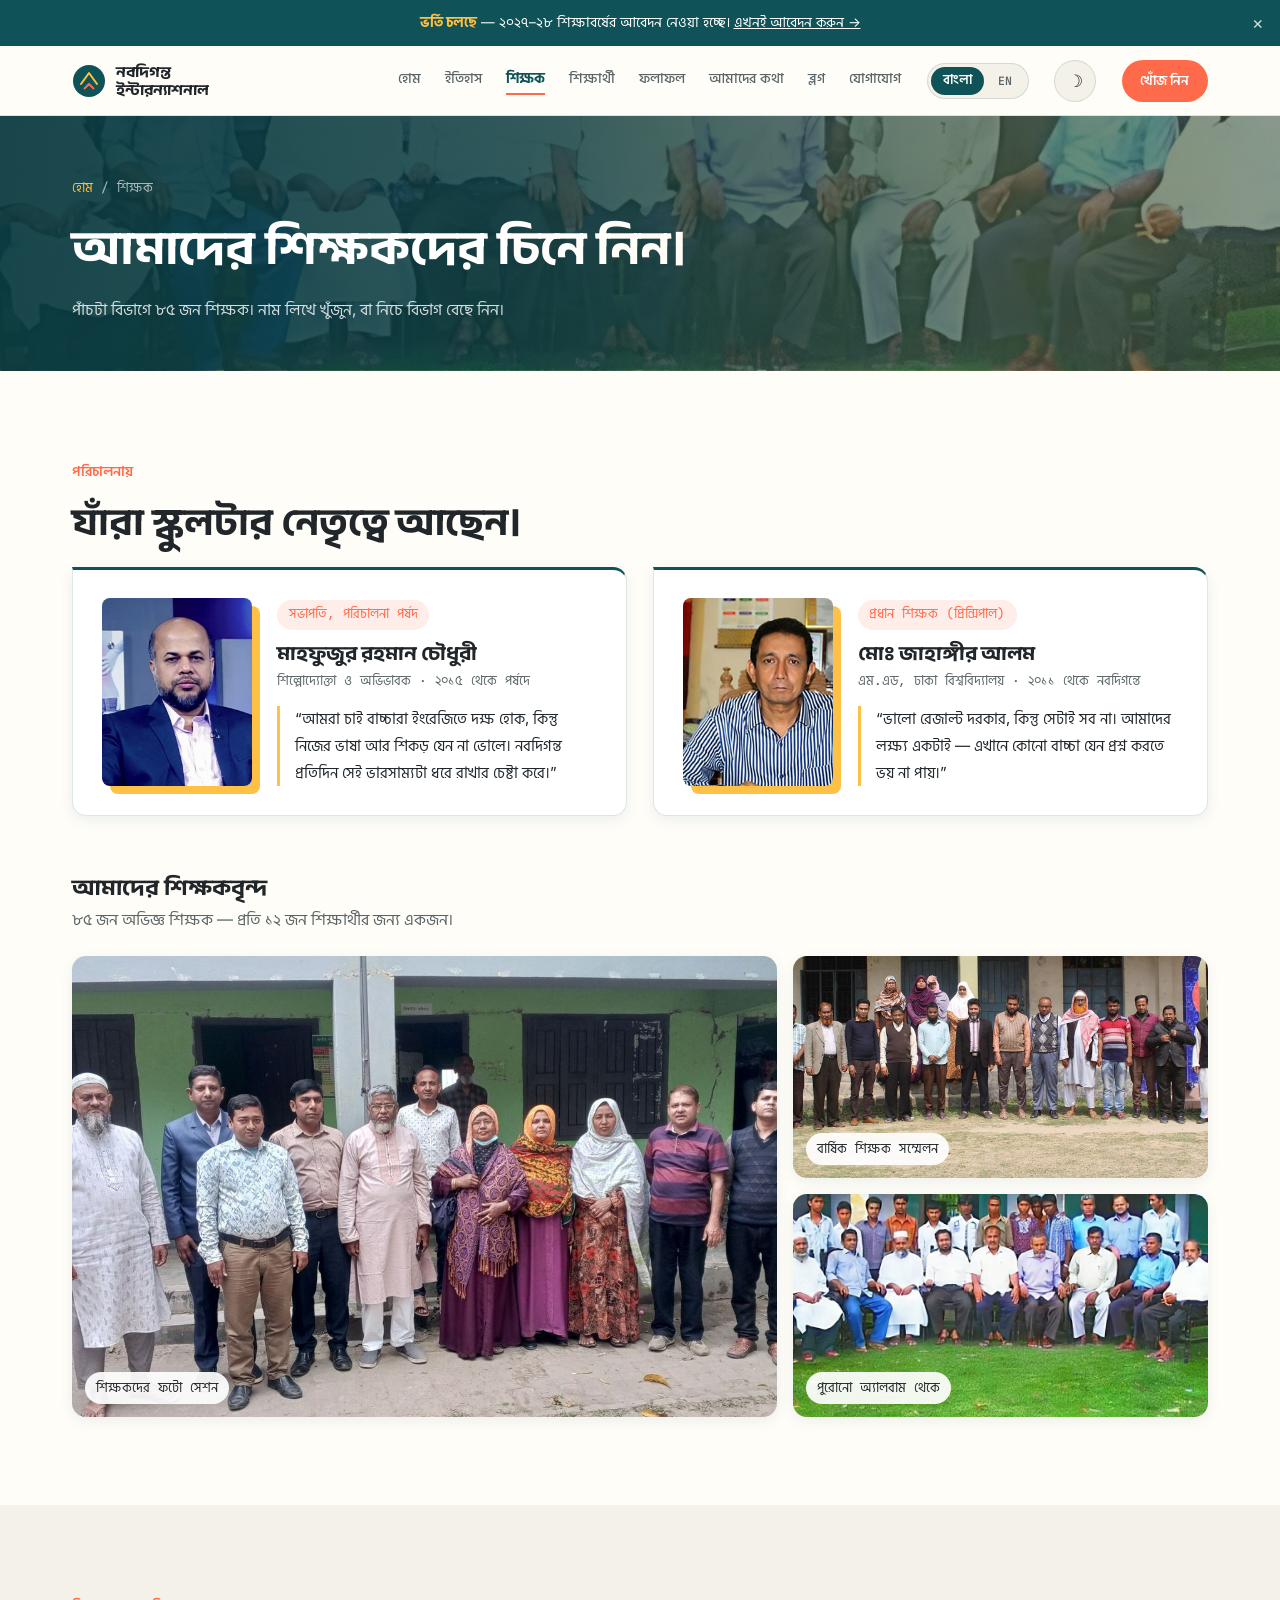
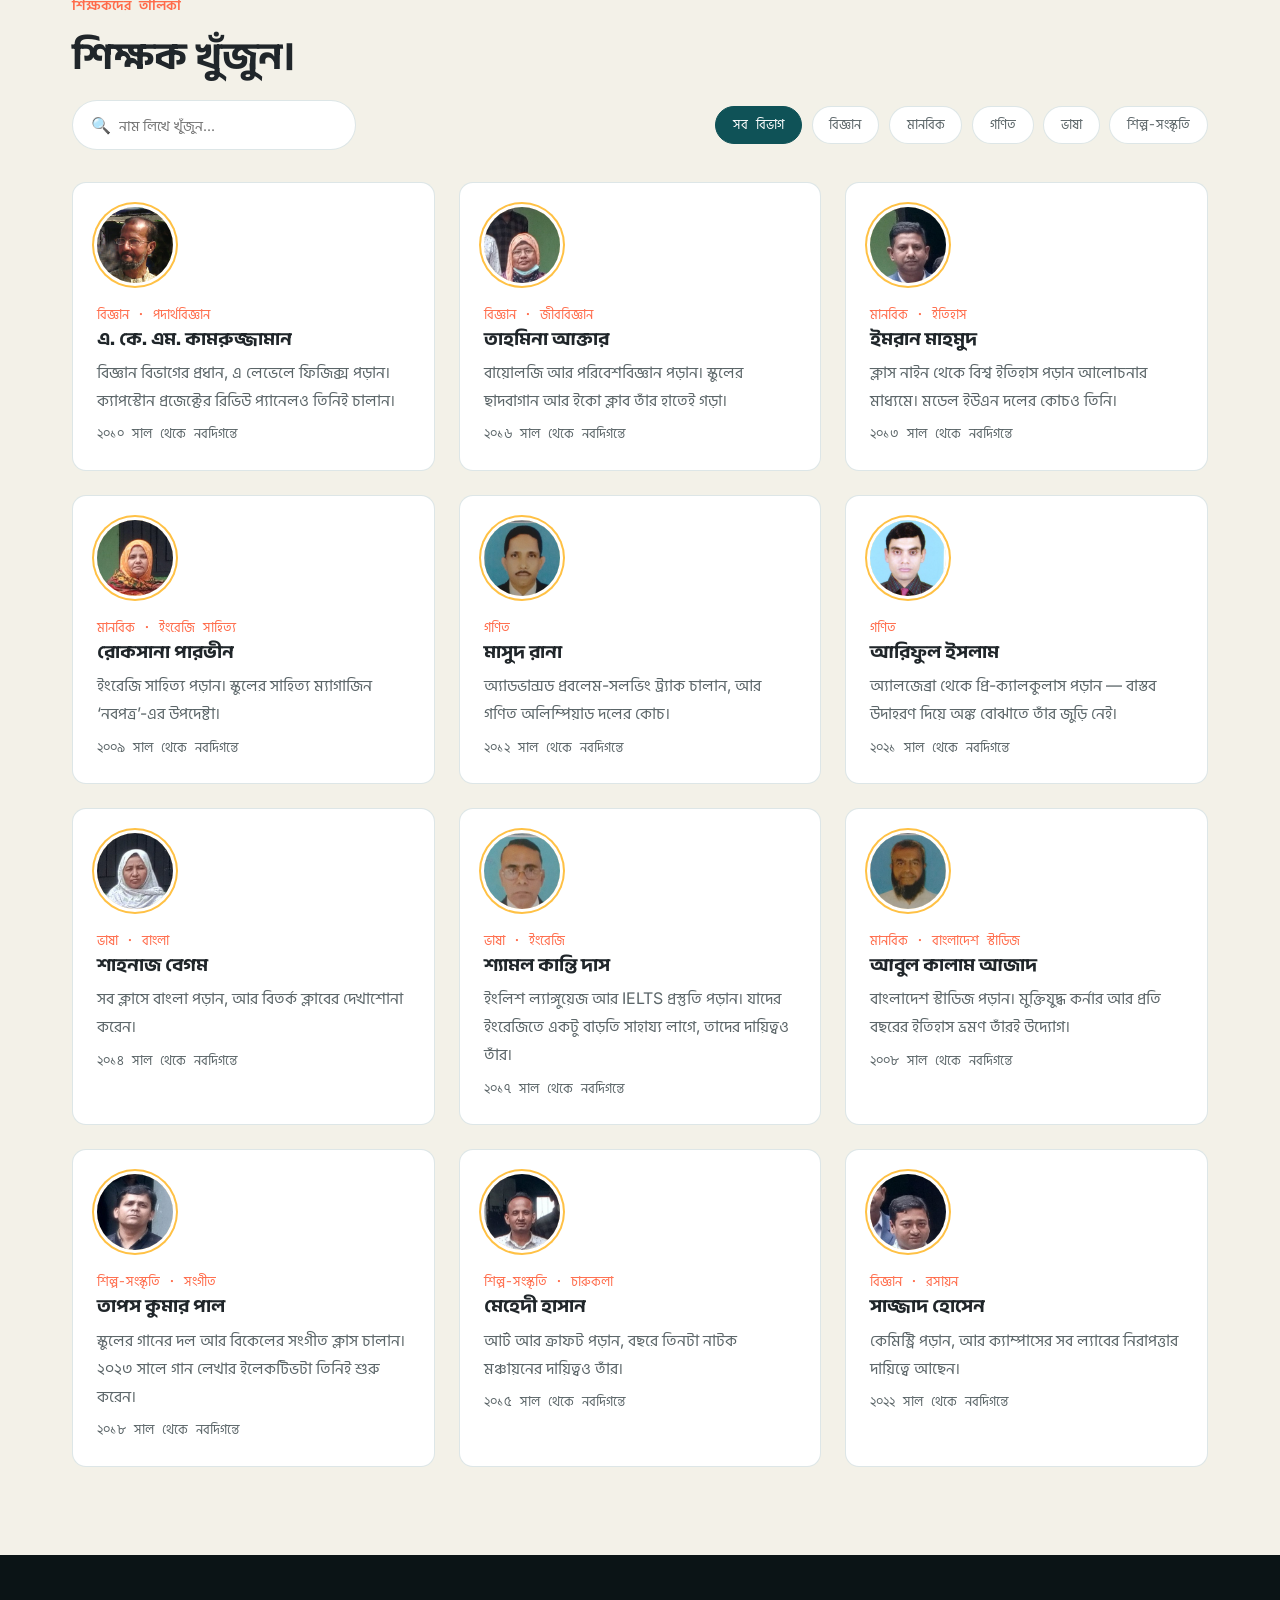
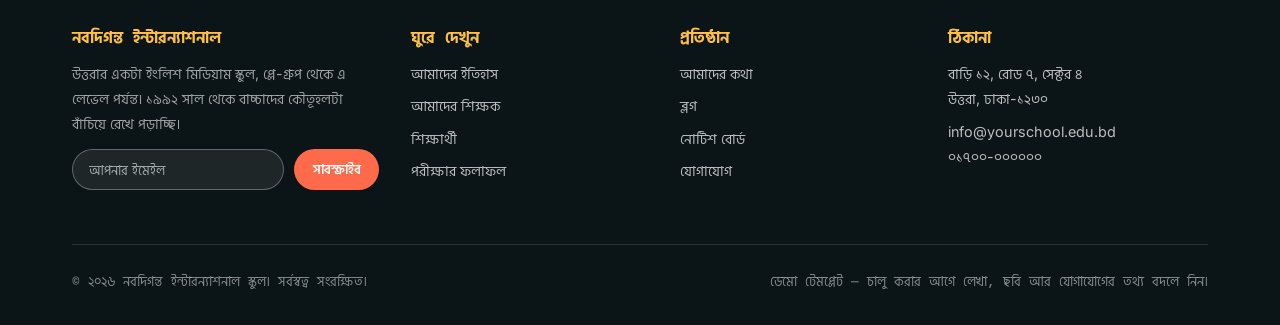
<file: teachers.html>
<!DOCTYPE html>
<html lang="bn">
<head>
<meta charset="UTF-8">
<meta name="viewport" content="width=device-width, initial-scale=1.0">
<script>(function(){try{var t=localStorage.getItem('nd-theme');if(t==='dark')document.documentElement.setAttribute('data-theme','dark');}catch(e){}})();</script>
<script>try{if(localStorage.getItem("site-lang")==="en"){document.documentElement.lang="en";document.documentElement.classList.add("lang-pending");}}catch(e){}</script>
<title data-en="Our Teachers — Nobodiganta International">আমাদের শিক্ষক — নবদিগন্ত ইন্টারন্যাশনাল</title>
<link rel="preconnect" href="https://fonts.googleapis.com">
<link rel="preconnect" href="https://fonts.gstatic.com" crossorigin>
<link href="https://fonts.googleapis.com/css2?family=Sora:wght@600;700;800&family=Inter:wght@400;500;600&family=JetBrains+Mono:wght@500&family=Anek+Bangla:wght@600;700&family=Hind+Siliguri:wght@400;500;600&display=swap" rel="stylesheet">
<link rel="stylesheet" href="style.css">
</head>
<body>

<div class="notice-bar">
  <span data-en="&lt;strong&gt;Admissions Open&lt;/strong&gt; — applications for the 2027–28 school year are now being accepted. &lt;a href=&quot;contact.html&quot; style=&quot;text-decoration:underline;&quot;&gt;Apply Today →&lt;/a&gt;"><strong>ভর্তি চলছে</strong> — ২০২৭–২৮ শিক্ষাবর্ষের আবেদন নেওয়া হচ্ছে। <a href="contact.html" style="text-decoration:underline;">এখনই আবেদন করুন →</a></span>
  <button class="notice-close" aria-label="নোটিশ বন্ধ করুন" data-en-aria-label="Dismiss notice">&times;</button>
</div>

<header class="site-header">
  <div class="header-inner">
    <a href="index.html" class="brand">
      <svg width="34" height="34" viewBox="0 0 34 34" fill="none" xmlns="http://www.w3.org/2000/svg" aria-hidden="true">
        <circle cx="17" cy="17" r="16" fill="#0F5257"/>
        <path d="M9 20L17 9L25 20" stroke="#FFC145" stroke-width="2" stroke-linecap="round" stroke-linejoin="round"/>
        <path d="M12.5 24.5L17 20L21.5 24.5" stroke="#FF6B4A" stroke-width="2" stroke-linecap="round" stroke-linejoin="round"/>
      </svg>
      <span class="brand-name" data-en="Nobodiganta&lt;br&gt;International">নবদিগন্ত<br>ইন্টারন্যাশনাল</span>
    </a>
    <button class="nav-toggle" aria-label="মেনু খুলুন" data-en-aria-label="Toggle menu"><span></span></button>
    <nav class="main-nav">
      <a href="index.html" data-en="Home">হোম</a>
      <a href="history.html" data-en="History">ইতিহাস</a>
      <a href="teachers.html" class="active" data-en="Teachers">শিক্ষক</a>
      <a href="students.html" data-en="Students">শিক্ষার্থী</a>
      <a href="results.html" data-en="Exam Results">ফলাফল</a>
      <a href="about.html" data-en="About">আমাদের কথা</a>
      <a href="blog.html" data-en="Blog">ব্লগ</a>
      <a href="contact.html" data-en="Contact">যোগাযোগ</a>
    </nav>
    <div class="lang-switch" role="group" aria-label="ভাষা বেছে নিন / Choose language">
      <button type="button" data-lang="bn" aria-pressed="true" lang="bn">বাংলা</button>
      <button type="button" data-lang="en" aria-pressed="false" lang="en">EN</button>
    </div>
    <button class="theme-toggle" aria-label="ডার্ক মোড চালু/বন্ধ" data-en-aria-label="Toggle dark mode">
      <span class="icon-light">&#9789;</span>
      <span class="icon-dark">&#9728;</span>
    </button>
    <a href="contact.html" class="btn btn-primary btn-sm" data-en="Enquire">খোঁজ নিন</a>
  </div>
</header>

<main>

  <section class="page-hero has-bg" style="--hero-bg: url('images/teachers-students.jpg')">
    <div class="wrap">
      <div class="breadcrumb"><a href="index.html" data-en="Home">হোম</a> / <span data-en="Teachers">শিক্ষক</span></div>
      <h1 data-en="Meet our faculty.">আমাদের শিক্ষকদের চিনে নিন।</h1>
      <p data-en="85 teachers across five departments. Search by name, or filter by department below.">পাঁচটা বিভাগে ৮৫ জন শিক্ষক। নাম লিখে খুঁজুন, বা নিচে বিভাগ বেছে নিন।</p>
    </div>
  </section>

  <section class="section">
    <div class="wrap">
      <span class="eyebrow" data-en="Leadership">পরিচালনায়</span>
      <h2 data-en="The people who lead the school.">যাঁরা স্কুলটার নেতৃত্বে আছেন।</h2>
      <div class="lead-grid reveal">
        <div class="lead-card">
          <img class="lead-photo" src="images/people/chairman.jpg" alt="মাহফুজুর রহমান চৌধুরী" data-en-alt="Mahfuzur Rahman Chowdhury" width="480" height="600" loading="lazy">
          <div>
            <span class="lead-role" data-en="Chairman, Board of Governors">সভাপতি, পরিচালনা পর্ষদ</span>
            <h3 data-en="Mahfuzur Rahman Chowdhury">মাহফুজুর রহমান চৌধুরী</h3>
            <span class="lead-meta" data-en="Entrepreneur and parent · on the board since 2015">শিল্পোদ্যোক্তা ও অভিভাবক · ২০১৫ থেকে পর্ষদে</span>
            <p class="lead-quote" data-en="“We want children to be fluent in English without forgetting their own language and roots. Every day, Nobodiganta works at keeping that balance.”">“আমরা চাই বাচ্চারা ইংরেজিতে দক্ষ হোক, কিন্তু নিজের ভাষা আর শিকড় যেন না ভোলে। নবদিগন্ত প্রতিদিন সেই ভারসাম্যটা ধরে রাখার চেষ্টা করে।”</p>
          </div>
        </div>
        <div class="lead-card">
          <img class="lead-photo" src="images/people/principal.jpg" alt="মোঃ জাহাঙ্গীর আলম" data-en-alt="Md. Jahangir Alam" width="480" height="600" loading="lazy">
          <div>
            <span class="lead-role" data-en="Principal">প্রধান শিক্ষক (প্রিন্সিপাল)</span>
            <h3 data-en="Md. Jahangir Alam">মোঃ জাহাঙ্গীর আলম</h3>
            <span class="lead-meta" data-en="M.Ed, University of Dhaka · at Nobodiganta since 2011">এম.এড, ঢাকা বিশ্ববিদ্যালয় · ২০১১ থেকে নবদিগন্তে</span>
            <p class="lead-quote" data-en="“Good results matter, but they aren&#x27;t everything. We have one goal: no child here should ever be afraid to ask a question.”">“ভালো রেজাল্ট দরকার, কিন্তু সেটাই সব না। আমাদের লক্ষ্য একটাই — এখানে কোনো বাচ্চা যেন প্রশ্ন করতে ভয় না পায়।”</p>
          </div>
        </div>
      </div>
      <div class="faculty-head">
        <div>
          <h3 data-en="Our teachers">আমাদের শিক্ষকবৃন্দ</h3>
          <p data-en="85 experienced teachers — one for every 12 students.">৮৫ জন অভিজ্ঞ শিক্ষক — প্রতি ১২ জন শিক্ষার্থীর জন্য একজন।</p>
        </div>
      </div>
      <div class="faculty-collage reveal">
        <figure><img src="images/teachers-group.jpg" alt="শিক্ষকদের গ্রুপ ছবি" data-en-alt="Group photo of teachers" loading="lazy"><figcaption data-en="Staff photo day">শিক্ষকদের ফটো সেশন</figcaption></figure>
        <figure><img src="images/teachers-group-2.jpg" alt="মাঠে শিক্ষকরা একসাথে" data-en-alt="Teachers together on the school field" loading="lazy"><figcaption data-en="Annual staff meet">বার্ষিক শিক্ষক সম্মেলন</figcaption></figure>
        <figure><img src="images/teachers-students.jpg" alt="শিক্ষক আর শিক্ষার্থীদের পুরোনো ছবি" data-en-alt="Teachers and students, an old school photo" loading="lazy"><figcaption data-en="From our archive">পুরোনো অ্যালবাম থেকে</figcaption></figure>
      </div>
    </div>
  </section>

  <section class="section alt">
    <div class="wrap">
      <span class="eyebrow" data-en="Faculty Directory">শিক্ষকদের তালিকা</span>
      <h2 data-en="Find a teacher.">শিক্ষক খুঁজুন।</h2>

      <div class="teacher-toolbar reveal">
        <div class="teacher-search">
          <span aria-hidden="true">&#128269;</span>
          <input type="text" placeholder="নাম লিখে খুঁজুন..." data-en-placeholder="Search teachers by name..." aria-label="শিক্ষকের নাম লিখে খুঁজুন" data-en-aria-label="Search teachers by name">
        </div>
        <div class="filter-bar">
          <button class="filter-btn active" data-filter="all" data-en="All Departments">সব বিভাগ</button>
          <button class="filter-btn" data-filter="sciences" data-en="Sciences">বিজ্ঞান</button>
          <button class="filter-btn" data-filter="humanities" data-en="Humanities">মানবিক</button>
          <button class="filter-btn" data-filter="mathematics" data-en="Mathematics">গণিত</button>
          <button class="filter-btn" data-filter="languages" data-en="Languages">ভাষা</button>
          <button class="filter-btn" data-filter="arts" data-en="Arts">শিল্প-সংস্কৃতি</button>
        </div>
      </div>

      <div class="teacher-grid reveal">

        <div class="teacher-card" data-dept="sciences" data-name="এ. কে. এম. কামরুজ্জামান A. K. M. Kamruzzaman">
          <img class="teacher-photo" src="images/people/kamruzzaman.jpg" alt="এ. কে. এম. কামরুজ্জামান" data-en-alt="A. K. M. Kamruzzaman" width="480" height="600" loading="lazy">
          <span class="teacher-dept" data-en="Sciences · Physics">বিজ্ঞান · পদার্থবিজ্ঞান</span>
          <h3 data-en="A. K. M. Kamruzzaman">এ. কে. এম. কামরুজ্জামান</h3>
          <p data-en="Head of Sciences; teaches A Level Physics and leads the senior capstone review panel.">বিজ্ঞান বিভাগের প্রধান, এ লেভেলে ফিজিক্স পড়ান। ক্যাপস্টোন প্রজেক্টের রিভিউ প্যানেলও তিনিই চালান।</p>
          <span class="teacher-years" data-en="At Nobodiganta since 2010">২০১০ সাল থেকে নবদিগন্তে</span>
        </div>

        <div class="teacher-card" data-dept="sciences" data-name="তাহমিনা আক্তার Tahmina Akter">
          <img class="teacher-photo" src="images/people/tahmina.jpg" alt="তাহমিনা আক্তার" data-en-alt="Tahmina Akter" width="480" height="600" loading="lazy">
          <span class="teacher-dept" data-en="Sciences · Biology">বিজ্ঞান · জীববিজ্ঞান</span>
          <h3 data-en="Tahmina Akter">তাহমিনা আক্তার</h3>
          <p data-en="Teaches Biology and Environmental Science; built the rooftop garden and the eco club.">বায়োলজি আর পরিবেশবিজ্ঞান পড়ান। স্কুলের ছাদবাগান আর ইকো ক্লাব তাঁর হাতেই গড়া।</p>
          <span class="teacher-years" data-en="At Nobodiganta since 2016">২০১৬ সাল থেকে নবদিগন্তে</span>
        </div>

        <div class="teacher-card" data-dept="humanities" data-name="ইমরান মাহমুদ Imran Mahmud">
          <img class="teacher-photo" src="images/people/imran.jpg" alt="ইমরান মাহমুদ" data-en-alt="Imran Mahmud" width="480" height="600" loading="lazy">
          <span class="teacher-dept" data-en="Humanities · History">মানবিক · ইতিহাস</span>
          <h3 data-en="Imran Mahmud">ইমরান মাহমুদ</h3>
          <p data-en="Teaches world history as seminar discussion from Class 9 onward; coaches the Model UN team.">ক্লাস নাইন থেকে বিশ্ব ইতিহাস পড়ান আলোচনার মাধ্যমে। মডেল ইউএন দলের কোচও তিনি।</p>
          <span class="teacher-years" data-en="At Nobodiganta since 2013">২০১৩ সাল থেকে নবদিগন্তে</span>
        </div>

        <div class="teacher-card" data-dept="humanities" data-name="রোকসানা পারভীন Roksana Parvin">
          <img class="teacher-photo" src="images/people/roksana.jpg" alt="রোকসানা পারভীন" data-en-alt="Roksana Parvin" width="480" height="600" loading="lazy">
          <span class="teacher-dept" data-en="Humanities · English Literature">মানবিক · ইংরেজি সাহিত্য</span>
          <h3 data-en="Roksana Parvin">রোকসানা পারভীন</h3>
          <p data-en="Teaches English Literature; faculty advisor to the student literary magazine, Nobopotro.">ইংরেজি সাহিত্য পড়ান। স্কুলের সাহিত্য ম্যাগাজিন ‘নবপত্র’-এর উপদেষ্টা।</p>
          <span class="teacher-years" data-en="At Nobodiganta since 2009">২০০৯ সাল থেকে নবদিগন্তে</span>
        </div>

        <div class="teacher-card" data-dept="mathematics" data-name="মাসুদ রানা Masud Rana">
          <img class="teacher-photo" src="images/people/masud.jpg" alt="মাসুদ রানা" data-en-alt="Masud Rana" width="480" height="600" loading="lazy">
          <span class="teacher-dept" data-en="Mathematics">গণিত</span>
          <h3 data-en="Masud Rana">মাসুদ রানা</h3>
          <p data-en="Runs the advanced problem-solving track and coaches the Math Olympiad team.">অ্যাডভান্সড প্রবলেম-সলভিং ট্র্যাক চালান, আর গণিত অলিম্পিয়াড দলের কোচ।</p>
          <span class="teacher-years" data-en="At Nobodiganta since 2012">২০১২ সাল থেকে নবদিগন্তে</span>
        </div>

        <div class="teacher-card" data-dept="mathematics" data-name="আরিফুল ইসলাম Ariful Islam">
          <img class="teacher-photo" src="images/people/ariful.jpg" alt="আরিফুল ইসলাম" data-en-alt="Ariful Islam" width="480" height="600" loading="lazy">
          <span class="teacher-dept" data-en="Mathematics">গণিত</span>
          <h3 data-en="Ariful Islam">আরিফুল ইসলাম</h3>
          <p data-en="Teaches algebra through pre-calculus, explaining maths through real-life examples.">অ্যালজেব্রা থেকে প্রি-ক্যালকুলাস পড়ান — বাস্তব উদাহরণ দিয়ে অঙ্ক বোঝাতে তাঁর জুড়ি নেই।</p>
          <span class="teacher-years" data-en="At Nobodiganta since 2021">২০২১ সাল থেকে নবদিগন্তে</span>
        </div>

        <div class="teacher-card" data-dept="languages" data-name="শাহনাজ বেগম Shahnaz Begum">
          <img class="teacher-photo" src="images/people/shahnaz.jpg" alt="শাহনাজ বেগম" data-en-alt="Shahnaz Begum" width="480" height="600" loading="lazy">
          <span class="teacher-dept" data-en="Languages · Bangla">ভাষা · বাংলা</span>
          <h3 data-en="Shahnaz Begum">শাহনাজ বেগম</h3>
          <p data-en="Teaches Bangla across all classes and runs the debate club.">সব ক্লাসে বাংলা পড়ান, আর বিতর্ক ক্লাবের দেখাশোনা করেন।</p>
          <span class="teacher-years" data-en="At Nobodiganta since 2014">২০১৪ সাল থেকে নবদিগন্তে</span>
        </div>

        <div class="teacher-card" data-dept="languages" data-name="শ্যামল কান্তি দাস Shyamal Kanti Das">
          <img class="teacher-photo" src="images/people/shyamal.jpg" alt="শ্যামল কান্তি দাস" data-en-alt="Shyamal Kanti Das" width="480" height="600" loading="lazy">
          <span class="teacher-dept" data-en="Languages · English">ভাষা · ইংরেজি</span>
          <h3 data-en="Shyamal Kanti Das">শ্যামল কান্তি দাস</h3>
          <p data-en="Teaches English Language and IELTS prep, and supports students who need extra help with English.">ইংলিশ ল্যাঙ্গুয়েজ আর IELTS প্রস্তুতি পড়ান। যাদের ইংরেজিতে একটু বাড়তি সাহায্য লাগে, তাদের দায়িত্বও তাঁর।</p>
          <span class="teacher-years" data-en="At Nobodiganta since 2017">২০১৭ সাল থেকে নবদিগন্তে</span>
        </div>

        <div class="teacher-card" data-dept="humanities" data-name="আবুল কালাম আজাদ Abul Kalam Azad">
          <img class="teacher-photo" src="images/people/azad.jpg" alt="আবুল কালাম আজাদ" data-en-alt="Abul Kalam Azad" width="480" height="600" loading="lazy">
          <span class="teacher-dept" data-en="Humanities · Bangladesh Studies">মানবিক · বাংলাদেশ স্টাডিজ</span>
          <h3 data-en="Abul Kalam Azad">আবুল কালাম আজাদ</h3>
          <p data-en="Teaches Bangladesh Studies; started the Liberation War corner and the yearly heritage trip.">বাংলাদেশ স্টাডিজ পড়ান। মুক্তিযুদ্ধ কর্নার আর প্রতি বছরের ইতিহাস ভ্রমণ তাঁরই উদ্যোগ।</p>
          <span class="teacher-years" data-en="At Nobodiganta since 2008">২০০৮ সাল থেকে নবদিগন্তে</span>
        </div>

        <div class="teacher-card" data-dept="arts" data-name="তাপস কুমার পাল Tapas Kumar Paul">
          <img class="teacher-photo" src="images/people/tapas.jpg" alt="তাপস কুমার পাল" data-en-alt="Tapas Kumar Paul" width="480" height="600" loading="lazy">
          <span class="teacher-dept" data-en="Arts · Music">শিল্প-সংস্কৃতি · সংগীত</span>
          <h3 data-en="Tapas Kumar Paul">তাপস কুমার পাল</h3>
          <p data-en="Leads the school choir and the after-school music class; started the songwriting elective in 2023.">স্কুলের গানের দল আর বিকেলের সংগীত ক্লাস চালান। ২০২৩ সালে গান লেখার ইলেকটিভটা তিনিই শুরু করেন।</p>
          <span class="teacher-years" data-en="At Nobodiganta since 2018">২০১৮ সাল থেকে নবদিগন্তে</span>
        </div>

        <div class="teacher-card" data-dept="arts" data-name="মেহেদী হাসান Mehedi Hasan">
          <img class="teacher-photo" src="images/people/mehedi.jpg" alt="মেহেদী হাসান" data-en-alt="Mehedi Hasan" width="480" height="600" loading="lazy">
          <span class="teacher-dept" data-en="Arts · Fine Art">শিল্প-সংস্কৃতি · চারুকলা</span>
          <h3 data-en="Mehedi Hasan">মেহেদী হাসান</h3>
          <p data-en="Teaches art and craft, and directs the three student productions staged each year.">আর্ট আর ক্রাফট পড়ান, বছরে তিনটা নাটক মঞ্চায়নের দায়িত্বও তাঁর।</p>
          <span class="teacher-years" data-en="At Nobodiganta since 2015">২০১৫ সাল থেকে নবদিগন্তে</span>
        </div>

        <div class="teacher-card" data-dept="sciences" data-name="সাজ্জাদ হোসেন Sajjad Hossain">
          <img class="teacher-photo" src="images/people/sajjad.jpg" alt="সাজ্জাদ হোসেন" data-en-alt="Sajjad Hossain" width="480" height="600" loading="lazy">
          <span class="teacher-dept" data-en="Sciences · Chemistry">বিজ্ঞান · রসায়ন</span>
          <h3 data-en="Sajjad Hossain">সাজ্জাদ হোসেন</h3>
          <p data-en="Teaches Chemistry and is safety officer for every lab space on campus.">কেমিস্ট্রি পড়ান, আর ক্যাম্পাসের সব ল্যাবের নিরাপত্তার দায়িত্বে আছেন।</p>
          <span class="teacher-years" data-en="At Nobodiganta since 2022">২০২২ সাল থেকে নবদিগন্তে</span>
        </div>

      </div>

      <p class="no-results" data-en="No teachers match your search. Try a different name or department.">এই নামে বা বিভাগে কোনো শিক্ষক পাওয়া যায়নি। অন্য নাম বা বিভাগ দিয়ে চেষ্টা করুন।</p>

    </div>
  </section>

</main>

<footer class="site-footer">
  <div class="wrap">
    <div class="footer-grid">
      <div class="footer-brand">
        <h4 data-en="Nobodiganta International">নবদিগন্ত ইন্টারন্যাশনাল</h4>
        <p data-en="An English-medium school in Uttara, Dhaka, from Playgroup to A Level — keeping children curious since 1992.">উত্তরার একটা ইংলিশ মিডিয়াম স্কুল, প্লে-গ্রুপ থেকে এ লেভেল পর্যন্ত। ১৯৯২ সাল থেকে বাচ্চাদের কৌতূহলটা বাঁচিয়ে রেখে পড়াচ্ছি।</p>
        <form class="newsletter">
          <input type="email" placeholder="আপনার ইমেইল" data-en-placeholder="Your email address" required>
          <button type="submit" class="btn btn-primary btn-sm" data-en="Subscribe">সাবস্ক্রাইব</button>
        </form>
        <p class="newsletter-note form-note"></p>
      </div>
      <div>
        <h4 data-en="Explore">ঘুরে দেখুন</h4>
        <a href="history.html" data-en="Our History">আমাদের ইতিহাস</a>
        <a href="teachers.html" data-en="Our Teachers">আমাদের শিক্ষক</a>
        <a href="students.html" data-en="Our Students">শিক্ষার্থী</a>
        <a href="results.html" data-en="Exam Results">পরীক্ষার ফলাফল</a>
      </div>
      <div>
        <h4 data-en="School">প্রতিষ্ঠান</h4>
        <a href="about.html" data-en="About Us">আমাদের কথা</a>
        <a href="blog.html" data-en="Blog">ব্লগ</a>
        <a href="notice-details.html" data-en="Notice Board">নোটিশ বোর্ড</a>
        <a href="contact.html" data-en="Contact">যোগাযোগ</a>
      </div>
      <div>
        <h4 data-en="Visit">ঠিকানা</h4>
        <p data-en="House 12, Road 7, Sector 4&lt;br&gt;Uttara, Dhaka 1230">বাড়ি ১২, রোড ৭, সেক্টর ৪<br>উত্তরা, ঢাকা-১২৩০</p>
        <p data-en="info@yourschool.edu.bd&lt;br&gt;+880 1700-000000">info@yourschool.edu.bd<br>০১৭০০-০০০০০০</p>
      </div>
    </div>
    <div class="footer-bottom">
      <span data-en="© 2026 Nobodiganta International School. All rights reserved.">© ২০২৬ নবদিগন্ত ইন্টারন্যাশনাল স্কুল। সর্বস্বত্ব সংরক্ষিত।</span>
      <span data-en="Design template — replace placeholder text, photos, and contact details before publishing.">ডেমো টেমপ্লেট — চালু করার আগে লেখা, ছবি আর যোগাযোগের তথ্য বদলে নিন।</span>
    </div>
  </div>
</footer>
<button id="back-to-top" class="back-to-top" aria-label="উপরে যান" data-en-aria-label="Back to top">&#8593;</button>
<script src="script.js"></script>
</body>
</html>
</file>
<file: style.css>
/* ===========================================================
   NOBODIGANTA INTERNATIONAL SCHOOL — shared stylesheet
   Palette : teal #0F5257 · coral #FF6B4A · yellow #FFC145
   Type    : Sora (display) / Inter (body) / JetBrains Mono (utility)
             Bengali: Anek Bangla (display) / Hind Siliguri (body)
   Supports light + dark theme via [data-theme="dark"] on <html>
=========================================================== */

:root{
  --bg: #FFFDF8;
  --surface: #FFFFFF;
  --surface-2: #F3F1E8;
  --ink: #20262A;
  --ink-soft: #5B6568;
  --teal: #0F5257;
  --teal-light: #17707A;
  --coral: #FF6B4A;
  --yellow: #FFC145;
  --line: rgba(15,82,87,0.14);
  --shadow: 0 14px 34px rgba(15,82,87,0.10);
  --shadow-sm: 0 4px 14px rgba(15,82,87,0.08);
  --radius: 14px;
  --radius-sm: 8px;

  --font-display: "Sora", "Anek Bangla", -apple-system, sans-serif;
  --font-body: "Inter", "Hind Siliguri", -apple-system, sans-serif;
  --font-mono: "JetBrains Mono", "Hind Siliguri", monospace;
}

[data-theme="dark"]{
  --bg: #0F1719;
  --surface: #162326;
  --surface-2: #1C2B2E;
  --ink: #EDF3F2;
  --ink-soft: #A9B7B8;
  --teal: #35B0A7;
  --teal-light: #4CC2B9;
  --coral: #FF8467;
  --yellow: #FFCE6E;
  --line: rgba(255,255,255,0.12);
  --shadow: 0 14px 34px rgba(0,0,0,0.45);
  --shadow-sm: 0 4px 14px rgba(0,0,0,0.35);
}

*{ box-sizing: border-box; margin: 0; padding: 0; }
html{ scroll-behavior: smooth; }
body{
  font-family: var(--font-body);
  color: var(--ink);
  background: var(--bg);
  line-height: 1.6;
  -webkit-font-smoothing: antialiased;
  transition: background 0.3s ease, color 0.3s ease;
}
img{ max-width: 100%; height: auto; display: block; }
a{ color: inherit; text-decoration: none; }
ul{ list-style: none; }
button{ font-family: inherit; cursor: pointer; }
input, textarea, select{ font-family: inherit; }

h1,h2,h3,h4{ font-family: var(--font-display); color: var(--ink); line-height: 1.16; font-weight: 700; }
h2{ font-size: clamp(1.75rem, 3vw, 2.4rem); margin-bottom: 1.1rem; }
h3{ font-size: 1.15rem; margin-bottom: 0.5rem; }
p{ color: var(--ink-soft); }

.wrap{ max-width: 1200px; margin: 0 auto; padding: 0 2rem; }
.section{ padding: 5.5rem 0; }
.section.tight{ padding: 3.5rem 0; }
.section.alt{ background: var(--surface-2); }
.center{ text-align: center; }

.eyebrow{
  font-family: var(--font-mono);
  font-size: 0.76rem;
  letter-spacing: 0.06em;
  text-transform: uppercase;
  color: var(--coral);
  margin-bottom: 0.9rem;
  display: block;
}
.eyebrow.center{ text-align: center; }

/* ---------- reveal-on-scroll ---------- */
.reveal{ opacity: 0; transform: translateY(24px); transition: opacity 0.6s ease, transform 0.6s ease; }
.reveal.in-view{ opacity: 1; transform: translateY(0); }

/* ---------- buttons ---------- */
.btn{
  display: inline-flex; align-items: center; gap: 0.4rem;
  padding: 0.85rem 1.7rem; border-radius: 30px;
  font-family: var(--font-body); font-weight: 600; font-size: 0.92rem;
  border: 1px solid transparent;
  transition: transform 0.15s ease, background 0.2s ease, color 0.2s ease, border-color 0.2s ease;
}
.btn:hover{ transform: translateY(-2px); }
.btn-primary{ background: var(--coral); color: #fff; }
.btn-primary:hover{ background: #e85a3c; }
.btn-ghost{ color: var(--teal); border-color: var(--teal); }
.btn-ghost:hover{ background: var(--teal); color: #fff; }
.btn-ghost-light{ color: #fff; border-color: rgba(255,255,255,0.4); }
.btn-ghost-light:hover{ background: #fff; color: var(--teal); }
.btn-sm{ padding: 0.55rem 1.1rem; font-size: 0.8rem; }

/* ---------- header / nav ---------- */
.site-header{
  position: sticky; top: 0; z-index: 70;
  background: color-mix(in srgb, var(--bg) 92%, transparent);
  backdrop-filter: blur(8px);
  border-bottom: 1px solid var(--line);
}
.header-inner{ max-width: 1200px; margin: 0 auto; padding: 0.85rem 2rem; display: flex; align-items: center; gap: 1.6rem; }
.brand{ display: flex; align-items: center; gap: 0.65rem; margin-right: auto; }
.brand-name{ font-family: var(--font-display); font-weight: 700; color: var(--ink); font-size: 0.95rem; line-height: 1.15; }

.main-nav{ display: flex; gap: 1.5rem; }
.main-nav a{ font-size: 0.86rem; color: var(--ink-soft); font-weight: 500; border-bottom: 2px solid transparent; padding-bottom: 3px; white-space: nowrap; }
.main-nav a:hover, .main-nav a.active{ color: var(--teal); border-color: var(--coral); }
.main-nav a.active{ font-weight: 700; }

.theme-toggle{
  width: 42px; height: 42px; border-radius: 50%;
  background: var(--surface-2); border: 1px solid var(--line);
  display: flex; align-items: center; justify-content: center;
  font-size: 1.05rem; color: var(--ink); flex-shrink: 0;
  transition: background 0.2s ease;
}
.theme-toggle:hover{ background: var(--line); }
.theme-toggle .icon-dark{ display: none; }
[data-theme="dark"] .theme-toggle .icon-light{ display: none; }
[data-theme="dark"] .theme-toggle .icon-dark{ display: inline; }

.nav-toggle{ display: none; background: none; border: none; width: 34px; height: 34px; position: relative; flex-shrink: 0; }
.nav-toggle span, .nav-toggle::before, .nav-toggle::after{ content: ""; position: absolute; left: 6px; right: 6px; height: 2px; background: var(--ink); border-radius: 2px; }
.nav-toggle span{ top: 16px; }
.nav-toggle::before{ top: 10px; }
.nav-toggle::after{ top: 22px; }

/* ---------- notice bar (dismissible) ---------- */
.notice-bar{
  background: var(--teal); color: #fff;
  display: flex; align-items: center; justify-content: center; gap: 1rem;
  padding: 0.7rem 1.2rem; font-size: 0.85rem; text-align: center; position: relative;
}
.notice-bar strong{ color: var(--yellow); }
.notice-close{
  position: absolute; right: 1rem; top: 50%; transform: translateY(-50%);
  background: none; border: none; color: #fff; font-size: 1.1rem; opacity: 0.8; line-height: 1;
}
.notice-close:hover{ opacity: 1; }
.notice-bar.hidden{ display: none; }

/* ---------- page hero (inner pages) ---------- */
.page-hero{
  background: linear-gradient(135deg, var(--teal), #0B3B3F);
  color: #fff; padding: 3.8rem 0 3rem; position: relative; overflow: hidden;
}
.page-hero::after{ content:""; position:absolute; inset:0; background: radial-gradient(circle at 85% 20%, rgba(255,193,69,0.18), transparent 55%); pointer-events:none; }
.breadcrumb{ font-family: var(--font-mono); font-size: 0.76rem; color: rgba(255,255,255,0.65); margin-bottom: 1rem; }
.breadcrumb a{ color: var(--yellow); }
.page-hero h1{ color: #fff; font-size: clamp(2rem, 4.5vw, 3rem); max-width: 20ch; }
.page-hero p{ color: rgba(255,255,255,0.82); max-width: 58ch; margin-top: 0.9rem; }

/* ---------- home hero ---------- */
.hero{ padding: 3.5rem 0 0; position: relative; overflow: hidden; }
.hero-blob{
  position: absolute; top: -120px; right: -160px; width: 480px; height: 480px; border-radius: 50%;
  background: radial-gradient(circle, rgba(255,107,74,0.16), transparent 70%);
  z-index: 0; pointer-events: none;
}
.hero-grid{ display: grid; grid-template-columns: 1.05fr 0.95fr; gap: 3rem; align-items: center; position: relative; z-index: 1; }
.hero h1{ font-size: clamp(2.3rem, 5.2vw, 3.6rem); max-width: 14ch; }
.hero h1 em{ color: var(--coral); font-style: normal; }
.hero-copy{ max-width: 48ch; margin: 1.3rem 0 2rem; font-size: 1.05rem; }
.hero-actions{ display: flex; gap: 1rem; flex-wrap: wrap; }
.hero-media{ position: relative; }
.hero-media img{ border-radius: var(--radius); box-shadow: var(--shadow); }
.hero-float-card{
  position: absolute; left: -1.3rem; bottom: -1.3rem;
  background: var(--surface); border: 1px solid var(--line); border-radius: var(--radius);
  padding: 1.1rem 1.4rem; box-shadow: var(--shadow); font-family: var(--font-mono); font-size: 0.78rem; max-width: 220px;
}
.hero-float-card strong{ display: block; font-family: var(--font-display); font-size: 1.6rem; color: var(--teal); }

/* ---------- animated stat counters ---------- */
.stats-bar{ margin-top: 3.5rem; display: grid; grid-template-columns: repeat(4,1fr); border-top: 1px solid var(--line); border-bottom: 1px solid var(--line); position: relative; z-index: 1; }
.stat{ padding: 1.6rem 0.5rem; text-align: center; border-left: 1px solid var(--line); }
.stat:first-child{ border-left: none; }
.stat-num{ display:block; font-family: var(--font-display); font-size: 2.1rem; font-weight: 700; color: var(--teal); }
.stat-label{ display:block; font-family: var(--font-mono); font-size: 0.68rem; text-transform: uppercase; color: var(--ink-soft); margin-top: 0.2rem; }

/* ---------- notice board (home page) ---------- */
.notice-board{
  background: var(--surface);
  border: 1px solid var(--line);
  border-radius: var(--radius);
  padding: 2rem 2.2rem;
  box-shadow: var(--shadow-sm);
}
.notice-board-head{
  display: flex; align-items: flex-end; justify-content: space-between; flex-wrap: wrap;
  gap: 1rem; margin-bottom: 1.6rem; padding-bottom: 1.4rem; border-bottom: 1px solid var(--line);
}
.notice-board-head h2{ margin-bottom: 0; }
.notice-list{ display: flex; flex-direction: column; }
.notice-item{
  display: flex; align-items: flex-start; gap: 1.2rem;
  padding: 1.1rem 0.4rem; border-bottom: 1px solid var(--line);
  border-radius: var(--radius-sm);
  transition: background 0.2s ease;
}
.notice-item:last-child{ border-bottom: none; }
.notice-item:hover{ background: var(--surface-2); }
.notice-date{
  flex-shrink: 0; width: 56px; height: 56px; border-radius: var(--radius-sm);
  background: var(--surface-2); display: flex; flex-direction: column; align-items: center; justify-content: center;
}
.notice-item:hover .notice-date{ background: var(--surface); }
.notice-day{ font-family: var(--font-display); font-weight: 700; font-size: 1.15rem; color: var(--teal); line-height: 1; }
.notice-month{ font-family: var(--font-mono); font-size: 0.65rem; text-transform: uppercase; color: var(--ink-soft); margin-top: 2px; }
.notice-body{ flex: 1; min-width: 0; }
.notice-body h3{ font-size: 1rem; margin: 0.4rem 0 0.3rem; }
.notice-body p{ font-size: 0.88rem; margin: 0; }
.notice-tag{ font-family: var(--font-mono); font-size: 0.65rem; text-transform: uppercase; letter-spacing: 0.02em; padding: 0.22rem 0.6rem; border-radius: 20px; display: inline-block; }
.notice-tag-admissions{ background: rgba(15,82,87,0.14); color: var(--teal); }
.notice-tag-academics{ background: rgba(255,107,74,0.14); color: var(--coral); }
.notice-tag-events{ background: rgba(255,193,69,0.22); color: #8A6512; }
[data-theme="dark"] .notice-tag-events{ color: #FFE1A0; }
.notice-tag-holiday{ background: var(--surface-2); color: var(--ink-soft); }
.notice-new{
  background: var(--coral); color: #fff; font-family: var(--font-mono); font-size: 0.62rem;
  text-transform: uppercase; padding: 0.22rem 0.55rem; border-radius: 10px;
}
.notice-actions{
  flex-shrink: 0; margin-left: auto;
  display: flex; flex-direction: column; align-items: flex-end; gap: 0.6rem;
}
.notice-detail{ max-width: 760px; margin: 0 auto; }
.notice-detail-date{ font-family: var(--font-mono); font-size: 0.78rem; color: var(--ink-soft); display: block; margin: 0.7rem 0 1.1rem; }
.notice-detail h2{ margin-bottom: 1.2rem; }
.notice-detail p{ margin-bottom: 1.1rem; }
.notice-detail p strong{ color: var(--ink); }

@media (max-width: 720px){
  .notice-item{ flex-wrap: wrap; }
  .notice-actions{ flex-direction: row; align-items: center; margin-left: 68px; }
}

@media (max-width: 720px){
  .notice-item{ flex-wrap: wrap; }
  .notice-new{ margin-left: 68px; }
}

/* ---------- highlight / link cards ---------- */
.card-grid{ display: grid; grid-template-columns: repeat(4,1fr); gap: 1.4rem; }
.card-grid.cols-3{ grid-template-columns: repeat(3,1fr); }
.card-grid.cols-2{ grid-template-columns: repeat(2,1fr); }

.link-card{ background: var(--surface); border: 1px solid var(--line); border-radius: var(--radius); padding: 1.7rem; transition: box-shadow 0.2s ease, transform 0.2s ease; }
.link-card:hover{ box-shadow: var(--shadow-sm); transform: translateY(-4px); }
.link-card .card-index{ font-family: var(--font-mono); color: var(--coral); font-size: 0.8rem; }
.link-card a.more{ font-family: var(--font-mono); font-size: 0.75rem; color: var(--teal); display: inline-block; margin-top: 0.6rem; }

.value-card{ background: var(--surface-2); border: 1px solid var(--line); border-radius: var(--radius); padding: 1.6rem; }

/* ---------- curriculum tabs ---------- */
.tab-bar{ display: flex; gap: 0.6rem; flex-wrap: wrap; margin-bottom: 2rem; justify-content: center; }
.tab-btn{
  background: var(--surface); border: 1px solid var(--line); border-radius: 30px;
  padding: 0.6rem 1.3rem; font-family: var(--font-mono); font-size: 0.78rem; text-transform: uppercase;
  letter-spacing: 0.02em; color: var(--ink-soft);
}
.tab-btn.active, .tab-btn:hover{ background: var(--teal); color: #fff; border-color: var(--teal); }
.tab-panel{ display: none; }
.tab-panel.active{ display: block; }
.tab-content{ display: grid; grid-template-columns: 1fr 1fr; gap: 2.5rem; align-items: center; }
.tab-content ul{ margin-top: 1rem; }
.tab-content li{ padding: 0.5rem 0 0.5rem 1.6rem; position: relative; color: var(--ink-soft); }
.tab-content li::before{ content: "✓"; position: absolute; left: 0; color: var(--coral); font-weight: 700; }

/* ---------- quote / testimonial slider ---------- */
.testimonial-slider{ max-width: 720px; margin: 0 auto; position: relative; }
.testimonial-track{ overflow: hidden; }
.testimonial-slides{ display: flex; transition: transform 0.5s ease; }
.testimonial-slide{ flex: 0 0 100%; text-align: center; padding: 0 1rem; }
.testimonial-slide blockquote{ font-family: var(--font-display); font-size: 1.4rem; font-weight: 600; color: var(--ink); margin-bottom: 1rem; }
.testimonial-slide cite{ font-family: var(--font-mono); font-size: 0.78rem; color: var(--coral); font-style: normal; }
.testimonial-dots{ display: flex; gap: 0.5rem; justify-content: center; margin-top: 1.8rem; }
.testimonial-dots button{ width: 9px; height: 9px; border-radius: 50%; background: var(--line); border: none; padding: 0; }
.testimonial-dots button.active{ background: var(--coral); width: 22px; border-radius: 5px; transition: width 0.2s ease; }

/* ---------- CTA banner ---------- */
.cta-banner{ background: linear-gradient(120deg, var(--teal), #0B3B3F); color: #fff; border-radius: var(--radius); padding: 2.2rem 2.4rem; display: flex; align-items: center; justify-content: space-between; flex-wrap: wrap; gap: 1.2rem; }
.cta-banner h3{ color: #fff; margin-bottom: 0.3rem; }
.cta-banner p{ color: rgba(255,255,255,0.78); }

/* ---------- timeline (history) ---------- */
.timeline{ position: relative; padding-left: 2.4rem; }
.timeline::before{ content:""; position: absolute; left: 7px; top: 4px; bottom: 4px; width: 2px; background: var(--line); }
.timeline-item{ position: relative; padding-bottom: 2.6rem; }
.timeline-item:last-child{ padding-bottom: 0; }
.timeline-item::before{ content:""; position: absolute; left: -2.4rem; top: 4px; width: 16px; height: 16px; border-radius: 50%; background: var(--coral); border: 3px solid var(--bg); box-shadow: 0 0 0 1px var(--line); }
.timeline-year{ font-family: var(--font-mono); color: var(--teal); font-size: 0.82rem; margin-bottom: 0.3rem; }

/* ---------- department cards ---------- */
.dept-grid{ display: grid; grid-template-columns: repeat(3,1fr); gap: 1.4rem; }
.dept-card{ background: var(--surface); border-top: 3px solid var(--teal); border-radius: 0 var(--radius) var(--radius) var(--radius); padding: 1.6rem; box-shadow: var(--shadow-sm); }

/* ---------- teachers ---------- */
.teacher-toolbar{ display: flex; gap: 1rem; flex-wrap: wrap; align-items: center; justify-content: space-between; margin-bottom: 2rem; }
.teacher-search{
  display: flex; align-items: center; gap: 0.5rem;
  background: var(--surface); border: 1px solid var(--line); border-radius: 30px;
  padding: 0.6rem 1.1rem; min-width: 220px;
}
.teacher-search input{ border: none; background: none; outline: none; color: var(--ink); font-size: 0.88rem; width: 100%; }
.filter-bar{ display: flex; flex-wrap: wrap; gap: 0.6rem; }
.filter-btn{ background: var(--surface); border: 1px solid var(--line); border-radius: 20px; padding: 0.45rem 1.05rem; font-family: var(--font-mono); font-size: 0.74rem; color: var(--ink-soft); text-transform: uppercase; letter-spacing: 0.03em; }
.filter-btn.active, .filter-btn:hover{ background: var(--teal); color: #fff; border-color: var(--teal); }

.teacher-grid{ display: grid; grid-template-columns: repeat(3,1fr); gap: 1.5rem; }
.teacher-card{ background: var(--surface); border: 1px solid var(--line); border-radius: var(--radius); padding: 1.5rem; text-align: left; transition: transform 0.2s ease, box-shadow 0.2s ease; }
.teacher-card:hover{ transform: translateY(-4px); box-shadow: var(--shadow-sm); }
.avatar{ width: 58px; height: 58px; border-radius: 50%; display:flex; align-items:center; justify-content:center; font-family: var(--font-display); font-weight: 700; color: #fff; font-size: 1.15rem; margin-bottom: 0.9rem; }
.teacher-dept{ font-family: var(--font-mono); font-size: 0.7rem; text-transform: uppercase; color: var(--coral); margin-bottom: 0.3rem; }
.teacher-years{ font-family: var(--font-mono); font-size: 0.7rem; color: var(--ink-soft); margin-top: 0.6rem; display: block; }
.no-results{ text-align: center; color: var(--ink-soft); font-family: var(--font-mono); font-size: 0.85rem; padding: 2rem 0; display: none; }
.no-results.show{ display: block; }

/* ---------- life blocks / gallery + lightbox ---------- */
.life-grid{ display: grid; grid-template-columns: repeat(3,1fr); gap: 1.4rem; }
.life-block{ background: var(--surface-2); border: 1px solid var(--line); border-radius: var(--radius); padding: 1.7rem; }
.block-lg{ grid-column: span 2; }

.gallery-grid{ display: grid; grid-template-columns: repeat(3,1fr); gap: 1rem; }
.gallery-grid button{ border: none; padding: 0; background: none; border-radius: var(--radius); overflow: hidden; box-shadow: var(--shadow-sm); cursor: zoom-in; }
.gallery-grid img{ aspect-ratio: 4/3; object-fit: cover; transition: transform 0.3s ease; }
.gallery-grid button:hover img{ transform: scale(1.06); }

.lightbox{
  position: fixed; inset: 0; background: rgba(10,15,17,0.92); z-index: 200;
  display: none; align-items: center; justify-content: center; padding: 2rem;
}
.lightbox.open{ display: flex; }
.lightbox img{ max-width: min(900px, 100%); max-height: 85vh; border-radius: var(--radius-sm); }
.lightbox-close{ position: absolute; top: 1.6rem; right: 2rem; background: none; border: none; color: #fff; font-size: 2rem; line-height: 1; }

/* ---------- results tables + chart ---------- */
.table-wrap{ overflow-x: auto; border: 1px solid var(--line); border-radius: var(--radius); }
table{ width: 100%; border-collapse: collapse; font-size: 0.92rem; min-width: 560px; }
thead{ background: var(--teal); color: #fff; }
th, td{ padding: 0.85rem 1.1rem; text-align: left; }
tbody tr:nth-child(even){ background: var(--surface-2); }
tbody tr{ border-bottom: 1px solid var(--line); }
.table-note{ font-family: var(--font-mono); font-size: 0.75rem; color: var(--ink-soft); margin-top: 0.8rem; }
.results-stats{ display: grid; grid-template-columns: repeat(4,1fr); gap: 1.2rem; margin-bottom: 2.6rem; }
.results-stats .stat{ border: 1px solid var(--line); border-left: 1px solid var(--line); border-radius: var(--radius); background: var(--surface); }

.chart-wrap{ background: var(--surface); border: 1px solid var(--line); border-radius: var(--radius); padding: 2rem; }
.bar-chart{ display: flex; align-items: flex-end; gap: 1.6rem; height: 220px; }
.bar-col{ flex: 1; display: flex; flex-direction: column; align-items: center; justify-content: flex-end; height: 100%; }
.bar{ width: 100%; max-width: 46px; background: linear-gradient(180deg, var(--coral), var(--yellow)); border-radius: 6px 6px 0 0; height: 0; transition: height 1.1s cubic-bezier(.2,.8,.2,1); }
.bar-year{ font-family: var(--font-mono); font-size: 0.72rem; color: var(--ink-soft); margin-top: 0.6rem; }
.bar-val{ font-family: var(--font-mono); font-size: 0.72rem; color: var(--ink); margin-bottom: 0.4rem; }

/* ---------- steps ---------- */
.steps{ display: grid; grid-template-columns: repeat(4,1fr); gap: 1.5rem; }
.steps li{ display: flex; flex-direction: column; gap: 0.6rem; }
.step-num{ font-family: var(--font-mono); font-size: 0.85rem; color: var(--coral); border: 1px solid var(--coral); width: 28px; height: 28px; border-radius: 50%; display: flex; align-items: center; justify-content: center; }

/* ---------- leadership (about) ---------- */
.leader-grid{ display: grid; grid-template-columns: repeat(4,1fr); gap: 1.4rem; }
.leader-card{ text-align: center; }
.leader-card .avatar{ margin: 0 auto 0.9rem; width: 78px; height: 78px; font-size: 1.5rem; }
.leader-role{ font-family: var(--font-mono); font-size: 0.72rem; color: var(--coral); text-transform: uppercase; }
.badge-row{ display: flex; flex-wrap: wrap; gap: 0.8rem; }
.badge{ border: 1px solid var(--line); border-radius: 20px; padding: 0.5rem 1.1rem; font-family: var(--font-mono); font-size: 0.74rem; color: var(--ink-soft); background: var(--surface); }

/* ---------- FAQ accordion ---------- */
.faq-list{ max-width: 800px; margin: 0 auto; }
.faq-item{ border-bottom: 1px solid var(--line); }
.faq-question{
  width: 100%; text-align: left; background: none; border: none;
  padding: 1.3rem 0; display: flex; align-items: center; justify-content: space-between;
  font-family: var(--font-display); font-weight: 600; font-size: 1.02rem; color: var(--ink);
}
.faq-question .plus{ font-size: 1.4rem; color: var(--coral); transition: transform 0.25s ease; flex-shrink: 0; margin-left: 1rem; }
.faq-item.open .faq-question .plus{ transform: rotate(45deg); }
.faq-answer{ max-height: 0; overflow: hidden; transition: max-height 0.3s ease; }
.faq-answer p{ padding: 0 0 1.4rem; }

/* ---------- blog ---------- */
.blog-featured{ display: grid; grid-template-columns: 1fr 1fr; gap: 2rem; align-items: center; background: var(--surface-2); border-radius: var(--radius); overflow: hidden; margin-bottom: 3rem; }
.blog-featured img{ height: 100%; object-fit: cover; }
.blog-featured .blog-body{ padding: 2rem 2.2rem 2rem 0; }
.blog-tag{ font-family: var(--font-mono); font-size: 0.68rem; text-transform: uppercase; color: var(--teal); background: color-mix(in srgb, var(--teal) 12%, transparent); border-radius: 3px; padding: 0.25rem 0.6rem; display: inline-block; margin-bottom: 0.7rem; cursor: pointer; border: none; }
.blog-grid{ display: grid; grid-template-columns: repeat(3,1fr); gap: 1.6rem; }
.blog-card{ background: var(--surface); border: 1px solid var(--line); border-radius: var(--radius); overflow: hidden; transition: transform 0.2s ease; }
.blog-card:hover{ transform: translateY(-4px); }
.blog-card img{ aspect-ratio: 16/10; object-fit: cover; }
.blog-card-body{ padding: 1.3rem 1.4rem 1.5rem; }
.blog-date{ font-family: var(--font-mono); font-size: 0.7rem; color: var(--ink-soft); margin-bottom: 0.5rem; display:block; }
.blog-card a.more{ font-family: var(--font-mono); font-size: 0.74rem; color: var(--teal); display: inline-block; margin-top: 0.7rem; }
.blog-card.is-hidden{ display: none; }

/* ---------- contact ---------- */
.contact-grid{ display: grid; grid-template-columns: 0.9fr 1.1fr; gap: 3rem; }
.contact-info-card{ display:flex; gap: 1rem; padding: 1.3rem 0; border-bottom: 1px solid var(--line); }
.contact-info-card:last-child{ border-bottom: none; }
.contact-info-card .icon{ width: 40px; height: 40px; border-radius: 50%; background: var(--surface-2); display: flex; align-items: center; justify-content: center; flex-shrink: 0; font-family: var(--font-mono); color: var(--coral); font-size: 0.8rem; }
.map-box{ margin-top: 1.8rem; background: var(--surface-2); border: 1px dashed var(--line); border-radius: var(--radius); height: 180px; display:flex; align-items:center; justify-content:center; font-family: var(--font-mono); font-size: 0.78rem; color: var(--ink-soft); text-align:center; padding: 1rem; }

.form-grid{ display: grid; grid-template-columns: 1fr 1fr; gap: 1.1rem; }
.form-field{ display: flex; flex-direction: column; gap: 0.4rem; margin-bottom: 1.1rem; position: relative; }
.form-field.full{ grid-column: 1 / -1; }
.form-field label{ font-family: var(--font-mono); font-size: 0.72rem; text-transform: uppercase; color: var(--ink-soft); }
.form-field input, .form-field select, .form-field textarea{
  border: 1px solid var(--line); border-radius: var(--radius-sm); padding: 0.75rem 0.9rem;
  font-size: 0.92rem; background: var(--surface); color: var(--ink);
}
.form-field input:focus, .form-field textarea:focus, .form-field select:focus{ outline: 2px solid var(--coral); outline-offset: 1px; }
.form-field.error input, .form-field.error textarea{ border-color: #D64545; }
.field-error{ font-size: 0.74rem; color: #D64545; display: none; }
.form-field.error .field-error{ display: block; }
.form-note{ font-family: var(--font-mono); font-size: 0.72rem; color: var(--ink-soft); margin-top: 0.6rem; }
.form-note.success{ color: var(--teal); font-weight: 600; }

/* ---------- newsletter ---------- */
.newsletter{ display: flex; gap: 0.6rem; margin-top: 0.8rem; flex-wrap: wrap; }
.newsletter input{ flex: 1; min-width: 180px; padding: 0.7rem 1rem; border-radius: 30px; border: 1px solid rgba(255,255,255,0.3); background: rgba(255,255,255,0.08); color: #fff; }
.newsletter input::placeholder{ color: rgba(255,255,255,0.6); }
.newsletter button{ border-radius: 30px; }

/* ---------- footer ---------- */
.site-footer{ background: #0B1416; color: #fff; padding: 4.5rem 0 2rem; }
[data-theme="dark"] .site-footer{ background: #060B0C; }
.footer-grid{ display: grid; grid-template-columns: 1.3fr 1fr 1fr 1.1fr; gap: 2rem; padding-bottom: 2.6rem; border-bottom: 1px solid rgba(255,255,255,0.12); }
.footer-grid h4{ color: var(--yellow); font-size: 0.95rem; margin-bottom: 0.8rem; font-family: var(--font-mono); text-transform: uppercase; letter-spacing: 0.03em; }
.footer-grid p, .footer-grid a{ color: rgba(255,255,255,0.72); display: block; font-size: 0.9rem; margin-bottom: 0.45rem; }
.footer-grid a:hover{ color: var(--yellow); }
.footer-brand p{ color: rgba(255,255,255,0.6); margin-top: 0.8rem; max-width: 32ch; }
.footer-bottom{ display: flex; justify-content: space-between; flex-wrap: wrap; gap: 0.8rem; padding-top: 1.6rem; font-family: var(--font-mono); font-size: 0.72rem; color: rgba(255,255,255,0.5); }

/* ---------- back to top ---------- */
.back-to-top{
  position: fixed; right: 1.6rem; bottom: 1.6rem; width: 46px; height: 46px; border-radius: 50%;
  background: var(--coral); color: #fff; border: none; display: flex; align-items: center; justify-content: center;
  font-size: 1.2rem; box-shadow: var(--shadow); opacity: 0; visibility: hidden; transform: translateY(10px);
  transition: opacity 0.25s ease, transform 0.25s ease, background 0.2s ease; z-index: 80;
}
.back-to-top.show{ opacity: 1; visibility: visible; transform: translateY(0); }
.back-to-top:hover{ background: var(--teal); }

/* ---------- announcement / info download cards ---------- */
.info-grid{ display: grid; grid-template-columns: repeat(4,1fr); gap: 1.4rem; }
.info-card{ background: var(--surface); border: 1px solid var(--line); border-radius: var(--radius); padding: 1.6rem; text-align: center; transition: transform 0.2s ease, box-shadow 0.2s ease; }
.info-card:hover{ transform: translateY(-5px); box-shadow: var(--shadow-sm); }
.info-icon{ width: 50px; height: 50px; border-radius: 50%; background: var(--surface-2); display: flex; align-items: center; justify-content: center; margin: 0 auto 1rem; font-size: 1.3rem; color: var(--coral); }
.info-card h3{ font-size: 1rem; margin-bottom: 1rem; }
.info-actions{ display: flex; gap: 0.6rem; justify-content: center; }
.info-btn{ font-family: var(--font-mono); font-size: 0.7rem; text-transform: uppercase; padding: 0.5rem 0.95rem; border-radius: 20px; border: 1px solid var(--line); color: var(--ink); }
.info-btn:hover{ border-color: var(--teal); color: var(--teal); }
.info-btn-solid{ background: var(--teal); border-color: var(--teal); color: #fff; }
.info-btn-solid:hover{ background: var(--teal-light); color: #fff; }

/* ---------- responsive ---------- */
@media (max-width: 1240px){
  .main-nav{ gap: 1.1rem; }
  .header-inner{ gap: 1.1rem; }
}
@media (max-width: 1140px){
  .main-nav{
    position: absolute; top: 100%; left: 0; right: 0; background: var(--bg);
    flex-direction: column; padding: 1rem 2rem; border-bottom: 1px solid var(--line);
    display: none; gap: 1rem;
  }
  .main-nav.open{ display: flex; }
  .nav-toggle{ display: block; }
}
@media (max-width: 980px){
  .hero-grid, .contact-grid, .blog-featured, .tab-content{ grid-template-columns: 1fr; }
  .blog-featured .blog-body{ padding: 0 2.2rem 2.2rem; }
  .card-grid, .dept-grid, .life-grid, .teacher-grid, .steps, .leader-grid, .blog-grid, .gallery-grid,
  .stats-bar, .results-stats, .form-grid, .info-grid{ grid-template-columns: repeat(2,1fr); }
  .footer-grid{ grid-template-columns: 1fr 1fr; }
}
@media (max-width: 720px){
  .card-grid, .dept-grid, .life-grid, .teacher-grid, .steps, .leader-grid, .blog-grid, .gallery-grid,
  .stats-bar, .results-stats, .form-grid, .info-grid{ grid-template-columns: 1fr; }
  .block-lg{ grid-column: span 1; }
  .footer-grid{ grid-template-columns: 1fr; }
  .teacher-toolbar{ flex-direction: column; align-items: stretch; }
  .back-to-top{ right: 1.1rem; bottom: 1.1rem; width: 42px; height: 42px; }
}

@media (prefers-reduced-motion: reduce){
  html{ scroll-behavior: auto; }
  .reveal{ opacity: 1; transform: none; transition: none; }
  .btn, .link-card{ transition: none; }
}

/* ===========================================================
   Language switch (Bengali default, English optional)
=========================================================== */
.lang-switch{
  display: flex; align-items: center; gap: 2px; padding: 3px; flex-shrink: 0;
  background: var(--surface-2); border: 1px solid var(--line); border-radius: 30px;
}
.lang-switch button{
  border: none; background: none; border-radius: 30px; padding: 0.4rem 0.75rem; line-height: 1.2;
  font-size: 0.8rem; font-weight: 600; color: var(--ink-soft); transition: background 0.2s ease, color 0.2s ease;
}
.lang-switch button[lang="bn"]{ font-family: "Hind Siliguri", var(--font-body); }
.lang-switch button[lang="en"]{ font-family: var(--font-mono); font-size: 0.72rem; letter-spacing: 0.04em; }
.lang-switch button:hover{ color: var(--teal); }
.lang-switch button[aria-pressed="true"]{ background: var(--teal); color: #fff; }
[data-theme="dark"] .lang-switch button[aria-pressed="true"]{ color: #0F1719; }
.lang-switch button:focus-visible{ outline: 2px solid var(--coral); outline-offset: 1px; }
html.lang-pending body{ visibility: hidden; }

/* Bengali typography: conjuncts need more line height, no tracking or caps */
html[lang="bn"] body{ line-height: 1.75; }
html[lang="bn"] h1, html[lang="bn"] h2, html[lang="bn"] h3, html[lang="bn"] h4{ line-height: 1.35; }
html[lang="bn"] .hero h1{ max-width: 16ch; }
html[lang="bn"] .page-hero h1{ max-width: 24ch; }
html[lang="bn"] .eyebrow, html[lang="bn"] .stat-label, html[lang="bn"] .notice-tag, html[lang="bn"] .notice-new,
html[lang="bn"] .notice-month, html[lang="bn"] .tab-btn, html[lang="bn"] .filter-btn, html[lang="bn"] .teacher-dept,
html[lang="bn"] .leader-role, html[lang="bn"] .lead-role, html[lang="bn"] .form-field label, html[lang="bn"] .info-btn,
html[lang="bn"] .blog-tag, html[lang="bn"] .footer-grid h4{ letter-spacing: 0; text-transform: none; }
html[lang="bn"] .eyebrow{ font-size: 0.86rem; font-weight: 600; }
html[lang="bn"] .stat-label, html[lang="bn"] .notice-month, html[lang="bn"] .teacher-years, html[lang="bn"] .blog-date,
html[lang="bn"] .breadcrumb, html[lang="bn"] .table-note, html[lang="bn"] .form-note, html[lang="bn"] .footer-bottom{ font-size: 0.8rem; }
html[lang="bn"] .tab-btn, html[lang="bn"] .filter-btn, html[lang="bn"] .teacher-dept, html[lang="bn"] .notice-tag,
html[lang="bn"] .info-btn, html[lang="bn"] .blog-tag, html[lang="bn"] .leader-role, html[lang="bn"] .lead-role{ font-size: 0.82rem; }
html[lang="bn"] .footer-grid h4{ font-size: 1rem; }
html[lang="bn"] .link-card a.more, html[lang="bn"] .blog-card a.more{ font-family: var(--font-body); font-size: 0.86rem; font-weight: 600; }
html[lang="bn"] .hero-float-card{ font-family: var(--font-body); font-size: 0.86rem; line-height: 1.5; }
html[lang="bn"] .testimonial-slide blockquote{ line-height: 1.55; }

/* ===========================================================
   Leadership & faculty (home + teachers pages)
=========================================================== */
.lead-grid{ display: grid; grid-template-columns: repeat(2,1fr); gap: 1.6rem; }
.lead-card{
  display: grid; grid-template-columns: 150px 1fr; gap: 1.6rem; align-items: start;
  background: var(--surface); border: 1px solid var(--line); border-top: 3px solid var(--teal);
  border-radius: 0 var(--radius) var(--radius) var(--radius); padding: 1.8rem; box-shadow: var(--shadow-sm);
}
.lead-photo{
  width: 150px; aspect-ratio: 4/5; height: auto; object-fit: cover; object-position: center top;
  border-radius: var(--radius-sm); box-shadow: 8px 8px 0 var(--yellow);
}
.lead-role{
  display: inline-block; font-family: var(--font-mono); font-size: 0.7rem; text-transform: uppercase; letter-spacing: 0.03em;
  color: var(--coral); background: color-mix(in srgb, var(--coral) 12%, transparent); border-radius: 20px; padding: 0.22rem 0.7rem; margin-bottom: 0.6rem;
}
.lead-card h3{ font-size: 1.25rem; margin-bottom: 0.2rem; }
.lead-meta{ font-family: var(--font-mono); font-size: 0.72rem; color: var(--ink-soft); display: block; margin-bottom: 0.9rem; }
html[lang="bn"] .lead-meta{ font-size: 0.8rem; }
.lead-quote{ color: var(--ink); font-size: 0.95rem; border-left: 3px solid var(--yellow); padding-left: 0.9rem; }
.lead-card a.more{ font-family: var(--font-mono); font-size: 0.75rem; color: var(--teal); display: inline-block; margin-top: 0.9rem; }
html[lang="bn"] .lead-card a.more{ font-family: var(--font-body); font-size: 0.86rem; font-weight: 600; }

.faculty-head{ display: flex; align-items: flex-end; justify-content: space-between; flex-wrap: wrap; gap: 1rem; margin: 3.5rem 0 1.4rem; }
.faculty-head h3{ font-size: 1.4rem; margin-bottom: 0.2rem; }
.faculty-head p{ margin: 0; }
.faculty-collage{ display: grid; grid-template-columns: 1.7fr 1fr; grid-template-rows: 1fr 1fr; gap: 1rem; }
.faculty-collage figure{ position: relative; border-radius: var(--radius); overflow: hidden; box-shadow: var(--shadow-sm); min-height: 0; }
.faculty-collage figure:first-child{ grid-row: span 2; }
.faculty-collage img{ width: 100%; height: 100%; object-fit: cover; }
.faculty-collage figcaption{
  position: absolute; left: 0.8rem; bottom: 0.8rem; background: color-mix(in srgb, var(--surface) 92%, transparent);
  color: var(--ink); font-family: var(--font-mono); font-size: 0.7rem; padding: 0.3rem 0.7rem; border-radius: 20px;
}
html[lang="bn"] .faculty-collage figcaption{ font-size: 0.8rem; }

/* teacher directory photos */
.teacher-photo{
  width: 76px; height: 76px; border-radius: 50%; object-fit: cover; object-position: center top; margin-bottom: 1rem;
  box-shadow: 0 0 0 3px var(--surface), 0 0 0 5px var(--yellow);
}
.teacher-card h3{ margin-bottom: 0.4rem; }

/* about page leaders */
.leader-card .avatar-photo{
  width: 112px; height: 112px; border-radius: 50%; object-fit: cover; object-position: center top; margin: 0 auto 0.9rem; display: block;
  box-shadow: 0 0 0 4px var(--surface-2), 0 0 0 6px var(--teal);
}

@media (max-width: 980px){
  .lead-grid{ grid-template-columns: 1fr; }
}
@media (max-width: 720px){
  .faculty-collage{ grid-template-columns: 1fr 1fr; grid-template-rows: auto auto; }
  .faculty-collage figure:first-child{ grid-column: span 2; grid-row: auto; aspect-ratio: 16/10; }
  .faculty-collage figure:not(:first-child){ aspect-ratio: 4/3; }
}
@media (max-width: 560px){
  .header-inner{ padding: 0.75rem 1rem; gap: 0.6rem; }
  .header-inner > .btn-sm{ display: none; }
  .brand svg{ width: 30px; height: 30px; }
  .brand-name{ font-size: 0.85rem; }
  .theme-toggle{ width: 36px; height: 36px; font-size: 0.95rem; }
  .lang-switch button{ padding: 0.35rem 0.6rem; }
  .wrap{ padding: 0 1rem; }
  .main-nav{ padding: 1rem; }
  .lead-card{ grid-template-columns: 96px 1fr; gap: 1.1rem; padding: 1.3rem; }
  .lead-photo{ width: 96px; box-shadow: 5px 5px 0 var(--yellow); }
  .notice-board{ padding: 1.4rem 1.1rem; }
  .hero-float-card{ left: 0.6rem; }
  .cta-banner{ padding: 1.8rem 1.4rem; }
}

/* mobile fixes: multi-column card grids and notice rows */
@media (max-width: 980px){
  .card-grid.cols-3{ grid-template-columns: repeat(2,1fr); }
}
@media (max-width: 720px){
  .card-grid.cols-3, .card-grid.cols-2{ grid-template-columns: 1fr; }
  .notice-body{ flex-basis: calc(100% - 76px); }
  .notice-actions{ margin-left: 76px; }
  .notice-actions .notice-new{ margin-left: 0; }
}

/* ---------- inner page banners: photo behind a tint ---------- */
.page-hero.has-bg{
  position: relative;
  background-color: #0B3B3F;
  background-image:
    linear-gradient(90deg, rgba(11,59,63,0.94) 0%, rgba(11,59,63,0.84) 45%, rgba(11,59,63,0.55) 100%),
    var(--hero-bg);
  background-size: cover;
  background-position: center;
  background-repeat: no-repeat;
}
@media (max-width: 720px){
  .page-hero.has-bg{
    background-image: linear-gradient(rgba(11,59,63,0.86), rgba(11,59,63,0.86)), var(--hero-bg);
  }
}
</file>
